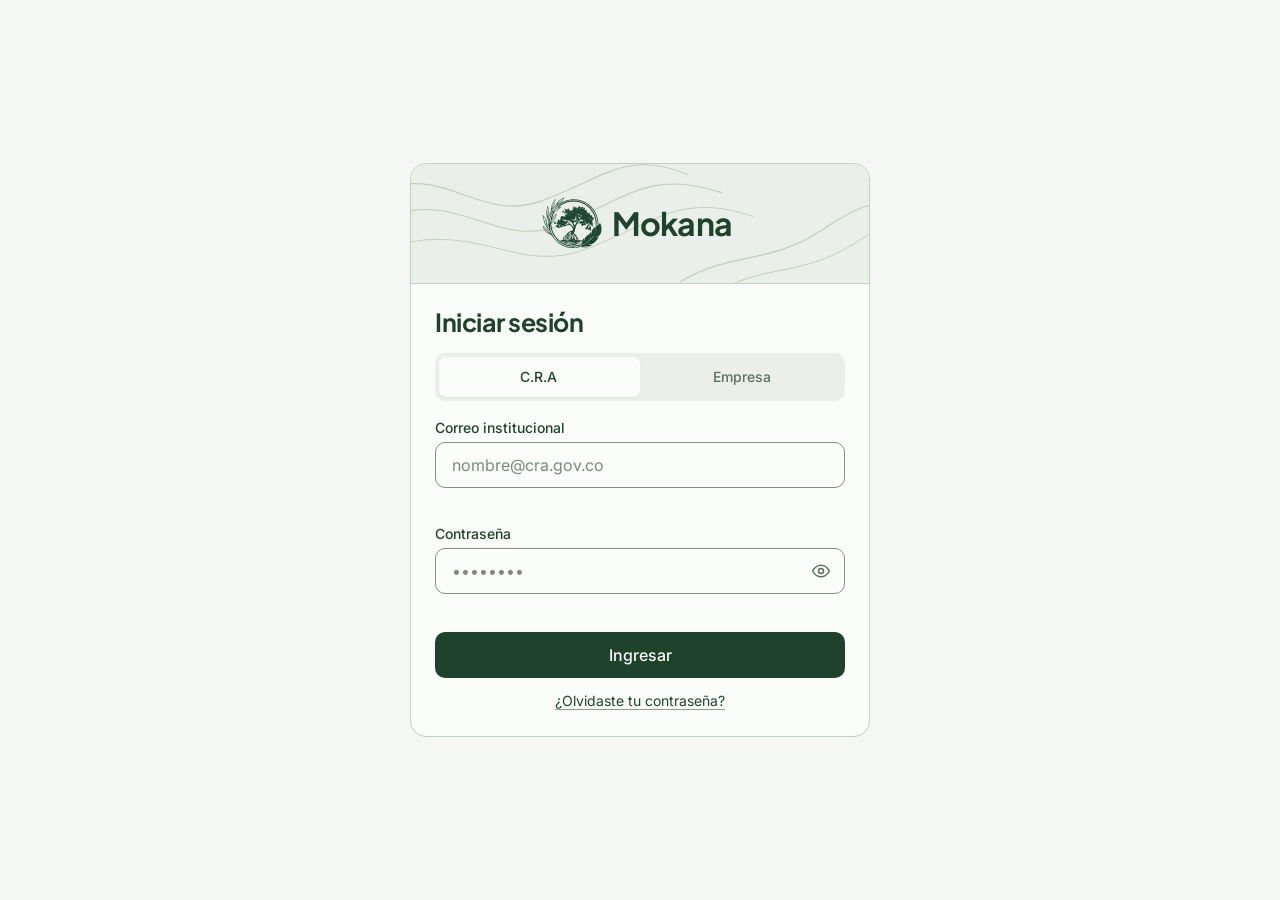
<file: previews/01-login/index.html>
<!DOCTYPE html>
<html lang="es">
<head>
  <meta charset="UTF-8" />
  <meta name="viewport" content="width=device-width, initial-scale=1.0" />
  <title>Iniciar sesión: Mokana</title>
  <meta
    name="description"
    content="Acceso al panel administrativo multitenant de Mokana."
  />
  <link rel="icon" type="image/svg+xml" href="./assets/favicon.svg" />
  <link rel="preconnect" href="https://fonts.googleapis.com" />
  <link rel="preconnect" href="https://fonts.gstatic.com" crossorigin />
  <link
    href="https://fonts.googleapis.com/css2?family=Inter:wght@400;500&family=Plus+Jakarta+Sans:wght@600;700&display=swap"
    rel="stylesheet"
  />
  <link rel="stylesheet" href="./css/tokens.css" />
  <link rel="stylesheet" href="./css/base.css" />
  <link rel="stylesheet" href="./css/login.css" />
</head>
<body>
  <main class="auth-shell">
    <section class="auth-card" aria-labelledby="login-heading">
      <!-- Cabecera cartográfica con isotipo base en verde oscuro + título de lado -->
      <header class="auth-brand reveal-item" style="--i: 0">
        <svg
          class="auth-topo"
          viewBox="0 0 460 130"
          fill="none"
          aria-hidden="true"
          preserveAspectRatio="xMidYMid slice"
        >
          <path
            d="M-20 28 C 40 12, 72 64, 132 42 C 192 20, 218 -10, 278 16"
            stroke="currentColor"
            stroke-width="1.2"
          />
          <path
            d="M-20 56 C 54 34, 88 92, 152 66 C 216 40, 240 10, 312 34"
            stroke="currentColor"
            stroke-width="1.1"
          />
          <path
            d="M-20 88 C 68 62, 108 118, 178 90 C 248 62, 272 34, 344 58"
            stroke="currentColor"
            stroke-width="1"
          />
          <path
            d="M270 124 C 322 92, 356 108, 412 72 C 442 52, 462 42, 480 46"
            stroke="currentColor"
            stroke-width="1.2"
          />
          <path
            d="M310 132 C 358 106, 392 118, 444 86 C 462 74, 474 68, 485 70"
            stroke="currentColor"
            stroke-width="1"
          />
        </svg>

        <a
          class="auth-logo-link"
          href="#login-heading"
          aria-label="Mokana"
        >
          <img
            class="auth-isotipo"
            src="./assets/mokana-isotipo-verde.svg"
            alt=""
            width="64"
            height="64"
          />
          <span class="auth-wordmark">Mokana</span>
        </a>
      </header>

      <!-- Cuerpo minimalista e intuitivo -->
      <div class="auth-body">
        <h1 id="login-heading" class="auth-title reveal-item" style="--i: 1">
          Iniciar sesión
        </h1>

        <!-- Selector de perfil multitenant -->
        <div
          id="tenant-switch"
          class="tenant-switch reveal-item"
          style="--i: 2"
          data-active="cra"
          role="group"
          aria-label="Tipo de acceso"
        >
          <span class="tenant-indicator" aria-hidden="true"></span>
          <button
            type="button"
            class="tenant-btn"
            data-tenant="cra"
            aria-pressed="true"
          >
            C.R.A
          </button>
          <button
            type="button"
            class="tenant-btn"
            data-tenant="subscriber"
            aria-pressed="false"
          >
            Empresa
          </button>
        </div>

        <!-- Formulario PHP-ready: action="/auth/login.php" -->
        <form
          id="login-form"
          class="auth-form reveal-item"
          style="--i: 3"
          method="post"
          action=""
          data-endpoint=""
          novalidate
        >
          <input type="hidden" id="tenant-type" name="tenant_type" value="cra" />
          <!-- PHP: <input type="hidden" name="csrf_token" value="<?= htmlspecialchars($csrfToken, ENT_QUOTES, 'UTF-8') ?>" /> -->

          <div
            id="form-notice"
            class="form-notice"
            role="status"
            aria-live="polite"
            data-visible="false"
          ></div>

          <div class="field-group">
            <label id="email-label" class="field-label" for="email">
              Correo institucional
            </label>
            <div class="field-control">
              <input
                id="email"
                name="email"
                type="email"
                class="field-input"
                autocomplete="email"
                inputmode="email"
                placeholder="nombre@cra.gov.co"
                aria-required="true"
                aria-describedby="email-message"
                required
              />
            </div>
            <p id="email-message" class="field-message"></p>
          </div>

          <div class="field-group">
            <label class="field-label" for="password">Contraseña</label>
            <div class="field-control">
              <input
                id="password"
                name="password"
                type="password"
                class="field-input field-input--with-action"
                autocomplete="current-password"
                placeholder="••••••••"
                aria-required="true"
                aria-describedby="password-message"
                required
              />
              <button
                id="toggle-password"
                type="button"
                class="field-action"
                aria-label="Mostrar contraseña"
                aria-pressed="false"
              >
                <svg
                  id="icon-eye-open"
                  viewBox="0 0 24 24"
                  fill="none"
                  stroke="currentColor"
                  stroke-width="1.8"
                  stroke-linecap="round"
                  stroke-linejoin="round"
                  aria-hidden="true"
                >
                  <path d="M2 12s3.5-7 10-7 10 7 10 7-3.5 7-10 7-10-7-10-7Z" />
                  <circle cx="12" cy="12" r="3" />
                </svg>
                <svg
                  id="icon-eye-closed"
                  viewBox="0 0 24 24"
                  fill="none"
                  stroke="currentColor"
                  stroke-width="1.8"
                  stroke-linecap="round"
                  stroke-linejoin="round"
                  aria-hidden="true"
                  style="display: none"
                >
                  <path d="M9.88 9.88a3 3 0 1 0 4.24 4.24" />
                  <path d="M10.73 5.08A10.43 10.43 0 0 1 12 5c6.5 0 10 7 10 7a13.16 13.16 0 0 1-1.67 2.68" />
                  <path d="M6.61 6.61A13.52 13.52 0 0 0 2 12s3.5 7 10 7a9.74 9.74 0 0 0 5.39-1.61" />
                  <line x1="2" y1="2" x2="22" y2="22" />
                </svg>
              </button>
            </div>
            <p id="password-message" class="field-message"></p>
          </div>

          <button
            id="submit-btn"
            type="submit"
            class="btn-primary"
            data-loading="false"
          >
            <span class="btn-spinner keep-motion" aria-hidden="true"></span>
            <span id="submit-label">Ingresar</span>
          </button>

          <div class="auth-meta-row">
            <a class="auth-link" href="#recuperar-acceso">¿Olvidaste tu contraseña?</a>
          </div>
        </form>
      </div>
    </section>
  </main>

  <script src="./js/login.js" defer></script>
</body>
</html>
</file>
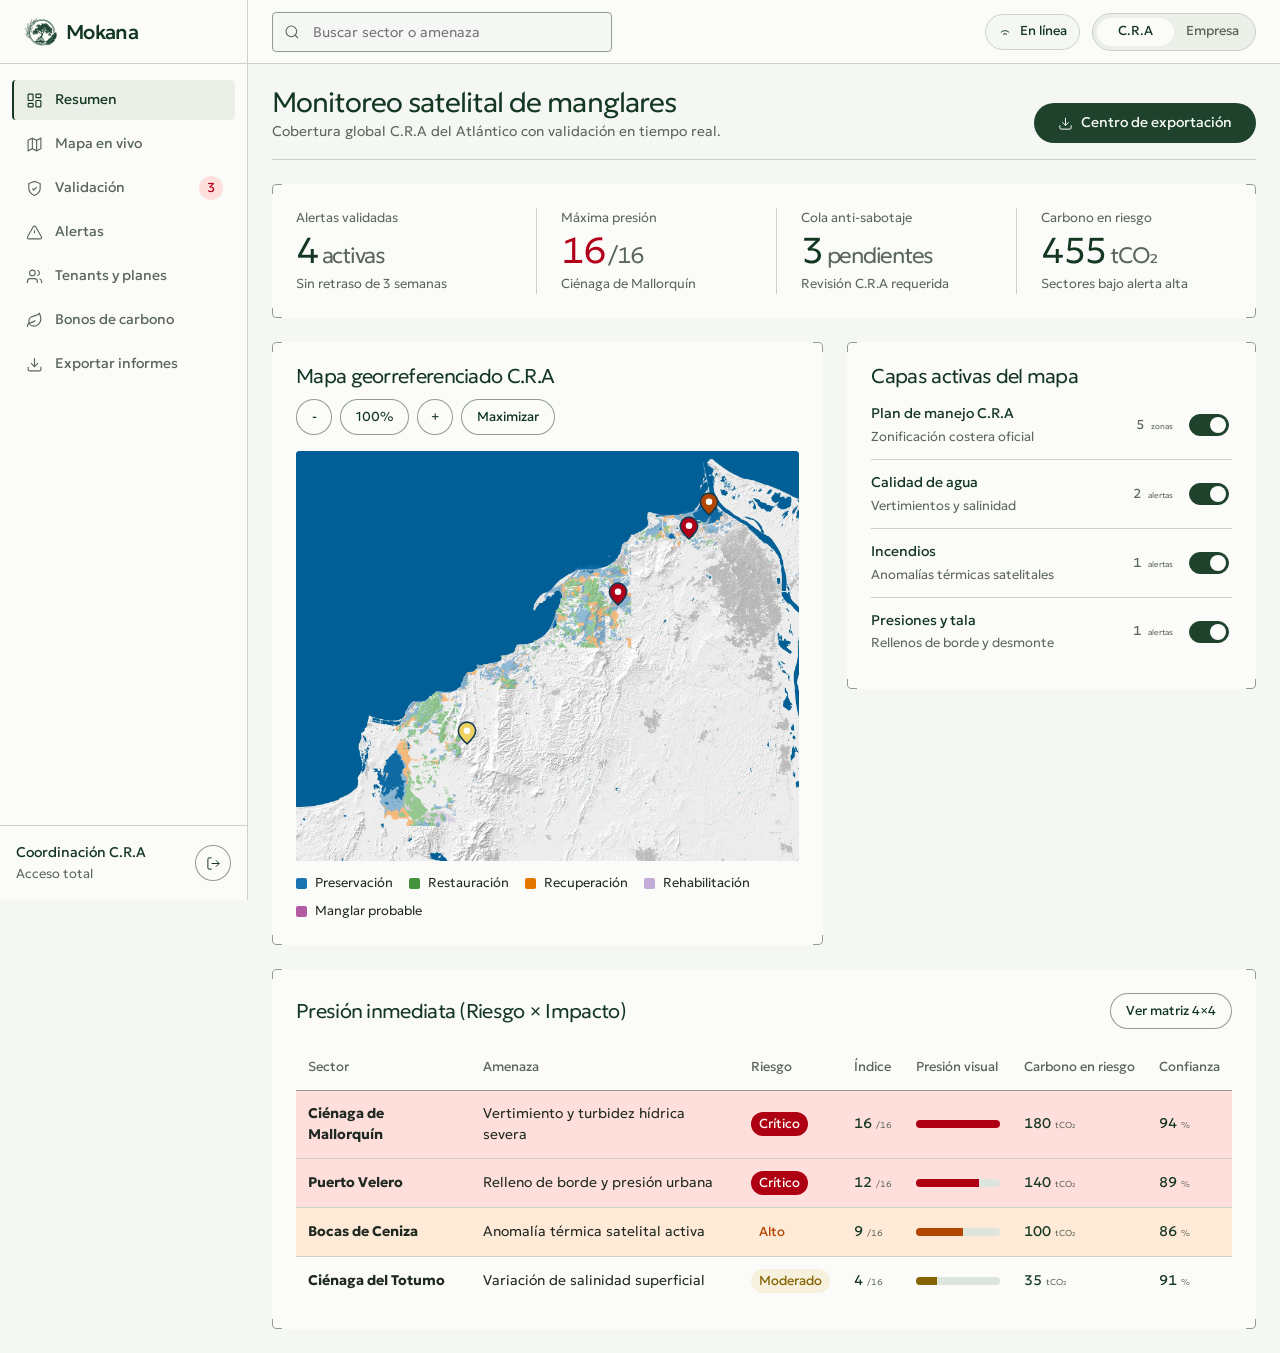
<file: previews/02-dashboard/index.html>
<!DOCTYPE html>
<html lang="es">
<head>
  <meta charset="UTF-8" />
  <meta name="viewport" content="width=device-width, initial-scale=1.0" />
  <title>Panel administrativo: Mokana</title>
  <meta
    name="description"
    content="Panel administrativo multitenant de Mokana para monitoreo satelital de manglares, matriz Riesgo por Impacto, validación anti-sabotaje y exportación de informes."
  />
  <link rel="icon" type="image/svg+xml" href="./assets/favicon.svg" />
  <link rel="preconnect" href="https://fonts.googleapis.com" />
  <link rel="preconnect" href="https://fonts.gstatic.com" crossorigin />
  <link
    href="https://fonts.googleapis.com/css2?family=Geologica:wght,CRSV,SHRP@200..500,0,0..100&display=swap"
    rel="stylesheet"
  />
  <link rel="stylesheet" href="./css/tokens.css" />
  <link rel="stylesheet" href="./css/base.css" />
  <link rel="stylesheet" href="./css/dashboard.css" />
</head>
<body>
  <div class="app-shell">
    <!-- Barra lateral: 7 módulos funcionales -->
    <aside id="sidebar" class="sidebar" aria-label="Navegación principal" data-open="false">
      <div class="sidebar-brand">
        <a class="brand-lockup" href="#resumen" aria-label="Mokana, inicio">
          <img class="brand-isotipo" src="./assets/mokana-isotipo-verde.svg" alt="" width="34" height="34" />
          <span class="brand-wordmark">Mokana</span>
        </a>
      </div>

      <nav class="sidebar-nav">
        <button type="button" class="nav-item" data-view="resumen" aria-current="page">
          <svg viewBox="0 0 24 24" fill="none" stroke="currentColor" stroke-width="1.6" aria-hidden="true">
            <rect x="3" y="3" width="7" height="9" rx="1" />
            <rect x="14" y="3" width="7" height="5" rx="1" />
            <rect x="14" y="12" width="7" height="9" rx="1" />
            <rect x="3" y="16" width="7" height="5" rx="1" />
          </svg>
          <span>Resumen</span>
        </button>

        <button type="button" class="nav-item" data-view="mapa">
          <svg viewBox="0 0 24 24" fill="none" stroke="currentColor" stroke-width="1.6" aria-hidden="true">
            <polygon points="3 6 9 3 15 6 21 3 21 18 15 21 9 18 3 21" />
            <line x1="9" y1="3" x2="9" y2="18" />
            <line x1="15" y1="6" x2="15" y2="21" />
          </svg>
          <span>Mapa en vivo</span>
        </button>

        <button type="button" class="nav-item" data-view="validacion" data-role-only="cra">
          <svg viewBox="0 0 24 24" fill="none" stroke="currentColor" stroke-width="1.6" aria-hidden="true">
            <path d="M12 22s8-4 8-10V5l-8-3-8 3v7c0 6 8 10 8 10Z" />
            <path d="m9 12 2 2 4-4" />
          </svg>
          <span>Validación</span>
          <span id="nav-pending-count" class="nav-count">3</span>
        </button>

        <button type="button" class="nav-item" data-view="alertas">
          <svg viewBox="0 0 24 24" fill="none" stroke="currentColor" stroke-width="1.6" aria-hidden="true">
            <path d="m21.73 18-8-14a2 2 0 0 0-3.48 0l-8 14A2 2 0 0 0 4 21h16a2 2 0 0 0 1.73-3Z" />
            <line x1="12" y1="9" x2="12" y2="13" />
            <line x1="12" y1="17" x2="12.01" y2="17" />
          </svg>
          <span>Alertas</span>
        </button>

        <button type="button" class="nav-item" data-view="tenants" data-role-only="cra">
          <svg viewBox="0 0 24 24" fill="none" stroke="currentColor" stroke-width="1.6" aria-hidden="true">
            <path d="M16 21v-2a4 4 0 0 0-4-4H6a4 4 0 0 0-4 4v2" />
            <circle cx="9" cy="7" r="4" />
            <path d="M22 21v-2a4 4 0 0 0-3-3.87" />
            <path d="M16 3.13a4 4 0 0 1 0 7.75" />
          </svg>
          <span>Tenants y planes</span>
        </button>

        <button type="button" class="nav-item" data-view="suscripcion" data-role-only="subscriber" data-hidden-role="true">
          <svg viewBox="0 0 24 24" fill="none" stroke="currentColor" stroke-width="1.6" aria-hidden="true">
            <rect x="2" y="5" width="20" height="14" rx="2" />
            <line x1="2" y1="10" x2="22" y2="10" />
          </svg>
          <span>Mi suscripción</span>
        </button>

        <button type="button" class="nav-item" data-view="bonos">
          <svg viewBox="0 0 24 24" fill="none" stroke="currentColor" stroke-width="1.6" aria-hidden="true">
            <path d="M11 20A7 7 0 0 1 9.8 6.1C15.5 5 17 4.48 19 2c1 2 2 4.18 2 8 0 5.5-4.78 10-10 10Z" />
            <path d="M2 21c0-3 1.85-5.36 5.08-6C9.5 14.52 12 13 13 12" />
          </svg>
          <span>Bonos de carbono</span>
        </button>

        <button type="button" class="nav-item" data-view="exportar">
          <svg viewBox="0 0 24 24" fill="none" stroke="currentColor" stroke-width="1.6" aria-hidden="true">
            <path d="M21 15v4a2 2 0 0 1-2 2H5a2 2 0 0 1-2-2v-4" />
            <polyline points="7 10 12 15 17 10" />
            <line x1="12" y1="15" x2="12" y2="3" />
          </svg>
          <span>Exportar informes</span>
        </button>
      </nav>

      <div class="sidebar-footer">
        <div class="user-meta">
          <span id="sidebar-user" class="user-name">Coordinación C.R.A</span>
          <span id="sidebar-role" class="user-role">Acceso total</span>
        </div>
        <a class="btn-line btn-icon" href="../01-login/index.html" aria-label="Cerrar sesión" title="Cerrar sesión">
          <svg viewBox="0 0 24 24" fill="none" stroke="currentColor" stroke-width="1.6" aria-hidden="true">
            <path d="M9 21H5a2 2 0 0 1-2-2V5a2 2 0 0 1 2-2h4" />
            <polyline points="16 17 21 12 16 7" />
            <line x1="21" y1="12" x2="9" y2="12" />
          </svg>
        </a>
      </div>
    </aside>

    <!-- Columna principal -->
    <div class="main-area">
      <header class="topbar">
        <div class="topbar-left">
          <button id="menu-toggle" type="button" class="menu-btn" aria-label="Abrir menú" aria-expanded="false">
            <svg width="18" height="18" viewBox="0 0 24 24" fill="none" stroke="currentColor" stroke-width="1.6" aria-hidden="true">
              <line x1="3" y1="6" x2="21" y2="6" />
              <line x1="3" y1="12" x2="21" y2="12" />
              <line x1="3" y1="18" x2="21" y2="18" />
            </svg>
          </button>

          <div class="search-wrap">
            <svg class="search-icon" viewBox="0 0 24 24" fill="none" stroke="currentColor" stroke-width="1.6" aria-hidden="true">
              <circle cx="11" cy="11" r="8" />
              <line x1="21" y1="21" x2="16.65" y2="16.65" />
            </svg>
            <input id="search-global" type="search" class="search-input" placeholder="Buscar sector o amenaza" aria-label="Buscar sector o amenaza" />
          </div>
        </div>

        <div class="topbar-right">
          <div id="net-status" class="status-chip" role="status" aria-live="polite" data-offline="false">
            <svg viewBox="0 0 24 24" fill="none" stroke="currentColor" stroke-width="1.6" aria-hidden="true">
              <path d="M5 12.55a11 11 0 0 1 14.08 0" />
              <path d="M8.53 16.11a6 6 0 0 1 6.95 0" />
              <line x1="12" y1="20" x2="12.01" y2="20" />
            </svg>
            <span id="net-label">En línea</span>
          </div>

          <button id="btn-sync-offline" type="button" class="btn-line" style="display: none">
            Sincronizar cola
          </button>

          <div id="role-switch" class="role-switch" data-role="cra" role="group" aria-label="Vista por perfil">
            <span class="role-indicator" aria-hidden="true"></span>
            <button type="button" class="role-btn" data-role="cra" aria-pressed="true">C.R.A</button>
            <button type="button" class="role-btn" data-role="subscriber" aria-pressed="false">Empresa</button>
          </div>
        </div>
      </header>

      <main class="content">
        <!-- VISTA 1: RESUMEN -->
        <section id="view-resumen" class="view-panel" data-active="true" aria-labelledby="resumen-title">
          <div class="page-head">
            <div>
              <h1 id="resumen-title" class="page-title">Monitoreo satelital de manglares</h1>
              <p id="resumen-subtitle" class="page-subtitle">Cobertura global C.R.A del Atlántico con validación en tiempo real.</p>
            </div>
            <button id="btn-go-export" type="button" class="btn-pill">
              <svg viewBox="0 0 24 24" fill="none" stroke="currentColor" stroke-width="1.6" aria-hidden="true">
                <path d="M21 15v4a2 2 0 0 1-2 2H5a2 2 0 0 1-2-2v-4" />
                <polyline points="7 10 12 15 17 10" />
                <line x1="12" y1="15" x2="12" y2="3" />
              </svg>
              <span>Centro de exportación</span>
            </button>
          </div>

          <!-- Franja KPI estilo Vantage con corner ticks -->
          <div class="ticks">
            <div class="kpi-strip">
              <div class="kpi-cell">
                <span id="kpi-1-label" class="kpi-label">Alertas validadas</span>
                <div id="kpi-1-val" class="kpi-figure num">4<span class="u">activas</span></div>
                <span id="kpi-1-note" class="kpi-note">Sin retraso de 3 semanas</span>
              </div>
              <div class="kpi-cell">
                <span id="kpi-2-label" class="kpi-label">Máxima presión</span>
                <div id="kpi-2-val" class="kpi-figure kpi-figure--alert num">16<span class="u">/16</span></div>
                <span id="kpi-2-note" class="kpi-note">Ciénaga de Mallorquín</span>
              </div>
              <div class="kpi-cell">
                <span id="kpi-3-label" class="kpi-label">Cola anti-sabotaje</span>
                <div id="kpi-3-val" class="kpi-figure num">3<span class="u">pendientes</span></div>
                <span id="kpi-3-note" class="kpi-note">Revisión C.R.A requerida</span>
              </div>
              <div class="kpi-cell">
                <span id="kpi-4-label" class="kpi-label">Carbono en riesgo</span>
                <div id="kpi-4-val" class="kpi-figure num">420<span class="u">tCO₂</span></div>
                <span id="kpi-4-note" class="kpi-note">Sectores bajo alerta alta</span>
              </div>
            </div>
          </div>

          <!-- Mapa compacto + Panel derecho adaptativo -->
          <div class="split-grid">
            <article class="ticks">
              <div class="panel-head">
                <h2 class="panel-title">Mapa georreferenciado C.R.A</h2>
                <div class="toolbar-row">
                  <button id="zoom-out" type="button" class="btn-line btn-icon" aria-label="Alejar mapa">-</button>
                  <button id="zoom-reset" type="button" class="btn-line">100%</button>
                  <button id="zoom-in" type="button" class="btn-line btn-icon" aria-label="Acercar mapa">+</button>
                  <button id="btn-maximize-map" type="button" class="btn-line">Maximizar</button>
                </div>
              </div>

              <div id="map-viewport" class="map-viewport" role="region" aria-label="Mapa de manglares del Atlántico">
                <div id="map-stage" class="map-stage" data-dragging="false">
                  <img class="map-base" src="./assets/map/relieve.jpg" alt="Relieve costero del Atlántico" width="691" height="641" draggable="false" />
                  <img id="map-plan-img" class="map-overlay" src="./assets/map/plan.png" alt="" width="691" height="641" data-hidden="false" draggable="false" />
                  <div id="map-pins" class="map-pins"></div>
                </div>
                <div id="map-popover" class="map-popover" role="status" aria-live="polite" data-open="false">
                  <div class="panel-head" style="margin-bottom: 0">
                    <strong id="popover-zone" class="ruled-title"></strong>
                    <button id="popover-close" type="button" class="btn-line btn-icon" aria-label="Cerrar">×</button>
                  </div>
                  <span id="popover-threat" class="ruled-desc"></span>
                  <span id="popover-score" class="ruled-desc num"></span>
                </div>
              </div>

              <div class="map-legend">
                <span class="legend-item"><span class="legend-swatch swatch--preservacion"></span>Preservación</span>
                <span class="legend-item"><span class="legend-swatch swatch--restauracion"></span>Restauración</span>
                <span class="legend-item"><span class="legend-swatch swatch--recuperacion"></span>Recuperación</span>
                <span class="legend-item"><span class="legend-swatch swatch--rehabilitacion"></span>Rehabilitación</span>
                <span class="legend-item"><span class="legend-swatch swatch--manglar"></span>Manglar probable</span>
              </div>
            </article>

            <!-- Capas con Switches estilo Vantage + Resumen de acción -->
            <article class="ticks">
              <div class="panel-head">
                <h2 class="panel-title">Capas activas del mapa</h2>
              </div>
              <div class="ruled-list">
                <label class="ruled-row">
                  <span class="ruled-copy">
                    <span class="ruled-title">Plan de manejo C.R.A</span>
                    <span class="ruled-desc">Zonificación costera oficial</span>
                  </span>
                  <span class="ruled-right">
                    <span class="num ruled-desc">5 <span class="u">zonas</span></span>
                    <input id="sw-plan" type="checkbox" class="v-switch" checked />
                  </span>
                </label>
                <label class="ruled-row">
                  <span class="ruled-copy">
                    <span class="ruled-title">Calidad de agua</span>
                    <span class="ruled-desc">Vertimientos y salinidad</span>
                  </span>
                  <span class="ruled-right">
                    <span id="cnt-agua" class="num ruled-desc">2 <span class="u">alertas</span></span>
                    <input id="sw-agua" type="checkbox" class="v-switch layer-cat" data-cat="agua" checked />
                  </span>
                </label>
                <label class="ruled-row">
                  <span class="ruled-copy">
                    <span class="ruled-title">Incendios</span>
                    <span class="ruled-desc">Anomalías térmicas satelitales</span>
                  </span>
                  <span class="ruled-right">
                    <span id="cnt-incendio" class="num ruled-desc">1 <span class="u">alerta</span></span>
                    <input id="sw-incendio" type="checkbox" class="v-switch layer-cat" data-cat="incendio" checked />
                  </span>
                </label>
                <label class="ruled-row">
                  <span class="ruled-copy">
                    <span class="ruled-title">Presiones y tala</span>
                    <span class="ruled-desc">Rellenos de borde y desmonte</span>
                  </span>
                  <span class="ruled-right">
                    <span id="cnt-presion" class="num ruled-desc">1 <span class="u">alerta</span></span>
                    <input id="sw-presion" type="checkbox" class="v-switch layer-cat" data-cat="presion" checked />
                  </span>
                </label>
              </div>
            </article>
          </div>

          <!-- Vista previa de impacto psicológico Riesgo x Impacto -->
          <article class="ticks">
            <div class="panel-head">
              <h2 class="panel-title">Presión inmediata (Riesgo × Impacto)</h2>
              <button type="button" class="btn-line" data-jump-view="alertas">Ver matriz 4×4</button>
            </div>
            <div class="table-scroll">
              <table class="data-table">
                <thead>
                  <tr>
                    <th scope="col">Sector</th>
                    <th scope="col">Amenaza</th>
                    <th scope="col">Riesgo</th>
                    <th scope="col">Índice</th>
                    <th scope="col">Presión visual</th>
                    <th scope="col">Carbono en riesgo</th>
                    <th scope="col">Confianza</th>
                  </tr>
                </thead>
                <tbody id="summary-alerts-tbody"></tbody>
              </table>
            </div>
          </article>
        </section>

        <!-- VISTA 2: MAPA EN VIVO + REGISTRO GEORREFERENCIADO OFFLINE -->
        <section id="view-mapa" class="view-panel" data-active="false" aria-labelledby="mapa-live-title">
          <div class="page-head">
            <div>
              <h1 id="mapa-live-title" class="page-title">Mapa en vivo y reporte georreferenciado</h1>
              <p class="page-subtitle">Haz clic sobre el mapa del Atlántico para ubicar una nueva amenaza (funciona sin conexión).</p>
            </div>
          </div>

          <div class="split-grid">
            <article class="ticks">
              <div class="panel-head">
                <h2 class="panel-title">Territorio costero del Atlántico</h2>
                <span id="picked-coords" class="ruled-desc num">Sin punto fijado</span>
              </div>
              <div id="live-map-viewport" class="map-viewport map-viewport--tall" role="region" aria-label="Mapa para ubicar reporte">
                <div class="map-stage">
                  <img class="map-base" src="./assets/map/relieve.jpg" alt="Relieve del Atlántico" width="691" height="641" draggable="false" />
                  <img id="live-map-plan-img" class="map-overlay" src="./assets/map/plan.png" alt="" width="691" height="641" data-hidden="false" draggable="false" />
                  <div id="live-map-pins" class="map-pins"></div>
                </div>
              </div>
            </article>

            <article class="ticks">
              <div class="panel-head">
                <h2 class="panel-title">Nuevo reporte georreferenciado</h2>
              </div>
              <form id="report-form" class="form-stack" novalidate>
                <div class="field-group">
                  <label class="field-label" for="rep-zone">Sector del manglar</label>
                  <select id="rep-zone" class="field-select">
                    <option value="Ciénaga de Mallorquín">Ciénaga de Mallorquín</option>
                    <option value="Puerto Velero">Puerto Velero</option>
                    <option value="Bocas de Ceniza">Bocas de Ceniza</option>
                    <option value="Ciénaga del Totumo">Ciénaga del Totumo</option>
                    <option value="Salgar">Salgar</option>
                  </select>
                </div>
                <div class="field-group">
                  <label class="field-label" for="rep-cat">Tipo de amenaza</label>
                  <select id="rep-cat" class="field-select">
                    <option value="agua">Calidad de agua</option>
                    <option value="incendio">Incendio o anomalía térmica</option>
                    <option value="presion">Presión urbana o tala</option>
                  </select>
                </div>
                <div class="field-group">
                  <label class="field-label" for="rep-desc">Situación observada</label>
                  <input id="rep-desc" type="text" class="field-input" placeholder="Ej. Vertimiento de aguas residuales en borde norte" required />
                </div>
                <div class="split-grid split-grid--equal">
                  <div class="field-group">
                    <label class="field-label" for="rep-risk">Nivel de riesgo (1 a 4)</label>
                    <select id="rep-risk" class="field-select">
                      <option value="4">4 (Crítico)</option>
                      <option value="3">3 (Alto)</option>
                      <option value="2">2 (Moderado)</option>
                      <option value="1">1 (Bajo)</option>
                    </select>
                  </div>
                  <div class="field-group">
                    <label class="field-label" for="rep-impact">Factor de impacto (1 a 4)</label>
                    <select id="rep-impact" class="field-select">
                      <option value="4">4 (Crítico)</option>
                      <option value="3">3 (Alto)</option>
                      <option value="2">2 (Moderado)</option>
                      <option value="1">1 (Bajo)</option>
                    </select>
                  </div>
                </div>
                <p id="report-feedback" class="field-feedback" role="status" aria-live="polite"></p>
                <button type="submit" class="btn-pill">Enviar reporte</button>
              </form>
            </article>
          </div>
        </section>

        <!-- VISTA 3: VALIDACIÓN ANTI-SABOTAJE (SOLO C.R.A) -->
        <section id="view-validacion" class="view-panel" data-active="false" data-role-only="cra" aria-labelledby="val-title">
          <div class="page-head">
            <div>
              <h1 id="val-title" class="page-title">Validación anti-sabotaje</h1>
              <p class="page-subtitle">Verificación de 4 capas antes de publicar alertas a empresas suscriptoras o portal abierto.</p>
            </div>
          </div>

          <div class="split-grid">
            <article class="ticks">
              <div class="panel-head">
                <h2 class="panel-title">Reportes pendientes</h2>
              </div>
              <div id="undo-bar" class="undo-bar" role="status" aria-live="polite" data-visible="false">
                <span id="undo-text"></span>
                <button id="btn-undo" type="button" class="btn-line">Deshacer</button>
              </div>
              <div id="queue-list"></div>
            </article>

            <article class="ticks">
              <div class="panel-head">
                <h2 class="panel-title">Bitácora de auditoría y sabotajes bloqueados</h2>
              </div>
              <div id="audit-log" class="ruled-list"></div>
            </article>
          </div>
        </section>

        <!-- VISTA 4: ALERTAS + MATRIZ TÉRMICA 4x4 (IMPACTO PSICOLÓGICO) -->
        <section id="view-alertas" class="view-panel" data-active="false" aria-labelledby="alertas-title">
          <div class="page-head">
            <div>
              <h1 id="alertas-title" class="page-title">Matriz de Riesgo × Impacto</h1>
              <p class="page-subtitle">Haz clic en una celda térmica para aislar amenazas según severidad y daño ecosistémico.</p>
            </div>
            <button id="btn-clear-matrix" type="button" class="btn-line">Ver todas las celdas</button>
          </div>

          <div class="split-grid">
            <article class="ticks">
              <div class="panel-head">
                <h2 class="panel-title">Mapa térmico 4×4 (1 a 16)</h2>
                <span id="matrix-active-label" class="ruled-desc">Filtro: todas</span>
              </div>
              <div id="matrix-grid" class="matrix-grid" role="grid" aria-label="Matriz de Riesgo por Impacto"></div>
            </article>

            <article class="ticks">
              <div class="panel-head">
                <h2 class="panel-title">Criterio de escalamiento</h2>
              </div>
              <div class="ruled-list">
                <div class="ruled-row">
                  <span class="ruled-copy">
                    <span class="ruled-title">12 a 16 (Zona roja crítica)</span>
                    <span class="ruled-desc">Despacho inmediato C.R.A y alerta a planes Esencial, Pro y Enterprise.</span>
                  </span>
                  <span class="badge badge--critical">Emergencia</span>
                </div>
                <div class="ruled-row">
                  <span class="ruled-copy">
                    <span class="ruled-title">8 a 11 (Zona ámbar alta)</span>
                    <span class="ruled-desc">Intervención prioritaria y alerta en tiempo real a planes Pro y Enterprise.</span>
                  </span>
                  <span class="badge badge--high">Alto</span>
                </div>
                <div class="ruled-row">
                  <span class="ruled-copy">
                    <span class="ruled-title">4 a 7 (Zona moderada)</span>
                    <span class="ruled-desc">Seguimiento satelital continuo y reporte semanal.</span>
                  </span>
                  <span class="badge badge--moderate">Moderado</span>
                </div>
                <div class="ruled-row">
                  <span class="ruled-copy">
                    <span class="ruled-title">1 a 3 (Preventivo)</span>
                    <span class="ruled-desc">Registro base para trazabilidad y bonos de carbono Enterprise.</span>
                  </span>
                  <span class="badge badge--low">Bajo</span>
                </div>
              </div>
            </article>
          </div>

          <article class="ticks">
            <div class="panel-head">
              <h2 class="panel-title">Registro de alertas activas</h2>
              <span id="full-table-count" class="ruled-desc num"></span>
            </div>
            <div class="table-scroll">
              <table class="data-table">
                <thead>
                  <tr>
                    <th scope="col">Sector</th>
                    <th scope="col">Amenaza</th>
                    <th scope="col">Riesgo</th>
                    <th scope="col">Impacto</th>
                    <th scope="col">Índice</th>
                    <th scope="col">Presión visual</th>
                    <th scope="col">Confianza</th>
                  </tr>
                </thead>
                <tbody id="full-alerts-tbody"></tbody>
              </table>
            </div>
          </article>
        </section>

        <!-- VISTA 5A: TENANTS Y PLANES (SOLO C.R.A) -->
        <section id="view-tenants" class="view-panel" data-active="false" data-role-only="cra" aria-labelledby="tenants-title">
          <div class="page-head">
            <div>
              <h1 id="tenants-title" class="page-title">Tenants y suscripciones empresariales</h1>
              <p class="page-subtitle">Control multitenant de planes contratados y sectores visibles por organización.</p>
            </div>
          </div>

          <article class="ticks">
            <div class="table-scroll">
              <table class="data-table">
                <thead>
                  <tr>
                    <th scope="col">Organización</th>
                    <th scope="col">Tipo</th>
                    <th scope="col">Plan</th>
                    <th scope="col">Sectores habilitados</th>
                    <th scope="col">Estado</th>
                    <th scope="col">Acción</th>
                  </tr>
                </thead>
                <tbody id="tenants-tbody"></tbody>
              </table>
            </div>
          </article>
        </section>

        <!-- VISTA 5B: MI SUSCRIPCIÓN (SOLO EMPRESA) -->
        <section id="view-suscripcion" class="view-panel" data-active="false" data-role-only="subscriber" data-hidden-role="true" aria-labelledby="sub-title">
          <div class="page-head">
            <div>
              <h1 id="sub-title" class="page-title">Mi suscripción empresarial</h1>
              <p class="page-subtitle">Detalle del alcance contratado sobre el ecosistema de manglares del Atlántico.</p>
            </div>
          </div>

          <article class="ticks">
            <div class="ruled-list">
              <div class="ruled-row">
                <span class="ruled-copy"><span class="ruled-title">Plan actual</span><span class="ruled-desc">Alertas Alto y Crítico en tiempo real con exportación ejecutiva</span></span>
                <span class="badge badge--low">Plan Pro activo</span>
              </div>
              <div class="ruled-row">
                <span class="ruled-copy"><span class="ruled-title">Sectores cubiertos</span><span class="ruled-desc">Aislamiento multitenant configurado por C.R.A</span></span>
                <span class="num">Ciénaga de Mallorquín, Puerto Velero</span>
              </div>
              <div class="ruled-row">
                <span class="ruled-copy"><span class="ruled-title">Nivel mínimo de alerta</span><span class="ruled-desc">Índice Riesgo × Impacto igual o superior a 8/16</span></span>
                <span class="num">8<span class="u">/16</span></span>
              </div>
            </div>
          </article>
        </section>

        <!-- VISTA 6: BONOS DE CARBONO E INCENTIVOS -->
        <section id="view-bonos" class="view-panel" data-active="false" aria-labelledby="bonos-title">
          <div class="page-head">
            <div>
              <h1 id="bonos-title" class="page-title">Bonos de carbono e incentivos</h1>
              <p class="page-subtitle">Motivantes de participación para empresas privadas y personas naturales.</p>
            </div>
          </div>

          <div class="split-grid split-grid--equal">
            <article class="ticks">
              <div class="panel-head">
                <h2 class="panel-title">Bonos de carbono empresariales</h2>
              </div>
              <div class="ruled-list">
                <div class="ruled-row">
                  <span class="ruled-copy"><span class="ruled-title">Stock trazable en sectores monitoreados</span><span class="ruled-desc">Respaldo para certificación ESG</span></span>
                  <span class="kpi-figure num">1,280<span class="u">tCO₂</span></span>
                </div>
                <div class="ruled-row">
                  <span class="ruled-copy"><span class="ruled-title">Biomasa salvaguardada por alertas tempranas</span><span class="ruled-desc">Respuesta en tiempo real vs 3 semanas</span></span>
                  <span class="num">420<span class="u">tCO₂</span></span>
                </div>
              </div>
            </article>

            <article class="ticks">
              <div class="panel-head">
                <h2 class="panel-title">Bonos para personas naturales</h2>
              </div>
              <div class="ruled-list">
                <div class="ruled-row">
                  <span class="ruled-copy"><span class="ruled-title">Reportes ciudadanos validados</span><span class="ruled-desc">Cada reporte verificado suma incentivos locales</span></span>
                  <span id="citizen-bonds-count" class="kpi-figure num">4<span class="u">bonos</span></span>
                </div>
                <div class="ruled-row">
                  <span class="ruled-copy"><span class="ruled-title">Filtro anti-sabotaje activo</span><span class="ruled-desc">Solo reportes aprobados por C.R.A acreditan bonos</span></span>
                  <span class="badge badge--low">Verificado</span>
                </div>
              </div>
            </article>
          </div>
        </section>

        <!-- VISTA 7: CENTRO ÚNICO DE EXPORTACIÓN E INFORMES -->
        <section id="view-exportar" class="view-panel" data-active="false" aria-labelledby="export-title">
          <div class="page-head">
            <div>
              <h1 id="export-title" class="page-title">Centro de exportación e informes</h1>
              <p class="page-subtitle">Descarga datos técnicos y muestras ejecutivas filtradas según tu perfil actual.</p>
            </div>
          </div>

          <article class="ticks">
            <div class="panel-head">
              <h2 class="panel-title">Formatos disponibles</h2>
              <span id="export-scope-label" class="ruled-desc">Alcance: C.R.A (todos los sectores)</span>
            </div>
            <div class="export-grid">
              <div class="export-option">
                <div class="ruled-copy">
                  <strong class="ruled-title">Tabla analítica CSV</strong>
                  <span class="ruled-desc">Compatible con Excel y hojas de cálculo para auditoría de alertas y puntajes.</span>
                </div>
                <button id="exp-csv" type="button" class="btn-pill">Descargar CSV</button>
              </div>
              <div class="export-option">
                <div class="ruled-copy">
                  <strong class="ruled-title">Capa geográfica GeoJSON</strong>
                  <span class="ruled-desc">Coordenadas y severidades listas para abrir en QGIS o plataformas C.R.A.</span>
                </div>
                <button id="exp-geojson" type="button" class="btn-line">Descargar GeoJSON</button>
              </div>
              <div class="export-option">
                <div class="ruled-copy">
                  <strong class="ruled-title">Informe ejecutivo PDF</strong>
                  <span class="ruled-desc">Genera una vista limpia lista para imprimir o guardar como PDF.</span>
                </div>
                <button id="exp-pdf" type="button" class="btn-line">Imprimir / Guardar PDF</button>
              </div>
            </div>
          </article>
        </section>
      </main>
    </div>
  </div>

  <!-- Diálogo nativo para Maximizar / Minimizar el Mapa C.R.A -->
  <dialog id="map-dialog" class="map-dialog" aria-labelledby="dialog-map-title">
    <header class="dialog-header">
      <h2 id="dialog-map-title" class="panel-title">Mapa georreferenciado C.R.A (vista expandida)</h2>
      <div class="toolbar-row">
        <button id="dialog-zoom-out" type="button" class="btn-line btn-icon" aria-label="Alejar mapa">-</button>
        <button id="dialog-zoom-reset" type="button" class="btn-line">100%</button>
        <button id="dialog-zoom-in" type="button" class="btn-line btn-icon" aria-label="Acercar mapa">+</button>
        <button id="btn-minimize-map" type="button" class="btn-pill">Minimizar</button>
      </div>
    </header>
    <div class="dialog-map-body">
      <div id="dialog-map-viewport" class="map-viewport map-viewport--full" role="region" aria-label="Mapa expandido del Atlántico">
        <div id="dialog-map-stage" class="map-stage" data-dragging="false">
          <img class="map-base" src="./assets/map/relieve.jpg" alt="Relieve del Atlántico" width="691" height="641" draggable="false" />
          <img id="dialog-map-plan-img" class="map-overlay" src="./assets/map/plan.png" alt="" width="691" height="641" data-hidden="false" draggable="false" />
          <div id="dialog-map-pins" class="map-pins"></div>
        </div>
      </div>
    </div>
    <footer class="dialog-footer">
      <div class="map-legend">
        <span class="legend-item"><span class="legend-swatch swatch--preservacion"></span>Preservación</span>
        <span class="legend-item"><span class="legend-swatch swatch--restauracion"></span>Restauración</span>
        <span class="legend-item"><span class="legend-swatch swatch--recuperacion"></span>Recuperación</span>
        <span class="legend-item"><span class="legend-swatch swatch--rehabilitacion"></span>Rehabilitación</span>
        <span class="legend-item"><span class="legend-swatch swatch--manglar"></span>Manglar probable</span>
      </div>
    </footer>
  </dialog>

  <script src="./js/dashboard.js" defer></script>
</body>
</html>
</file>
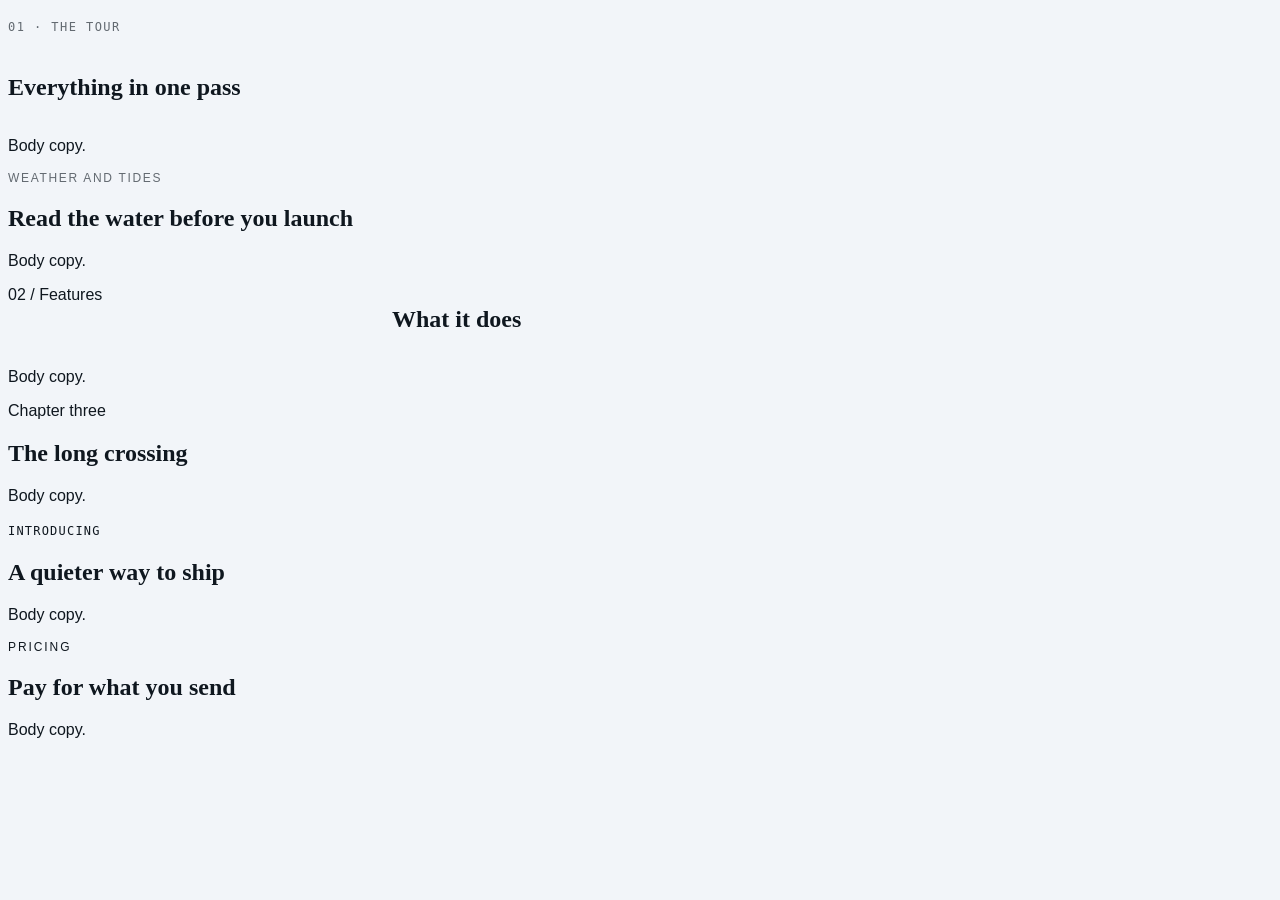
<file: .agents/skills/hallmark/scripts/fixtures/eyebrow-fail/index.html>
<!doctype html>
<!--
  Gate 54 fixture: MUST FAIL, six times.

  Every case here was invisible to the pre-1.3 detector, which keyed on
  `grid-template-columns` in the CSS and so only ever saw one geometry.
  Assertion (run from this directory):

    node ../../sloplint.mjs . --json | node -e "let s='';process.stdin.on('data',d=>s+=d).on('end',()=>console.log(JSON.parse(s).findings.filter(f=>f.gate==='54'&&f.grade==='FAIL').length))"
    # expected: 6

  Scoped to gate 54 on purpose: this file is deliberately slop in other ways too.
-->
<html lang="en">
<head>
<meta charset="utf-8">
<meta name="viewport" content="width=device-width, initial-scale=1">
<title>Gate 54 eyebrow fixture (must fail)</title>
<style>
/* Hallmark · macrostructure: fixture · tone: n/a · anchor hue: 250 · hero: Settled/H1 */
/* Hallmark · pre-emit critique: P3 H3 E3 S3 R3 V3 · weakest: all - this is a fixture */
:root {
  --color-paper: oklch(97% 0.006 250); --color-ink: oklch(20% 0.02 250);
  --color-muted: oklch(52% 0.015 250);
  --font-display: "Fraunces", serif; --font-body: "Public Sans", sans-serif;
  --font-label: "Geist Mono", monospace;
  --text-xs: 0.75rem; --tracking-label: 0.12em;
}
html, body { overflow-x: clip; }
body { background: var(--color-paper); color: var(--color-ink); font-family: var(--font-body); }
h1, h2, h3 { font-family: var(--font-display); }

/* 1: flex column. No grid anywhere; the old check could not see this. */
.a__head { display: flex; flex-direction: column; gap: 0.5rem; }
.a__eyebrow { font-family: var(--font-label); text-transform: uppercase;
  letter-spacing: var(--tracking-label); font-size: var(--text-xs); color: var(--color-muted); }

/* 2: plain block stack, and a class name outside the label vocabulary.
       Caught by resolved CSS alone: uppercase + tracking + small size. */
.b__strand { text-transform: uppercase; letter-spacing: 0.14em; font-size: 0.75rem;
  color: var(--color-muted); }

/* 3: the classic side-by-side grid. Regression guard for the old behaviour. */
.c__head { display: grid; grid-template-columns: minmax(0, 0.4fr) minmax(0, 1fr); gap: 2rem; }

/* 4: multi-column head declared ONLY inside a max-width block. The old check
       skipped every max-width rule, so this shape was a free pass. */
@media (max-width: 48rem) {
  .d__head { display: grid; grid-template-columns: 1fr 2fr; }
}

/* 5: class-less heading. The old check required a semantic match on the head
       wrapper's own classes to even look. */
.e__mark { font-family: var(--font-label); text-transform: uppercase;
  letter-spacing: 0.1em; font-size: 0.75rem; }

/* 6: "overline" was not in the old vocabulary at all. */
.overline { font-size: 0.75rem; letter-spacing: 0.16em; text-transform: uppercase; }
</style>
</head>
<body>

<!-- 1 · flex column stack -->
<section>
  <div class="a__head">
    <p class="a__eyebrow">01 · The tour</p>
    <h2>Everything in one pass</h2>
  </div>
  <p>Body copy.</p>
</section>

<!-- 2 · plain block stack, non-vocabulary class, CSS signals only -->
<section>
  <div>
    <p class="b__strand">Weather and tides</p>
    <h2>Read the water before you launch</h2>
  </div>
  <p>Body copy.</p>
</section>

<!-- 3 · side-by-side grid (the only shape the old gate caught) -->
<section>
  <div class="c__head">
    <span class="eyebrow">02 / Features</span>
    <h2>What it does</h2>
  </div>
  <p>Body copy.</p>
</section>

<!-- 4 · two-column head hidden inside a max-width query -->
<section>
  <div class="d__head">
    <span class="kicker">Chapter three</span>
    <h2>The long crossing</h2>
  </div>
  <p>Body copy.</p>
</section>

<!-- 5 · class-less heading under a labelled span -->
<section>
  <div>
    <span class="e__mark">Introducing</span>
    <h2>A quieter way to ship</h2>
  </div>
  <p>Body copy.</p>
</section>

<!-- 6 · the word the old vocabulary never knew -->
<section>
  <div>
    <p class="overline">Pricing</p>
    <h2>Pay for what you send</h2>
  </div>
  <p>Body copy.</p>
</section>

</body>
</html>
</file>
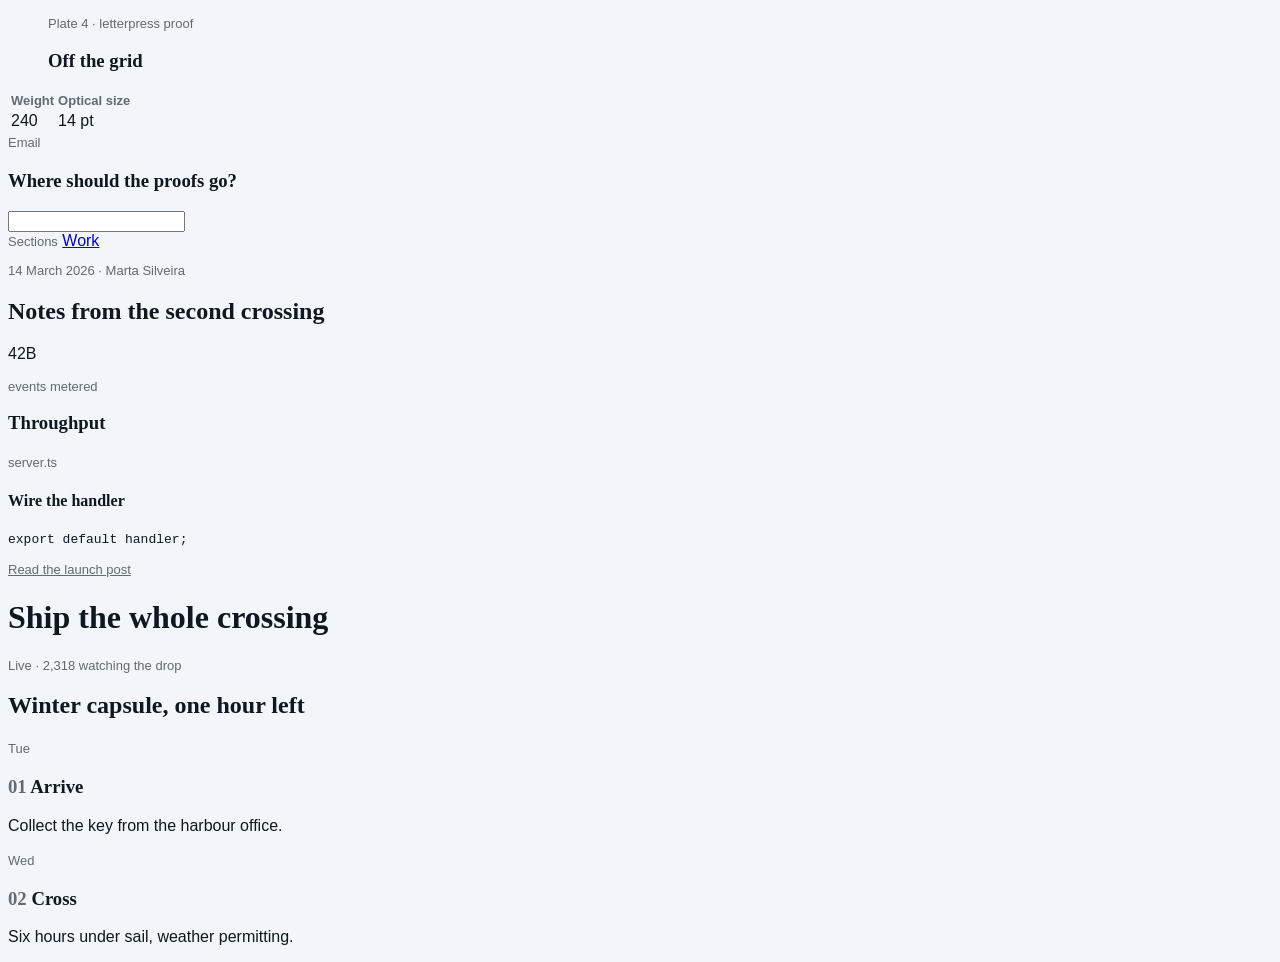
<file: .agents/skills/hallmark/scripts/fixtures/eyebrow-pass/index.html>
<!doctype html>
<!--
  Gate 54 fixture: MUST NOT FAIL.

  Ten shapes that look like an eyebrow to a naive detector and are not one.
  Each carries a fact, a destination, or an identifier the reader would
  otherwise lack: the exceptions gate 54 lists in references/gates.md.

  Assertion (run from this directory):

    node ../../sloplint.mjs . --json | node -e "let s='';process.stdin.on('data',d=>s+=d).on('end',()=>console.log(JSON.parse(s).findings.filter(f=>f.gate==='54').length))"
    # expected: 0

  Scoped to gate 54: this file makes no claim to be clean on the other gates.
-->
<html lang="en">
<head>
<meta charset="utf-8">
<meta name="viewport" content="width=device-width, initial-scale=1">
<title>Gate 54 carve-out fixture (must pass)</title>
<meta name="description" content="Fragments that sit near a heading without announcing it; gate 54 must stay quiet on every one.">
<style>
/* Hallmark · shape: fixture · genre: editorial · theme: fixture (by request)
 * hero: Settled · nav: none · footer: none · enrichment: none · signature: none, this is a gate 54 fixture
 * axes: light/roman-serif/cool · posture: restrained · contrast: pass · fold: n/a · v2.0.0 */
/* Hallmark · pre-emit critique: P3 H3 E3 S3 R3 V3 · weakest: all, this is a fixture */
/* Hallmark · answered F21 · unrelated fragments in one file, not a single document outline */
:root {
  --color-paper: oklch(97% 0.006 250); --color-ink: oklch(20% 0.02 250);
  --color-muted: oklch(52% 0.015 250); --color-accent: oklch(52% 0.14 250); --color-accent-ink: oklch(98% 0.005 250);
  --font-display: "Fraunces", serif; --font-body: "Public Sans", sans-serif;
  --font-label: var(--font-body);
  --text-xs: 0.8125rem;
}
html, body { overflow-x: clip; }
html { scrollbar-color: var(--color-muted) var(--color-paper); }
body { background: var(--color-paper); color: var(--color-ink); font-family: var(--font-body); caret-color: var(--color-accent); }
::selection { background: color-mix(in oklab, var(--color-accent) 22%, transparent); color: var(--color-ink); }
:focus-visible { outline: 2px solid var(--color-accent); outline-offset: 2px; }
a:active, button:active { transform: translateY(1px); }
button:disabled { opacity: 0.55; cursor: not-allowed; }
h1, h2, h3, h4 { font-family: var(--font-display); text-wrap: balance; }
.label { font-family: var(--font-label); font-size: var(--text-xs); color: var(--color-muted); }
.steps { list-style: none; counter-reset: step; padding: 0; }
.steps li { counter-increment: step; }
.steps li h3::before { content: counter(step, decimal-leading-zero) "  "; color: var(--color-muted); }
</style>
</head>
<body>

<!-- 1 · figcaption. Identifier, and it names something that is present. -->
<figure>
  <figcaption class="label">Plate 4 · letterpress proof</figcaption>
  <h3>Off the grid</h3>
</figure>

<!-- 2 · table column header. Identifier. -->
<table>
  <thead><tr><th class="label">Weight</th><th class="label">Optical size</th></tr></thead>
  <tbody><tr><td>240</td><td>14 pt</td></tr></tbody>
</table>

<!-- 3 · form field label. Identifier, bound to its control. -->
<form>
  <div>
    <label class="label" for="email">Email</label>
    <h3>Where should the proofs go?</h3>
    <input id="email" type="email">
  </div>
</form>

<!-- 4 · nav label. Destination. -->
<nav>
  <div>
    <span class="label">Sections</span>
    <h2 hidden>Navigation</h2>
    <a href="/work">Work</a>
  </div>
</nav>

<!-- 5 · dateline. Fact: the date appears nowhere else. -->
<article>
  <p class="label"><time datetime="2026-03-14">14 March 2026</time> · Marta Silveira</p>
  <h2>Notes from the second crossing</h2>
</article>

<!-- 6 · unit label AFTER the figure it labels. Order is the discriminator. -->
<section>
  <div>
    <p class="stat__num">42B</p>
    <p class="label">events metered</p>
  </div>
  <h3>Throughput</h3>
</section>

<!-- 7 · code filename tab. Identifier: a real path. -->
<section>
  <div>
    <span class="label">server.ts</span>
    <h4>Wire the handler</h4>
  </div>
  <pre><code>export default handler;</code></pre>
</section>

<!-- 8 · linked announcement chip. Destination, and it goes somewhere real. -->
<header>
  <div>
    <a class="label" href="/changelog/v2">Read the launch post</a>
    <h1>Ship the whole crossing</h1>
  </div>
</header>

<!-- 9 · live telemetry above a headline. Fact, and the digits prove it. -->
<section>
  <div>
    <p class="label">Live · 2,318 watching the drop</p>
    <h1>Winter capsule, one hour left</h1>
  </div>
</section>

<!-- 10 · a real <ol>. The numbers come from counter(), not from typed labels;
         a genuine per-step identifier rides along without becoming a kicker. -->
<ol class="steps">
  <li>
    <span class="label">Tue</span>
    <h3>Arrive</h3>
    <p>Collect the key from the harbour office.</p>
  </li>
  <li>
    <span class="label">Wed</span>
    <h3>Cross</h3>
    <p>Six hours under sail, weather permitting.</p>
  </li>
</ol>

</body>
</html>
</file>
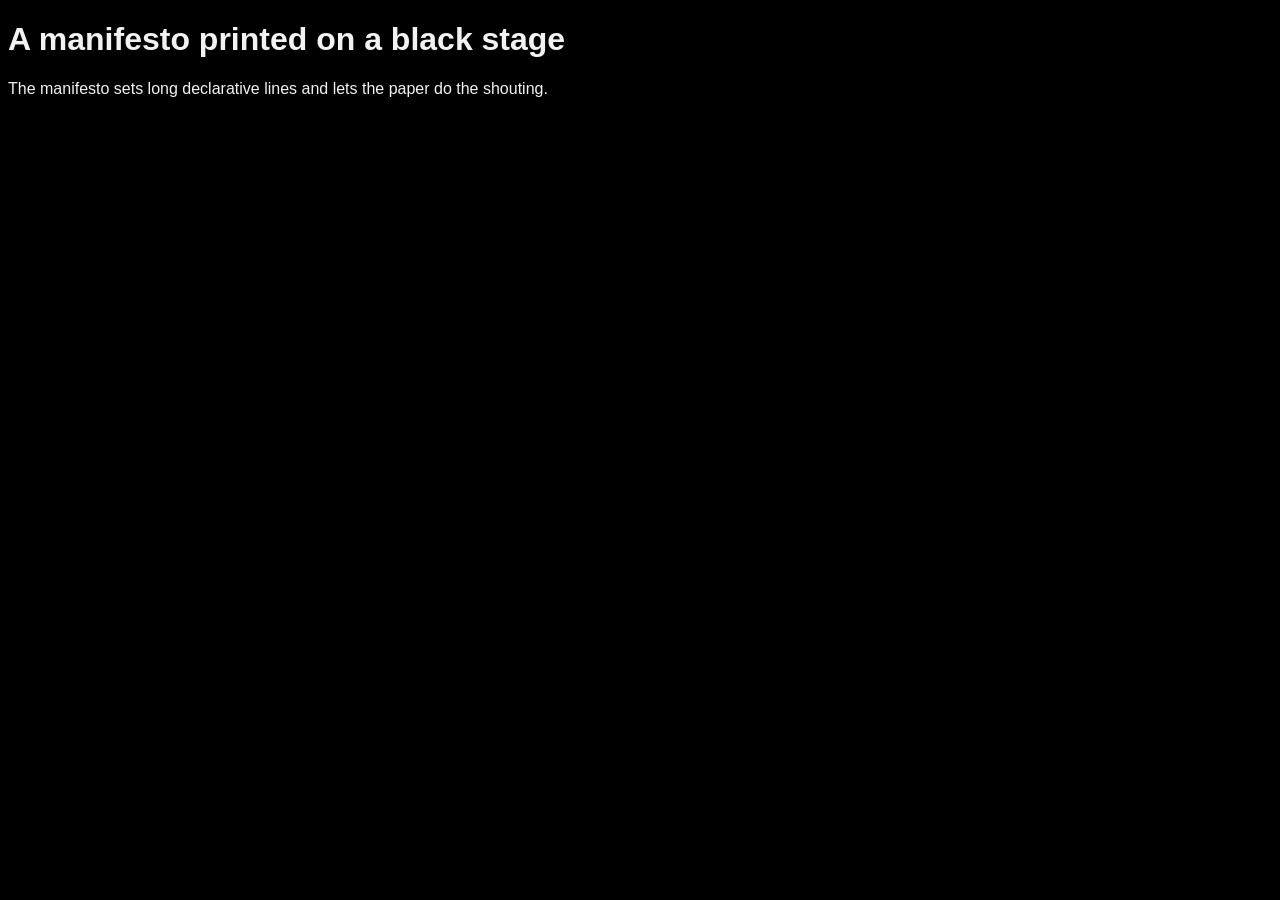
<file: .agents/skills/hallmark/scripts/fixtures/waiver/index.html>
<!doctype html>
<!--
  Waiver fixture. Five waivers are claimed on a deliberately expressive page:
  four are honoured, one is refused because it names a Floor gate, and the build
  ships. There is no cap, so the page is not blocked for being expressive; what
  it gets instead is a NOTE saying four waivers is a house style, not exceptions.

  Assertion (run from this directory):

    node ../../sloplint.mjs . --json | node -e "let s='';process.stdin.on('data',d=>s+=d).on('end',()=>{const j=JSON.parse(s);console.log(JSON.stringify(j.summary))})"
    # expected: fails 0, reflex 0, waived 5, rejected 2, answered 1, notes 1
    # (waived counts findings, not gates: gate 1 fires on both the token and the
    #  h1 rule, and gate 7 on both the token and the body background)

  Case by case:
    waive 40  -> refused, Floor is never waivable, and gate 40 still binds
    waive 7b  -> honoured; the guard (surface: absolute in the stamp) holds
    waive 22  -> honoured
    waive 25  -> honoured (no finding to downgrade on this page)
    waive 1   -> honoured, and trips the >3 house-style NOTE
    answered F3  -> honoured; the Finish finding reports ANSWERED instead of WARN
    answered 40  -> refused; 40 is Floor, and Floor findings are fixed, not answered
-->
<html lang="en">
<head>
<meta charset="utf-8">
<meta name="viewport" content="width=device-width, initial-scale=1">
<title>Waiver fixture</title>
<style>
/* Hallmark · macrostructure: Manifesto · tone: austere · anchor hue: 250 · surface: absolute · nav: N9 · footer: Ft2 · hero: Poster/H1 */
/* Hallmark · pre-emit critique: P5 H4 E5 S4 R5 V4 · weakest: E - fixture, not a real build */
/* Hallmark · waive 40 · contrast measured on the stage · the manifesto is printed white on black */
/* Hallmark · waive 7b · surface: absolute declared, 40-41 pass · the manifesto stage is printed on black paper */
/* Hallmark · waive 22 · neutrals achromatic throughout · the manifesto rules are pure grey by intent */
/* Hallmark · waive 25 · measure runs to 96ch · the manifesto sets long declarative lines */
/* Hallmark · waive 1 · two families declared · the manifesto pairs a display serif with a grotesque */
/* Hallmark · answered F3 · the manifesto head is one word and cannot wrap, so balance has nothing to balance */
/* Hallmark · answered 40 · contrast is fine here honestly */
:root {
  --color-paper: #000;
  --color-ink: oklch(96% 0 250);
  --font-display: Inter, sans-serif;
  --font-body: "Public Sans", sans-serif;
}
html, body { overflow-x: clip; }
body { background: var(--color-paper); color: var(--color-ink); font-family: var(--font-body); }
h1 { font-family: var(--font-display); }
</style>
</head>
<body>
  <h1>A manifesto printed on a black stage</h1>
  <p>The manifesto sets long declarative lines and lets the paper do the shouting.</p>
</body>
</html>
</file>
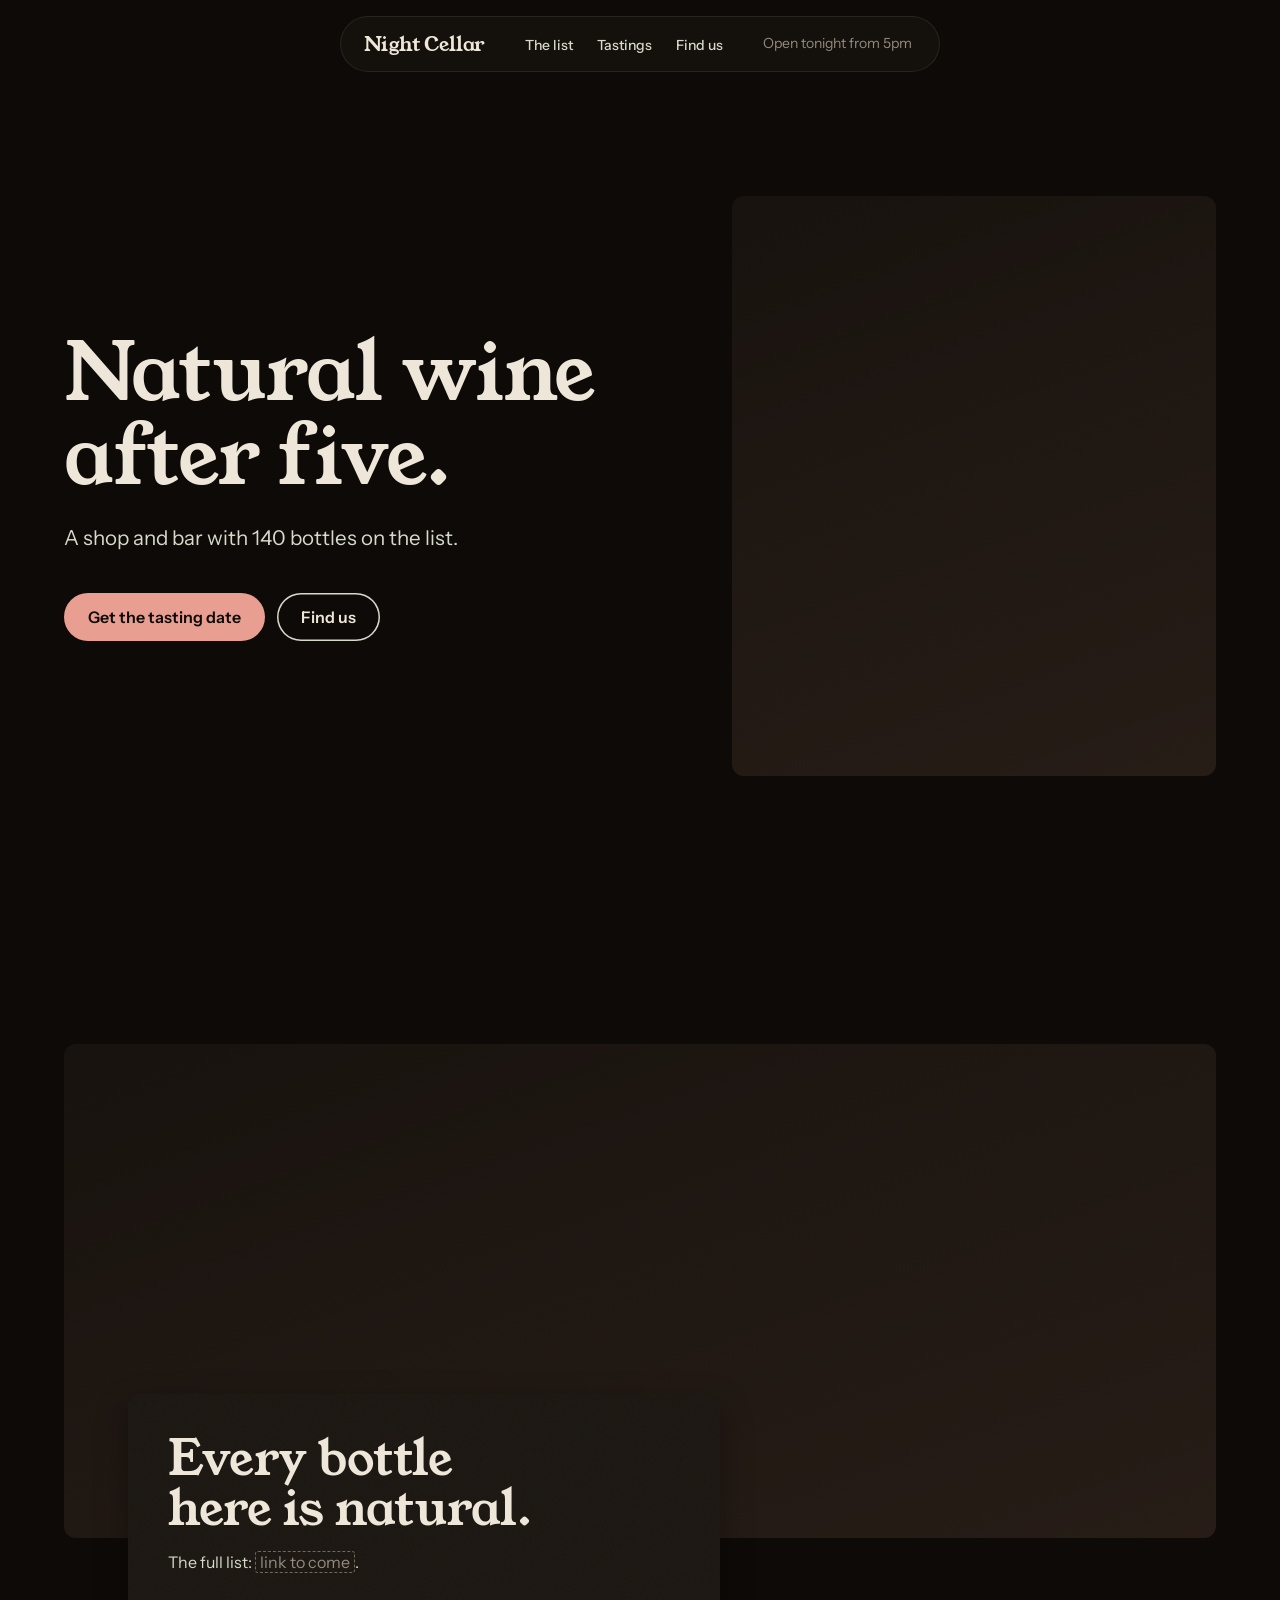
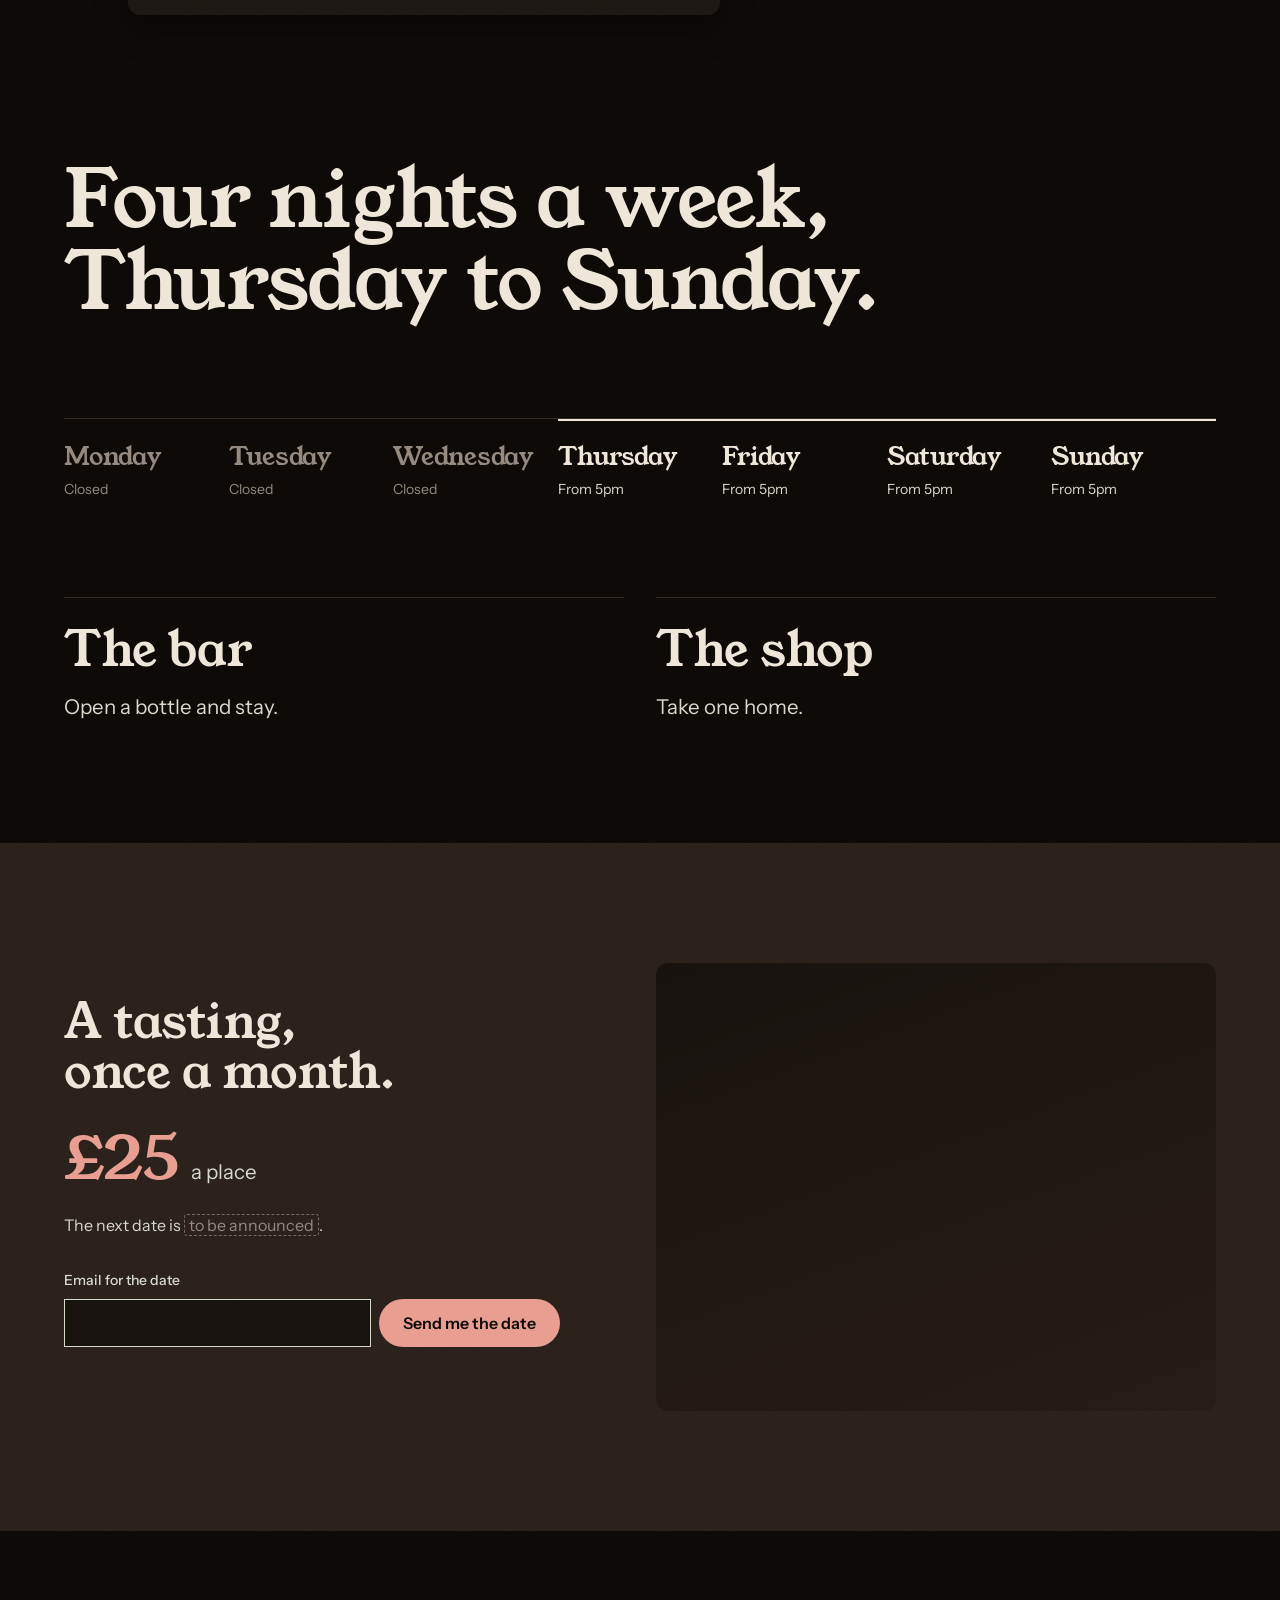
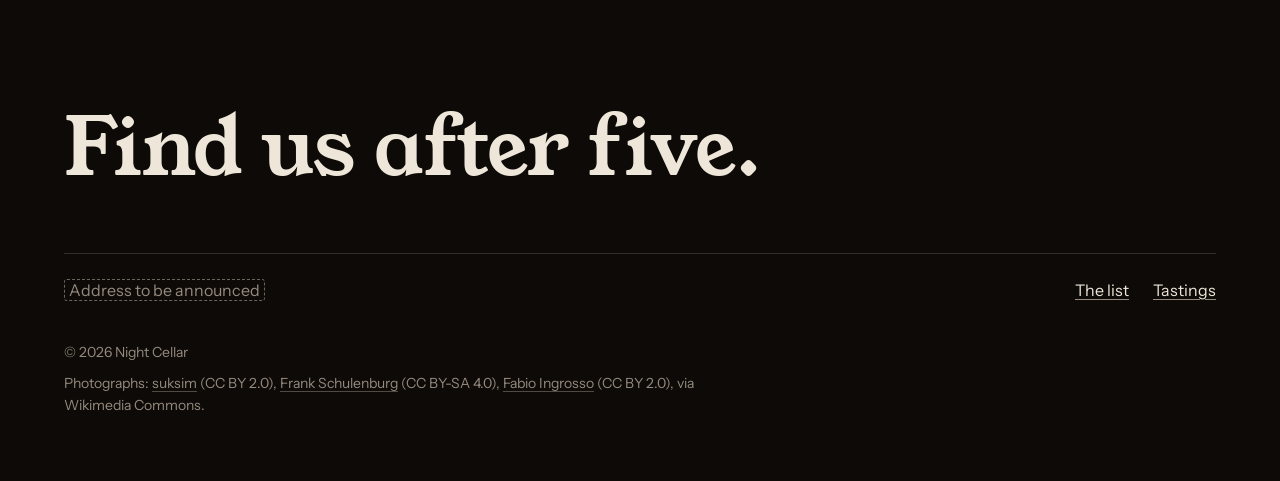
<file: .agents/skills/hallmark/scripts/fixtures/exemplars/atmospheric.html>
<!doctype html>
<html lang="en">
<head>
<meta charset="utf-8">
<meta name="viewport" content="width=device-width, initial-scale=1">
<title>Night Cellar: natural wine after five, Thursday to Sunday</title>
<meta name="description" content="Night Cellar is a natural wine shop and bar with 140 bottles on the list, open Thursday to Sunday from 5pm, with a tasting once a month.">
<link rel="preconnect" href="https://fonts.googleapis.com">
<link rel="preconnect" href="https://fonts.gstatic.com" crossorigin>
<link href="https://fonts.googleapis.com/css2?family=Young+Serif&family=Instrument+Sans:wght@400;500;600&display=swap" rel="stylesheet">
<style>
/* Hallmark · job: visit · shape: Photographic · genre: atmospheric · theme: Spore (by request)
 * hero: Settled · nav: floating pill · footer: statement · imagery: photographs, library 3, warm con=6 exp=-4 · signature: a pour into the decanter after five beside the head, with tonight's door in the nav · spore: cellar
 * axes: dark/roman-serif/warm · posture: committed · contrast: pass · fold: pass · v2.0.0 */
/* Hallmark · pre-emit critique: P4 H4 E4 S4 R5 V4 · weakest: S, the photographs are a stand-in bar; every head carries a fact from the brief, the pour is pink like the one signal, and the nav reads tonight's door from the brief's hours */
/* Hallmark · hero-review: in-thread · ship · 0 findings · finish-review: subagent · fix · 5 findings · 5 resolved · gap: the maker's-log voice can name no bottle until the user gives the list */
:root {
  color-scheme: dark;
  --space-3xs: 2px; --space-2xs: 4px; --space-xs: 8px; --space-sm: 12px; --space-md: 16px; --space-lg: 24px; --space-xl: 40px; --space-2xl: 64px; --space-3xl: 96px; --space-4xl: 144px;
  --text-xs: 0.8125rem; --text-sm: 0.875rem; --text-md: 1rem; --text-lg: 1.25rem; --text-xl: 1.5625rem; --text-2xl: 1.953rem; --text-3xl: 2.441rem;
  --text-display-s: clamp(2.25rem, 4vw + 0.5rem, 3.75rem); --text-display: clamp(2.75rem, 5vw + 1rem, 5.25rem);
  --text-section: clamp(2rem, 2.5vw + 1rem, 3.5rem); --text-title: clamp(1.25rem, 0.75vw + 0.875rem, 1.625rem); --text-lead: clamp(1.125rem, 0.35vw + 1rem, 1.375rem);
  --ease-out: cubic-bezier(0.16, 1, 0.3, 1); --ease-in: cubic-bezier(0.7, 0, 0.84, 0); --ease-in-out: cubic-bezier(0.65, 0, 0.35, 1);
  --dur-micro: 120ms; --dur-short: 220ms; --dur-long: 420ms;
  --color-error: oklch(72% 0.15 27); --color-success: oklch(76% 0.13 150);
  --container: 1440px; --gutter: 64px; --gap-columns: 32px; --section-gap-s: 120px; --section-gap: 144px; --section-gap-l: 176px;
  --z-base: 1; --z-raised: 10; --z-dropdown: 100; --z-sticky: 200; --z-sticky-nav: 300; --z-modal: 400; --z-toast: 500; --z-tooltip: 600;
  --color-paper: oklch(15% 0.01 60); --color-paper-2: oklch(19% 0.012 60); --color-paper-3: oklch(24% 0.02 50);
  --color-ink: oklch(93% 0.02 85); --color-ink-2: oklch(88% 0.02 120); --color-muted: oklch(64% 0.02 70);
  --color-rule: oklch(30% 0.015 60);
  --color-accent: oklch(77% 0.09 30); --color-accent-2: oklch(86% 0.06 30); --color-accent-ink: oklch(15% 0.01 60); --color-focus: oklch(86% 0.06 30);
  --font-display: "Young Serif", Georgia, serif; --font-body: "Instrument Sans", ui-sans-serif, system-ui, sans-serif;
  --font-outlier: "DM Mono", ui-monospace, monospace;
  --radius-card: 12px; --radius-pill: 999px; --rule-hair: 1px;
  --shadow-card: 0 12px 32px oklch(8% 0.01 60 / 0.35);
  --tracking-display: -0.01em;
  --grain: 0.15; --display-weight: 400;
}
*, *::before, *::after { box-sizing: border-box; }
html, body { overflow-x: clip; }
html { scrollbar-color: var(--color-muted) var(--color-paper); scroll-padding-top: var(--space-3xl); }
body { margin: 0; background: var(--color-paper); color: var(--color-ink); font-family: var(--font-body); font-size: var(--text-md); line-height: 1.55; -webkit-font-smoothing: antialiased; caret-color: var(--color-accent); }
::selection { background: color-mix(in oklab, var(--color-accent) 22%, transparent); color: var(--color-ink); }
:focus-visible { outline: 2px solid var(--color-focus); outline-offset: 2px; }
a { color: inherit; text-decoration-thickness: 1px; text-underline-offset: 0.16em; }
h1, h2, h3 { margin: 0; font-family: var(--font-display); font-weight: var(--display-weight, 700); font-synthesis: none; letter-spacing: var(--tracking-display); line-height: 1.05; overflow-wrap: break-word; min-width: 0; text-wrap: balance; }
h1 { max-width: 20ch; font-size: var(--text-display); } h2 { max-width: 30ch; font-size: var(--text-section); } h3 { max-width: 40ch; font-size: var(--text-title); line-height: 1.2; }
.lead { font-size: var(--text-lead); line-height: 1.45; max-width: 52ch; }
p { margin: 0; text-wrap: pretty; }
p:not([class]) { max-width: 65ch; }
img, video { max-width: 100%; height: auto; display: block; }
svg { display: block; }
[hidden] { display: none !important; }
button, input, select, textarea { font: inherit; }
.container { width: 100%; max-width: var(--container); margin-inline: auto; padding-inline: var(--gutter); box-sizing: border-box; }
.num, .figure, td.num { font-variant-numeric: tabular-nums; }
.visually-hidden { position: absolute; width: 1px; height: 1px; overflow: hidden; clip-path: inset(50%); white-space: nowrap; }
[data-slot] { position: relative; overflow: hidden; background: linear-gradient(160deg, var(--color-paper-2, var(--color-paper)), var(--color-paper-3, var(--color-paper))); }
[data-slot] > img { position: absolute; inset: 0; width: 100%; height: 100%; object-fit: cover; z-index: 1; }
[data-slot]:has(> img) > :not(img):not([data-keep]) { display: none !important; }
@media (max-width: 60rem) { :root { --gutter: 24px; --section-gap-s: 80px; --section-gap: 96px; --section-gap-l: 120px; } }
@media (max-width: 40rem) { :root { --gutter: 16px; --section-gap-s: 56px; --section-gap: 72px; --section-gap-l: 96px; --gap-columns: 16px; } }
@media (prefers-reduced-motion: reduce) { *:not(.keep-motion), *:not(.keep-motion)::before, *:not(.keep-motion)::after { animation-duration: 0.01ms !important; animation-iteration-count: 1 !important; transition-duration: 0.01ms !important; scroll-behavior: auto !important; } }
/* photographs: warm con=6 exp=-4 */
[data-slot] > img { filter: sepia(0.28) saturate(0.94) contrast(1.06) brightness(0.96); }
/* Page */
*, *::before, *::after { box-sizing: border-box; }
.skip { position: absolute; left: var(--space-md); top: calc(-1 * var(--space-3xl)); z-index: var(--z-toast); padding: var(--space-xs) var(--space-md); border-radius: var(--radius-pill); background: var(--color-ink); color: var(--color-paper); }
.skip:focus-visible { top: var(--space-md); }

/* Controls: the theme's pair */
.btn { display: inline-flex; align-items: center; justify-content: center; min-height: 48px; padding: 0 var(--space-lg); border: 0; border-radius: var(--radius-pill); font: 600 var(--text-md)/1 var(--font-body); white-space: nowrap; text-decoration: none; cursor: pointer; transition: background-color var(--dur-micro) var(--ease-out), box-shadow var(--dur-micro) var(--ease-out), transform var(--dur-micro) var(--ease-out); }
.btn--primary { background: var(--color-accent); color: var(--color-accent-ink); }
.btn--primary:hover { background: var(--color-accent-2); }
.btn--secondary { background: transparent; color: var(--color-ink); box-shadow: inset 0 0 0 1.5px var(--color-ink-2); }
.btn--secondary:hover { background: var(--color-paper-3); }
.btn:active { transform: translateY(1px); }
.btn:focus-visible { outline: 2px solid var(--color-focus); outline-offset: 3px; }
.btn:disabled, .btn[aria-disabled="true"] { opacity: 0.55; cursor: not-allowed; transform: none; }
.btn[aria-busy="true"] { cursor: progress; }
.actions { display: flex; flex-wrap: wrap; gap: var(--space-sm); }

/* Nav: a floating pill on a blur, the genre's one glass */
.nav { position: fixed; top: var(--space-md); left: 0; right: 0; z-index: var(--z-sticky-nav); display: flex; justify-content: center; padding-inline: var(--gutter); pointer-events: none; }
.nav__pill { pointer-events: auto; display: flex; align-items: center; gap: var(--space-xl); min-height: 56px; padding: var(--space-2xs) var(--space-2xs) var(--space-2xs) var(--space-lg); border-radius: var(--radius-pill); background: color-mix(in oklab, var(--color-paper-2) 74%, transparent); -webkit-backdrop-filter: blur(14px); backdrop-filter: blur(14px); box-shadow: inset 0 0 0 1px color-mix(in oklab, var(--color-ink) 9%, transparent); }
.wordmark { font: 400 var(--text-lg)/1 var(--font-display); letter-spacing: var(--tracking-display); color: var(--color-ink); text-decoration: none; white-space: nowrap; }
.nav__links { display: flex; gap: var(--space-lg); margin: 0; padding: 0; list-style: none; }
.nav__links a { font-size: var(--text-sm); font-weight: 500; color: var(--color-ink-2); text-decoration: none; text-underline-offset: 0.3em; white-space: nowrap; }
.nav__links a:hover { color: var(--color-ink); text-decoration: underline; text-decoration-color: var(--color-accent); }
.nav__links a:active { color: var(--color-accent-2); }
.wordmark:focus-visible, .nav__links a:focus-visible { outline: 2px solid var(--color-focus); outline-offset: 4px; border-radius: var(--radius-pill); }
.nav__door { margin: 0; padding-right: var(--space-lg); font-size: var(--text-sm); color: var(--color-muted); white-space: nowrap; }

/* Photographs */
.photo { position: relative; margin: 0; border-radius: var(--radius-card); }
.photo > img { border-radius: inherit; outline: var(--rule-hair) solid color-mix(in oklab, var(--color-ink) 8%, transparent); outline-offset: -1px; }

/* Hero: Settled, the pour standing beside the head */
.hero { display: grid; align-items: center; min-height: 100dvh; padding-block: calc(56px + var(--space-xl)) var(--space-lg); box-sizing: border-box; }
.hero__grid { display: grid; grid-template-columns: minmax(0, 1fr) minmax(0, min(35rem, 42%)); column-gap: var(--space-3xl); align-items: center; }
.hero__text { display: grid; gap: var(--space-lg); }
.hero__text h1 { max-width: 13ch; }
.hero__text .lead { color: var(--color-ink-2); max-width: 34ch; }
.hero__text .actions { margin-top: var(--space-md); }
.hero__photo { aspect-ratio: 5 / 6; max-height: calc(100dvh - 56px - var(--space-3xl) - var(--space-xl)); }

@media (max-width: 60rem) {
  .nav { padding-inline: var(--space-md); }
  .nav__pill { gap: var(--space-md); padding-left: var(--space-md); }
  .nav__links { display: none; }
  .hero { min-height: 0; padding-block: calc(56px + var(--space-3xl)) var(--space-2xl); }
  .hero__grid { grid-template-columns: minmax(0, 1fr); row-gap: var(--space-xl); }
  .hero__photo { max-height: none; }
}

/* Grain: the theme's speck, on a band or a panel, never on a photograph */
.grained { position: relative; isolation: isolate; }
.grained::after { content: ""; position: absolute; inset: 0; z-index: var(--z-base); border-radius: inherit; pointer-events: none; opacity: var(--grain); mix-blend-mode: screen;
  background-image: url("data:image/svg+xml,%3Csvg xmlns='http://www.w3.org/2000/svg' width='200' height='200'%3E%3Cfilter id='n'%3E%3CfeTurbulence type='fractalNoise' baseFrequency='0.9' numOctaves='2'/%3E%3CfeColorMatrix values='0 0 0 0 0.6 0 0 0 0 0.55 0 0 0 0 0.45 0 0 0 0.35 0'/%3E%3C/filter%3E%3Crect width='200' height='200' filter='url(%23n)'/%3E%3C/svg%3E"); }
.grained > * { position: relative; z-index: var(--z-raised); }

/* The list: the racks edge to edge, the head on a grained plate across its foot */
.list { padding-top: var(--section-gap); }
.list__photo { aspect-ratio: 21 / 9; }
.plate { display: grid; gap: var(--space-md); width: min(100%, 37rem); margin: calc(-1 * var(--space-4xl)) 0 0 var(--space-2xl); padding: var(--space-xl); border-radius: var(--radius-card); background: var(--color-paper-2); box-shadow: var(--shadow-card); z-index: var(--z-raised); }
.plate__more { color: var(--color-ink-2); }

/* Four nights: the week set in type, the open nights lit, the dark ones left dim */
.nights { margin-top: var(--section-gap); }
.statement { max-width: 18ch; font-size: var(--text-display); line-height: 1.02; }
.week { display: grid; grid-template-columns: repeat(7, minmax(0, 1fr)); margin: var(--space-3xl) 0 0; padding: 0; list-style: none; border-top: var(--rule-hair) solid var(--color-rule); }
.week__day { display: grid; gap: var(--space-xs); padding: var(--space-lg) var(--space-md) 0 0; }
.week__name { font: 400 var(--text-xl)/1.1 var(--font-display); letter-spacing: var(--tracking-display); }
.week__hours { font-size: var(--text-sm); color: var(--color-ink-2); }
.week__day.is-open { box-shadow: inset 0 2px 0 var(--color-ink); }
.week__day.is-shut .week__name, .week__day.is-shut .week__hours { color: var(--color-muted); }
.ways { display: grid; grid-template-columns: repeat(2, minmax(0, 1fr)); column-gap: var(--gap-columns); margin-top: var(--space-3xl); }
.way { display: grid; gap: var(--space-sm); padding-top: var(--space-lg); border-top: var(--rule-hair) solid var(--color-rule); }
.way h3 { font-size: var(--text-section); max-width: none; }
.way p { font-size: var(--text-lead); color: var(--color-ink-2); }

/* Tastings: the one band, grained, the price in pink */
.tastings { margin-top: var(--section-gap-s); padding-block: var(--section-gap-s); background: var(--color-paper-3); }
.tastings__grid { display: grid; grid-template-columns: repeat(2, minmax(0, 1fr)); column-gap: var(--gap-columns); align-items: center; }
.tastings__text { display: grid; gap: var(--space-lg); padding-right: var(--space-2xl); }
.tastings__text > p:not([class]) { color: var(--color-ink-2); }
.price { display: flex; align-items: baseline; gap: var(--space-sm); margin-top: var(--space-xs); color: var(--color-ink-2); font-size: var(--text-lead); }
.price__figure { font: 400 var(--text-display-s)/1 var(--font-display); letter-spacing: var(--tracking-display); color: var(--color-accent); font-variant-numeric: lining-nums tabular-nums; }
.tastings__photo { aspect-ratio: 5 / 4; min-height: 440px; }
.fill { padding: 0 0.25em; border: 1px dashed color-mix(in oklch, var(--color-muted) 70%, transparent); border-radius: 3px; color: var(--color-muted); -webkit-box-decoration-break: clone; box-decoration-break: clone; }

.signup { display: grid; gap: var(--space-xs); margin-top: var(--space-xs); }
.signup label { font-size: var(--text-sm); font-weight: 500; color: var(--color-ink-2); }
.signup__row { display: flex; gap: var(--space-xs); }
.signup input { flex: 1; min-width: 0; min-height: 48px; padding: 0 var(--space-md); border: 1.5px solid var(--color-ink-2); border-radius: 0; background: var(--color-paper-2); color: var(--color-ink); outline: 2px solid transparent; outline-offset: -4px; }
.signup input:hover { background: var(--color-paper); }
.signup input:focus-visible { outline-color: var(--color-focus); }
.signup input[aria-invalid] { border-color: var(--color-error); }
.signup input:disabled { opacity: 0.55; cursor: not-allowed; }
.signup__help { min-height: 1lh; font-size: var(--text-sm); color: var(--color-muted); }

/* Footer: a statement, then the facts and links */
.footer { padding-block: var(--section-gap-l) var(--space-2xl); }
.footer__line { max-width: 16ch; font-size: var(--text-display); line-height: 1.02; }
.footer__row { display: flex; flex-wrap: wrap; justify-content: space-between; align-items: baseline; gap: var(--space-lg); margin-top: var(--space-2xl); padding-top: var(--space-lg); border-top: var(--rule-hair) solid var(--color-rule); }
.footer__where { color: var(--color-ink-2); }
.footer__links { display: flex; flex-wrap: wrap; gap: var(--space-lg); margin: 0; padding: 0; list-style: none; }
.footer__links a { color: var(--color-ink); text-decoration-color: var(--color-muted); white-space: nowrap; }
.footer__links a:hover { text-decoration-color: var(--color-accent); }
.footer__links a:focus-visible { outline: 2px solid var(--color-focus); outline-offset: 3px; }
.legal { margin-top: var(--space-xl); font-size: var(--text-sm); color: var(--color-muted); }
.credits { max-width: 80ch; margin-top: var(--space-xs); font-size: var(--text-sm); line-height: 1.6; color: var(--color-muted); }
.credits span { white-space: nowrap; }
.credits a { color: inherit; text-decoration-color: color-mix(in oklab, var(--color-muted) 50%, transparent); text-underline-offset: 0.2em; }
.credits a:hover { text-decoration-color: var(--color-accent); }

@media (max-width: 60rem) {
  .plate { margin: calc(-1 * var(--space-2xl)) 0 0; padding: var(--space-lg); }
  .list__photo { aspect-ratio: 4 / 3; }
  .week { grid-template-columns: minmax(0, 1fr); margin-top: var(--space-2xl); border-top: 0; }
  .week__day { grid-template-columns: minmax(0, 1fr) auto; align-items: baseline; padding: var(--space-sm) 0; border-top: var(--rule-hair) solid var(--color-rule); }
  .week__day.is-open { box-shadow: none; }
  .week__name { font-size: var(--text-lg); }
  .ways { grid-template-columns: minmax(0, 1fr); row-gap: var(--space-xl); margin-top: var(--space-3xl); }
  .statement, .footer__line { font-size: var(--text-section); }
  .tastings__grid { grid-template-columns: minmax(0, 1fr); row-gap: var(--space-xl); }
  .tastings__text { padding-right: 0; }
  .tastings__photo { min-height: 0; }
}
@media (max-width: 40rem) {
  .signup__row { flex-direction: column; }
}
</style>
<script>document.documentElement.classList.add('js');</script>
</head>
<body>
<a class="skip" href="#main">Skip to content</a>

<header class="nav">
  <nav class="nav__pill" aria-label="Main">
    <a class="wordmark" href="#top" aria-label="Night Cellar, home">Night Cellar</a>
    <ul class="nav__links" role="list">
      <li><a href="#list">The list</a></li>
      <li><a href="#tastings">Tastings</a></li>
      <li><a href="#find">Find us</a></li>
    </ul>
    <p class="nav__door" role="status" id="door">Open Thursday to Sunday</p>
  </nav>
</header>

<main id="main">
  <section class="hero" id="top" aria-labelledby="hero-title">
    <div class="container hero__grid">
      <div class="hero__text">
        <h1 id="hero-title">Natural wine after five.</h1>
        <p class="lead">A shop and bar with 140 bottles on the list.</p>
        <div class="actions">
          <a class="btn btn--primary" href="#tastings">Get the tasting date</a>
          <a class="btn btn--secondary" href="#find">Find us</a>
        </div>
      </div>
      <figure class="photo hero__photo" data-slot="hero" data-alt="A glass being poured at the bar after five">
        <img src="https://upload.wikimedia.org/wikipedia/commons/thumb/b/b1/Pouring_wine_into_a_decanter.jpg/1280px-Pouring_wine_into_a_decanter.jpg" width="3872" height="2592" fetchpriority="high" alt="Wine poured from a bottle into a glass decanter in low light" style="object-position: 42% 50%">
      </figure>
    </div>
  </section>

  <section class="list" id="list" aria-labelledby="list-title">
    <div class="container">
      <figure class="photo list__photo" data-slot="photo-1" data-alt="The bottles on the list, racked in the shop">
        <img src="https://upload.wikimedia.org/wikipedia/commons/thumb/9/9e/Schramsberg_Vineyards%2C_July_2019-7579%2B7580.jpg/1280px-Schramsberg_Vineyards%2C_July_2019-7579%2B7580.jpg" width="6244" height="3903" loading="lazy" alt="A long cellar aisle between racks of bottles laid neck down" style="object-position: 50% 60%">
      </figure>
      <div class="plate grained">
        <h2 id="list-title">Every bottle here is natural.</h2>
        <p class="plate__more">The full list: <span class="fill" data-fill="list">link to come</span>.</p>
      </div>
    </div>
  </section>

  <section class="nights" aria-labelledby="nights-title">
    <div class="container">
      <h2 id="nights-title" class="statement">Four nights a week, Thursday to Sunday.</h2>
      <ol class="week" role="list" aria-label="Opening hours">
        <li class="week__day is-shut"><span class="week__name">Monday</span><span class="week__hours">Closed</span></li>
        <li class="week__day is-shut"><span class="week__name">Tuesday</span><span class="week__hours">Closed</span></li>
        <li class="week__day is-shut"><span class="week__name">Wednesday</span><span class="week__hours">Closed</span></li>
        <li class="week__day is-open"><span class="week__name">Thursday</span><span class="week__hours">From 5pm</span></li>
        <li class="week__day is-open"><span class="week__name">Friday</span><span class="week__hours">From 5pm</span></li>
        <li class="week__day is-open"><span class="week__name">Saturday</span><span class="week__hours">From 5pm</span></li>
        <li class="week__day is-open"><span class="week__name">Sunday</span><span class="week__hours">From 5pm</span></li>
      </ol>
      <div class="ways">
        <div class="way">
          <h3>The bar</h3>
          <p>Open a bottle and stay.</p>
        </div>
        <div class="way">
          <h3>The shop</h3>
          <p>Take one home.</p>
        </div>
      </div>
    </div>
  </section>

  <section class="tastings grained" id="tastings" aria-labelledby="tastings-title">
    <div class="container tastings__grid">
      <div class="tastings__text">
        <h2 id="tastings-title">A tasting, once a month.</h2>
        <p class="price"><span class="price__figure">£25</span> a place</p>
        <p>The next date is <span class="fill" data-fill="date">to be announced</span>.</p>
        <form class="signup" data-endpoint="" novalidate>
          <label for="email">Email for the date</label>
          <div class="signup__row">
            <input id="email" name="email" type="email" autocomplete="email" inputmode="email" required>
            <button class="btn btn--primary" type="submit">Send me the date</button>
          </div>
          <p class="signup__help" id="email-help" aria-live="polite"></p>
        </form>
      </div>
      <figure class="photo tastings__photo" data-slot="photo-2" data-alt="Glasses poured for a tasting">
        <img src="https://upload.wikimedia.org/wikipedia/commons/thumb/e/e3/Wine_being_poured_into_a_glass.jpg/1280px-Wine_being_poured_into_a_glass.jpg" width="1955" height="1300" loading="lazy" alt="A taste of red wine poured into a glass held by its stem" style="object-position: 62% 50%">
      </figure>
    </div>
  </section>
</main>

<footer class="footer" id="find" aria-labelledby="find-title">
  <div class="container">
    <h2 id="find-title" class="footer__line">Find us after five.</h2>
    <div class="footer__row">
      <p class="footer__where"><span class="fill" data-fill="address">Address to be announced</span></p>
      <ul class="footer__links" role="list">
        <li><a href="#list">The list</a></li>
        <li><a href="#tastings">Tastings</a></li>
      </ul>
    </div>
    <p class="legal">&copy; 2026 Night Cellar</p>
    <p class="credits" data-credits>Photographs: <a href="https://commons.wikimedia.org/wiki/File:Pouring_wine_into_a_decanter.jpg">suksim</a> <span>(CC BY 2.0)</span>, <a href="https://commons.wikimedia.org/wiki/File:Schramsberg_Vineyards,_July_2019-7579%2B7580.jpg">Frank Schulenburg</a> <span>(CC BY-SA 4.0)</span>, <a href="https://commons.wikimedia.org/wiki/File:Wine_being_poured_into_a_glass.jpg">Fabio Ingrosso</a> <span>(CC BY 2.0)</span>, via Wikimedia Commons.</p>
  </div>
</footer>

<script>window.hallmarkSlots = (m) => { for (const [k, v] of Object.entries(m)) { const s = document.querySelector(`[data-slot="${k}"]`); if (!s) continue; const im = new Image(); im.src = typeof v === 'string' ? v : v.src; im.alt = (typeof v === 'object' && v.alt) || s.dataset.alt || ''; s.querySelectorAll(':scope > img').forEach((o) => o.remove()); s.prepend(im); } };
document.querySelectorAll('[data-slot] > img').forEach((i) => { if (i.complete && !i.naturalWidth) i.remove(); else i.addEventListener('error', () => i.remove(), { once: true }); });</script>
<script>
  (() => {
    const door = document.getElementById('door');
    if (door) door.textContent = [4, 5, 6, 0].includes(new Date().getDay()) ? 'Open tonight from 5pm' : 'Opens Thursday at 5pm';
    document.querySelectorAll('form[data-endpoint]').forEach((form) => {
      const input = form.querySelector('input'), help = form.querySelector('[aria-live]');
      form.addEventListener('submit', (e) => {
        e.preventDefault();
        const ok = input.checkValidity();
        input.toggleAttribute('aria-invalid', !ok);
        if (!ok) { input.setAttribute('aria-describedby', help.id); help.textContent = 'That address looks incomplete. Write it as name@example.com.'; input.focus(); return; }
        if (!form.dataset.endpoint) { help.textContent = 'Nothing was sent: this form is not connected yet.'; return; }
        fetch(form.dataset.endpoint, { method: 'POST', body: new FormData(form) })
          .then((r) => { help.textContent = r.ok ? 'The date goes to ' + input.value.trim() + '.' : 'That did not go through. Try again in a minute.'; })
          .catch(() => { help.textContent = 'That did not go through. Try again in a minute.'; });
      });
    });
  })();
</script>
</body>
</html>
</file>
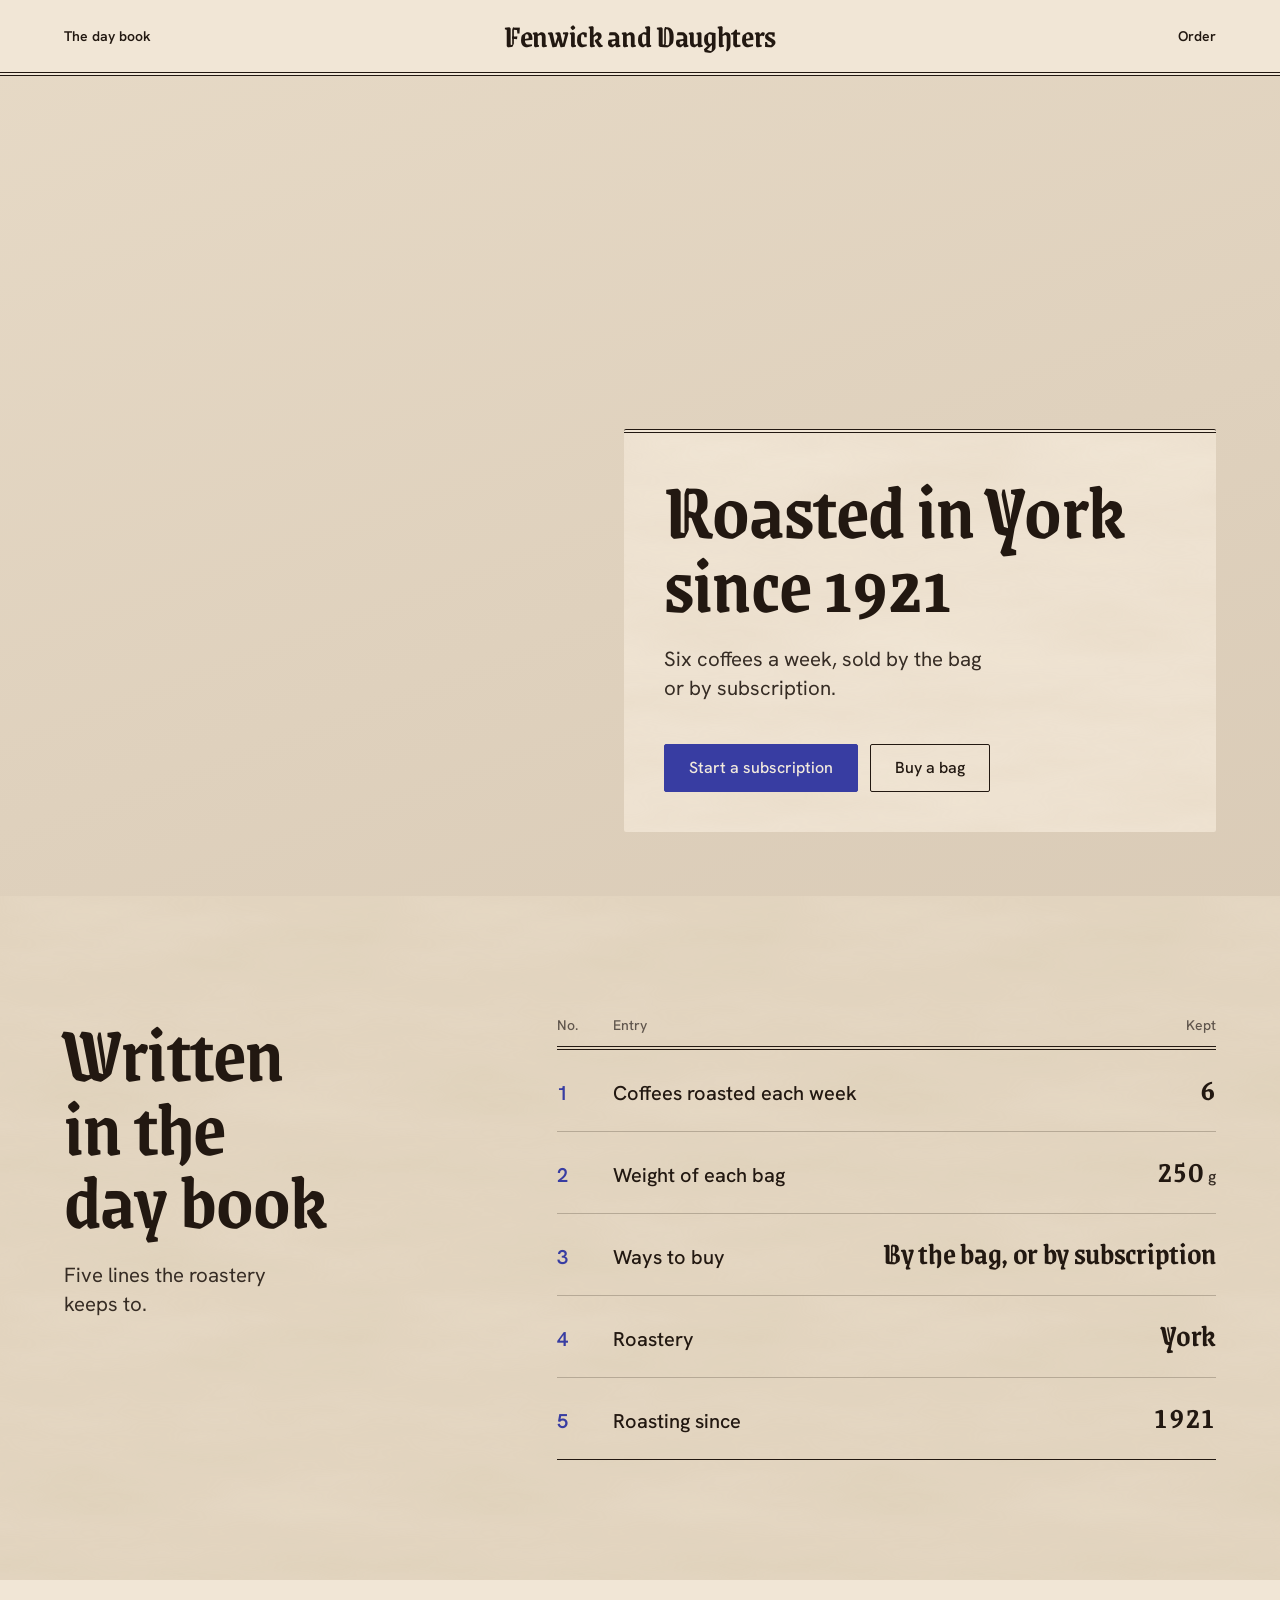
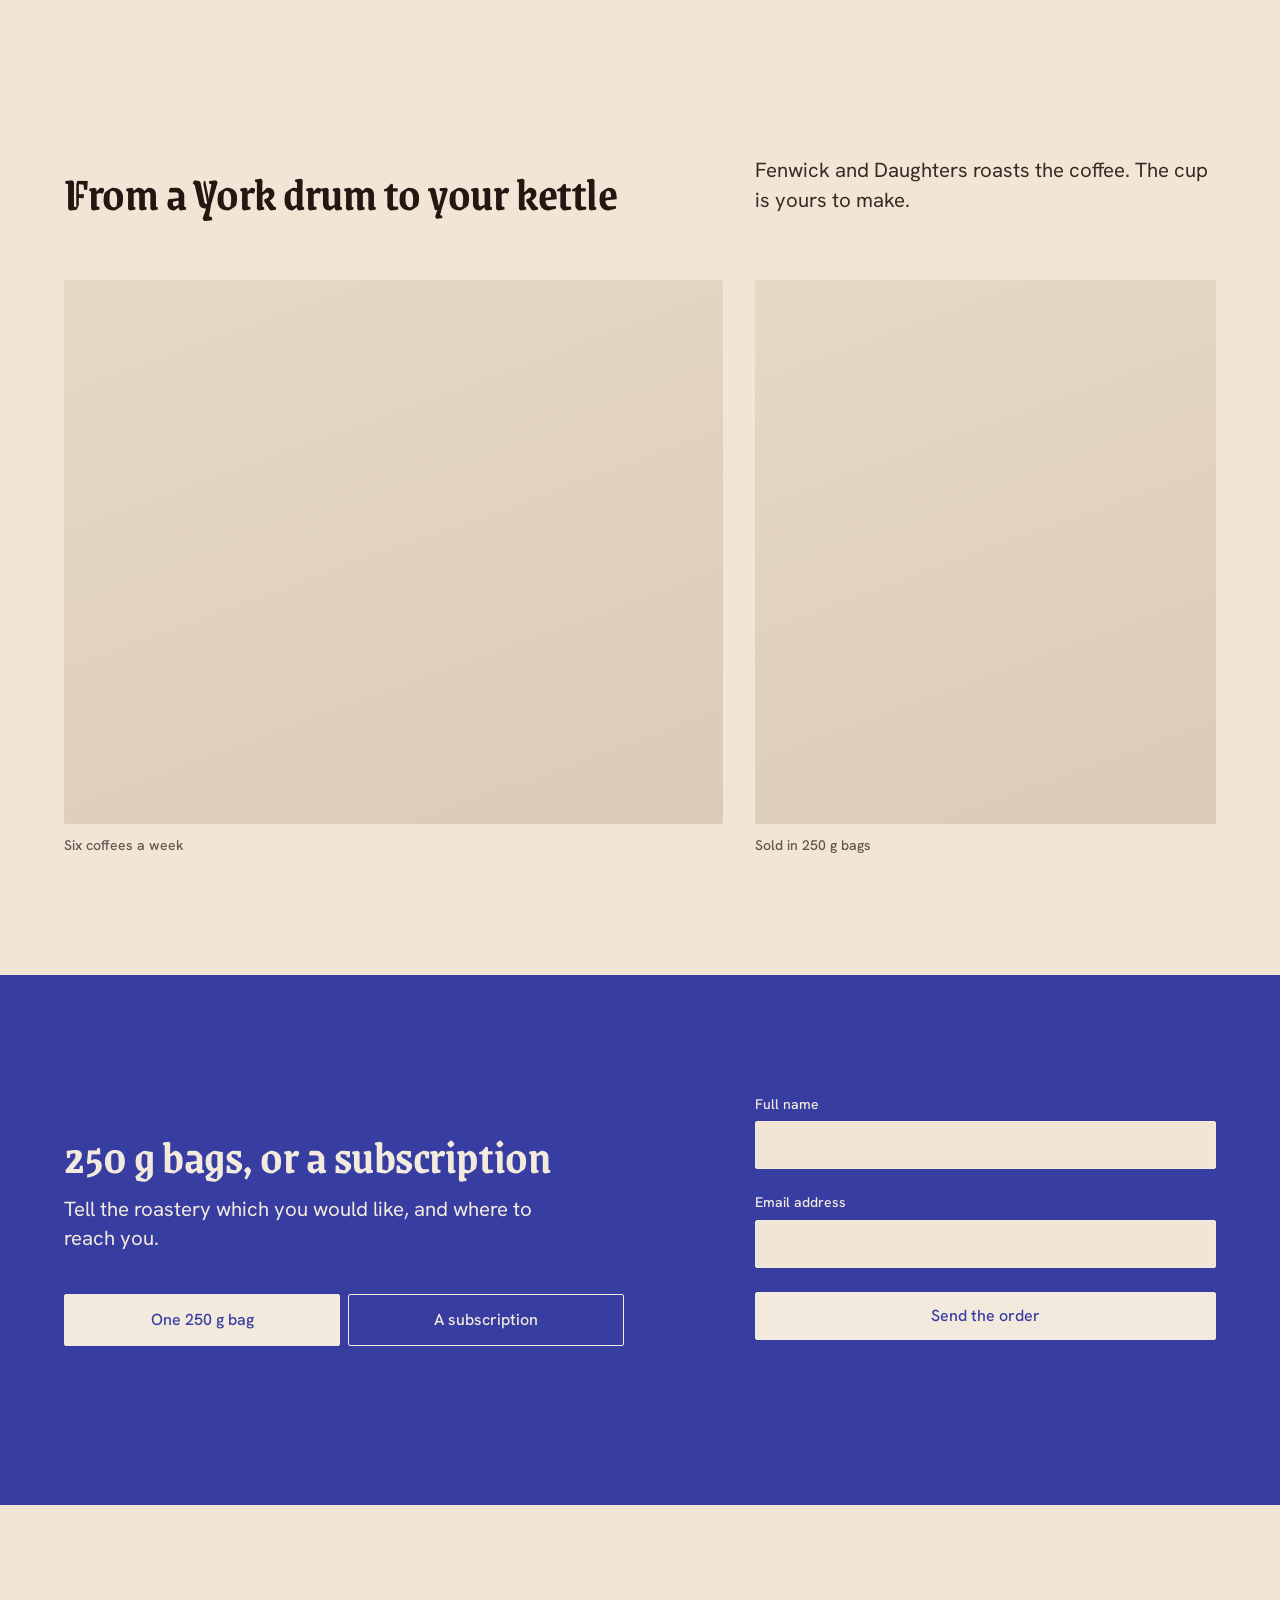
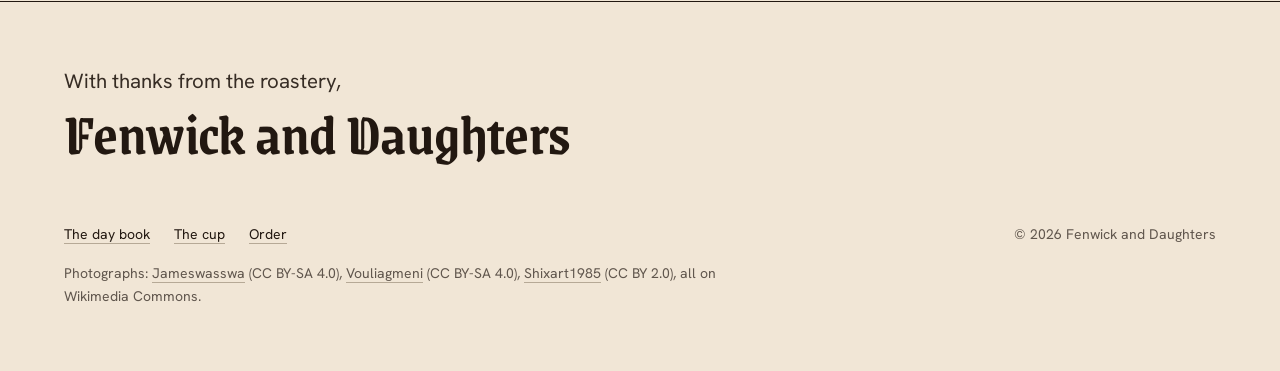
<file: .agents/skills/hallmark/scripts/fixtures/exemplars/editorial.html>
<!doctype html>
<html lang="en-GB">
<head>
<meta charset="utf-8">
<meta name="viewport" content="width=device-width, initial-scale=1">
<title>Fenwick and Daughters, coffee roasted in York since 1921</title>
<meta name="description" content="Fenwick and Daughters roasts six coffees a week in York, sold in 250 g bags or by subscription.">
<link rel="preconnect" href="https://fonts.googleapis.com">
<link rel="preconnect" href="https://fonts.gstatic.com" crossorigin>
<link href="https://fonts.googleapis.com/css2?family=Grenze+Gotisch:wght@600&family=Hanken+Grotesk:wght@400;500;600&family=IBM+Plex+Mono:wght@400&display=swap" rel="stylesheet">
<style>
/* Hallmark · job: buy · shape: Trade Ledger (custom: the roast as a Poster, the house's day book set as its own ledger, the cup as a pair, the order on the pigment) · genre: editorial · theme: Vellum (by request)
 * hero: Poster · nav: masthead, the blackletter wordmark centred over a double rule, one link at each end · footer: letter close · imagery: photographs, library 3, warm con=6 · signature: the roast itself, beans swept round the cooling tray full-bleed under a parchment plate · vellum: parchment
 * axes: light/blackletter/cool · posture: committed · contrast: pass · fold: pass · v2.0.0 */
/* Hallmark · pre-emit critique: P4 H5 E4 S5 R4 V4 · weakest: E, the plate must not bury the hand and the falling beans; it rests on the tray's far side and the plain wall, so the stream and the lever stay clear */
/* Hallmark · hero-review: in-thread · fix · 1 finding · 1 resolved (the head breaks after York) */
/* Hallmark · finish-review: in-thread (the subagent limit was reached) · fix · 3 findings · 1 resolved (the order head failed the swap test, then its blackletter I read as J: now 250 g bags, or a subscription) · 2 answered (the pair's captions are card facts, imagery.md 5; the pair are the closest honest frames the library holds) · gap: none */
/* Hallmark · answered F4 · the order field inverts the primary to parchment on pigment, as the theme's own hint sets it for its one field */
:root {
  color-scheme: light;
  --space-3xs: 2px; --space-2xs: 4px; --space-xs: 8px; --space-sm: 12px; --space-md: 16px; --space-lg: 24px; --space-xl: 40px; --space-2xl: 64px; --space-3xl: 96px; --space-4xl: 144px;
  --text-xs: 0.8125rem; --text-sm: 0.875rem; --text-md: 1rem; --text-lg: 1.25rem; --text-xl: 1.5625rem; --text-2xl: 1.953rem; --text-3xl: 2.441rem;
  --text-display-s: clamp(2.25rem, 4vw + 0.5rem, 3.75rem); --text-display: clamp(2.75rem, 5vw + 1rem, 5.25rem);
  --text-section: clamp(2rem, 2.5vw + 1rem, 3.5rem); --text-title: clamp(1.25rem, 0.75vw + 0.875rem, 1.625rem); --text-lead: clamp(1.125rem, 0.35vw + 1rem, 1.375rem);
  --ease-out: cubic-bezier(0.16, 1, 0.3, 1); --ease-in: cubic-bezier(0.7, 0, 0.84, 0); --ease-in-out: cubic-bezier(0.65, 0, 0.35, 1);
  --dur-micro: 120ms; --dur-short: 220ms; --dur-long: 420ms;
  --color-error: oklch(52% 0.19 27); --color-success: oklch(50% 0.12 150);
  --container: 1440px; --gutter: 64px; --gap-columns: 32px; --section-gap-s: 120px; --section-gap: 144px; --section-gap-l: 176px;
  --z-base: 1; --z-raised: 10; --z-dropdown: 100; --z-sticky: 200; --z-sticky-nav: 300; --z-modal: 400; --z-toast: 500; --z-tooltip: 600;
  --color-paper: oklch(93% 0.025 80); --color-paper-2: oklch(89% 0.03 78); --color-paper-3: oklch(85% 0.032 76);
  --color-ink: oklch(22% 0.02 60); --color-ink-2: oklch(30% 0.02 60); --color-muted: oklch(46% 0.02 65);
  --color-rule: oklch(74% 0.03 75);
  --color-accent: oklch(42% 0.16 275); --color-accent-deep: oklch(34% 0.15 275); --color-accent-ink: oklch(94% 0.02 80);
  --color-focus: oklch(50% 0.17 275); --color-field: var(--color-accent);
  --font-display: "Grenze Gotisch", ui-serif, Georgia, serif; --font-body: "Hanken Grotesk", ui-sans-serif, sans-serif;
  --font-outlier: "IBM Plex Mono", ui-monospace, monospace;
  --radius-card: 2px; --radius-pill: 2px; --rule-hair: 1px; --shadow-card: none;
  --tracking-display: -0.01em; --fibre: 0.5;
}
*, *::before, *::after { box-sizing: border-box; }
html, body { overflow-x: clip; }
html { scrollbar-color: var(--color-muted) var(--color-paper); scroll-padding-top: var(--space-3xl); }
body { margin: 0; background: var(--color-paper); color: var(--color-ink); font-family: var(--font-body); font-size: var(--text-md); line-height: 1.55; -webkit-font-smoothing: antialiased; caret-color: var(--color-accent); }
::selection { background: color-mix(in oklab, var(--color-accent) 22%, transparent); color: var(--color-ink); }
:focus-visible { outline: 2px solid var(--color-focus); outline-offset: 2px; }
a { color: inherit; text-decoration-thickness: 1px; text-underline-offset: 0.16em; }
h1, h2, h3 { margin: 0; font-family: var(--font-display); font-weight: var(--display-weight, 700); font-synthesis: none; letter-spacing: var(--tracking-display); line-height: 1.05; overflow-wrap: break-word; min-width: 0; text-wrap: balance; }
h1 { max-width: 20ch; font-size: var(--text-display); } h2 { max-width: 30ch; font-size: var(--text-section); } h3 { max-width: 40ch; font-size: var(--text-title); line-height: 1.2; }
.lead { font-size: var(--text-lead); line-height: 1.45; max-width: 52ch; }
p { margin: 0; text-wrap: pretty; }
p:not([class]) { max-width: 65ch; }
img, video { max-width: 100%; height: auto; display: block; }
svg { display: block; }
[hidden] { display: none !important; }
button, input, select, textarea { font: inherit; }
.container { width: 100%; max-width: var(--container); margin-inline: auto; padding-inline: var(--gutter); box-sizing: border-box; }
.num, .figure, td.num { font-variant-numeric: tabular-nums; }
.visually-hidden { position: absolute; width: 1px; height: 1px; overflow: hidden; clip-path: inset(50%); white-space: nowrap; }
[data-slot] { position: relative; overflow: hidden; background: linear-gradient(160deg, var(--color-paper-2, var(--color-paper)), var(--color-paper-3, var(--color-paper))); }
[data-slot] > img { position: absolute; inset: 0; width: 100%; height: 100%; object-fit: cover; z-index: 1; }
[data-slot]:has(> img) > :not(img):not([data-keep]) { display: none !important; }
@media (max-width: 60rem) { :root { --gutter: 24px; --section-gap-s: 80px; --section-gap: 96px; --section-gap-l: 120px; } }
@media (max-width: 40rem) { :root { --gutter: 16px; --section-gap-s: 56px; --section-gap: 72px; --section-gap-l: 96px; --gap-columns: 16px; } }
@media (prefers-reduced-motion: reduce) { *:not(.keep-motion), *:not(.keep-motion)::before, *:not(.keep-motion)::after { animation-duration: 0.01ms !important; animation-iteration-count: 1 !important; transition-duration: 0.01ms !important; scroll-behavior: auto !important; } }
/* photographs: warm con=6 */
[data-slot] > img { filter: sepia(0.28) saturate(0.94) contrast(1.06); }
:root {
  --mast-h: 80px;
  --plate-w: 37rem;
  --color-field: var(--color-accent);
}

/* The fibre wash: long tan fibres, stitched so they never tile (texture.md, the low-frequency wash) */
.fibre { position: relative; isolation: isolate; }
.fibre::before { content: ""; position: absolute; inset: 0; z-index: -1; opacity: var(--fibre); mix-blend-mode: multiply; pointer-events: none;
  background-image: url("data:image/svg+xml,%3Csvg xmlns='http://www.w3.org/2000/svg' width='400' height='400'%3E%3Cfilter id='p' x='0' y='0' width='100%25' height='100%25'%3E%3CfeTurbulence type='fractalNoise' baseFrequency='0.004 0.02' numOctaves='4' seed='4' stitchTiles='stitch'/%3E%3CfeColorMatrix values='0 0 0 0 0.62 0 0 0 0 0.52 0 0 0 0 0.36 0 0 0 0.3 0'/%3E%3C/filter%3E%3Crect width='100%25' height='100%25' filter='url(%23p)'/%3E%3C/svg%3E"); }

/* Type */
h1, h2 { font-weight: 600; line-height: 0.92; color: var(--color-ink); }
h3 { font-family: var(--font-body); font-weight: 600; }
.lead { color: var(--color-ink-2); }

/* Controls */
.btn { display: inline-flex; align-items: center; justify-content: center; min-height: 48px; padding: 0 var(--space-lg); border: var(--rule-hair) solid var(--color-ink); border-radius: var(--radius-card); background: transparent; color: var(--color-ink); font: 500 var(--text-md)/1 var(--font-body); text-decoration: none; white-space: nowrap; cursor: pointer;
  transition: background-color var(--dur-micro) var(--ease-out), border-color var(--dur-micro) var(--ease-out), color var(--dur-micro) var(--ease-out); }
.btn:hover { background: var(--color-paper-2); }
.btn:active { transform: translateY(1px); }
.btn:focus-visible { outline: 2px solid var(--color-focus); outline-offset: 2px; }
.btn:disabled, .btn[aria-disabled="true"] { opacity: 0.55; cursor: not-allowed; transform: none; }
.btn--primary { background: var(--color-accent); border-color: var(--color-accent); color: var(--color-accent-ink); }
.btn--primary:hover { background: var(--color-accent-deep); border-color: var(--color-accent-deep); }

.skip { position: absolute; left: var(--space-md); top: calc(-1 * var(--space-3xl)); z-index: var(--z-toast); padding: var(--space-xs) var(--space-md); background: var(--color-ink); color: var(--color-paper); }
.skip:focus-visible { top: var(--space-md); }

/* Masthead */
.mast__bar { display: grid; grid-template-columns: minmax(0, 1fr) auto minmax(0, 1fr); align-items: center; min-height: calc(var(--mast-h) - 4px); border-bottom: 4px double var(--color-ink); }
.wordmark { font: 600 2rem/1 var(--font-display); letter-spacing: var(--tracking-display); color: var(--color-ink); text-decoration: none; white-space: nowrap; padding-block: var(--space-sm); }
.mast__link { justify-self: start; font: 600 var(--text-sm)/1 var(--font-body); color: var(--color-ink); padding-block: var(--space-sm); text-decoration: underline 1px; text-decoration-color: transparent; text-underline-offset: 0.3em;
  transition: text-decoration-color var(--dur-short) var(--ease-out), color var(--dur-micro) var(--ease-out); }
.mast__link--end { justify-self: end; }
.mast__link:hover { text-decoration-color: var(--color-accent); color: var(--color-accent); }
.wordmark:focus-visible, .mast__link:focus-visible { outline: 2px solid var(--color-focus); outline-offset: 4px; }

/* Hero: the roast, full-bleed, under a parchment plate */
.hero { position: relative; height: calc(100dvh - var(--mast-h)); min-height: 36rem; overflow: hidden; background: var(--color-ink); color: var(--color-paper); }
.hero__photo { position: absolute; inset: 0; margin: 0; }
.hero__photo > img { object-position: 50% 62%; }
.hero__inner { position: relative; z-index: var(--z-raised); height: 100%; display: flex; align-items: flex-end; justify-content: flex-end; padding-bottom: var(--space-2xl); box-sizing: border-box; }
.plate { width: min(100%, var(--plate-w)); box-sizing: border-box; padding: var(--space-xl); background: var(--color-paper); color: var(--color-ink); border-top: 4px double var(--color-ink); border-radius: var(--radius-card); }
.plate h1 { font-size: var(--text-display); max-width: 16ch; }
.plate .lead { margin-top: var(--space-lg); max-width: 30ch; }
.actions { display: flex; flex-wrap: wrap; gap: var(--space-sm); margin-top: var(--space-xl); }

@media (max-width: 60rem) {
  .hero { height: auto; min-height: 0; background: none; color: var(--color-ink); overflow: visible; }
  .hero__photo { position: relative; aspect-ratio: 4 / 3; }
  .hero__inner { height: auto; padding-bottom: 0; }
  .plate { width: 100%; padding: var(--space-xl) 0 0; background: none; border-top: 0; }
  .plate.fibre::before { display: none; }
  .wordmark { font-size: 1.875rem; }
}
@media (max-width: 40rem) {
  .mast__bar { grid-template-columns: auto; justify-items: center; row-gap: var(--space-2xs); padding-block: var(--space-xs); }
  .mast__link { display: none; }
}

/* Shared section grid: one container, twelve columns, one column gap */
.split { display: grid; grid-template-columns: repeat(12, minmax(0, 1fr)); column-gap: var(--gap-columns); }
.band { background: var(--color-paper-2); padding-block: var(--section-gap-s); }
.photo { margin: 0; border-radius: var(--radius-card); }
.photo > img { outline: var(--rule-hair) solid var(--color-rule); outline-offset: -1px; }
figcaption { margin-top: var(--space-sm); font: 500 var(--text-sm)/1.4 var(--font-body); color: var(--color-muted); }

/* The day book: the house's ledger on the fibre band, the entries kept in the hand of the wordmark */
.ledger__grid { align-items: start; }
.ledger__text { grid-column: 1 / span 4; position: sticky; top: var(--space-2xl); }
.ledger__text h2 { font-size: var(--text-display); max-width: 9ch; }
.ledger .lead { margin-top: var(--space-lg); max-width: 22ch; }
.ledger__book { grid-column: 6 / span 7; }
.book { width: 100%; border-collapse: collapse; font-size: var(--text-lg); line-height: 1.35; }
.book thead th { padding: 0 0 var(--space-sm); border-bottom: 4px double var(--color-ink); font: 500 var(--text-sm)/1.3 var(--font-body); color: var(--color-muted); text-align: left; }
.book td, .book tbody th { padding: var(--space-lg) 0; border-top: var(--rule-hair) solid var(--color-rule); vertical-align: baseline; }
.book tbody tr:first-child > * { border-top: 0; }
.book tbody tr:last-child > * { border-bottom: var(--rule-hair) solid var(--color-ink); }
.book tbody th { font-weight: 500; text-align: left; color: var(--color-ink); }
.book .idx { width: 3.5rem; font-weight: 600; color: var(--color-accent); }
.book .r, .book thead th.r { text-align: right; }
.book td.r { font: 600 var(--text-2xl)/1 var(--font-display); letter-spacing: var(--tracking-display); color: var(--color-ink); }
.book td.r .unit { font: 500 var(--text-md)/1 var(--font-body); color: var(--color-ink-2); }
.book .num { font-variant-numeric: lining-nums tabular-nums; }

/* The cup: one wide frame, then a pair, each with its fact */
.cup { padding-top: var(--section-gap-l); }
.cup__head { align-items: end; }
.cup__head h2 { grid-column: 1 / span 6; }
.cup__head .lead { grid-column: 8 / span 5; }
.cup__pair { margin-top: var(--space-2xl); }
.cup__pair > figure { margin: 0; }
.cup__note { grid-column: 1 / span 7; }
.cup__cup { grid-column: 8 / span 5; }
.cup__pair .photo { height: 34rem; }

/* The order, on the one pigment field */
.order-band { margin-top: var(--section-gap-s); padding-block: var(--section-gap-s); background: var(--color-field); color: var(--color-accent-ink); }
.order-band h2 { color: var(--color-accent-ink); }
.order-band .lead { margin-top: var(--space-md); color: var(--color-accent-ink); }
.order-band :focus-visible { outline-color: var(--color-accent-ink); }
.order { align-items: center; }
.order__text { grid-column: 1 / span 6; }
.order__fields { grid-column: 8 / span 5; display: grid; gap: var(--space-lg); }
.seg { display: grid; grid-template-columns: repeat(2, minmax(0, 1fr)); gap: var(--space-xs); margin: var(--space-xl) 0 0; padding: 0; border: 0; }
.field label { font: 500 var(--text-sm)/1.3 var(--font-body); color: var(--color-accent-ink); }
.seg input { position: absolute; width: 1px; height: 1px; opacity: 0; }
.seg label { display: flex; align-items: center; justify-content: center; min-height: 52px; padding: 0 var(--space-md); border: var(--rule-hair) solid var(--color-accent-ink); border-radius: var(--radius-card); font-weight: 500; cursor: pointer;
  transition: background-color var(--dur-micro) var(--ease-out), color var(--dur-micro) var(--ease-out); }
.seg label:hover { background: var(--color-accent-deep); }
.seg input:checked + label { background: var(--color-accent-ink); color: var(--color-accent); }
.seg input:focus-visible + label { outline: 2px solid var(--color-accent-ink); outline-offset: 2px; }
.field { display: grid; gap: var(--space-xs); }
.field input { min-height: 48px; padding: 0 var(--space-md); border: var(--rule-hair) solid var(--color-accent-ink); border-radius: var(--radius-card); background: var(--color-paper); color: var(--color-ink); outline: 2px solid transparent; outline-offset: 2px; }
.field input:focus-visible { outline-color: var(--color-accent-ink); }
.field input[aria-invalid] { border-color: var(--color-error); box-shadow: inset 0 0 0 1px var(--color-error); }
.field input:disabled { opacity: 0.55; cursor: not-allowed; }
.btn--on-field { width: 100%; background: var(--color-accent-ink); border-color: var(--color-accent-ink); color: var(--color-accent); }
.btn--on-field:hover { background: var(--color-paper-2); border-color: var(--color-paper-2); }
.help { min-height: 1lh; font-size: var(--text-sm); color: var(--color-accent-ink); }

/* The letter close */
.letter { padding-block: var(--space-3xl) var(--space-2xl); }
.letter__inner { padding-top: var(--space-2xl); border-top: var(--rule-hair) solid var(--color-ink); }
.letter__sign { font-size: var(--text-lead); color: var(--color-ink-2); }
.letter__name { margin-top: var(--space-xs); font: 600 var(--text-display-s)/0.92 var(--font-display); letter-spacing: var(--tracking-display); color: var(--color-ink); }
.letter__foot { display: flex; flex-wrap: wrap; justify-content: space-between; align-items: baseline; gap: var(--space-md) var(--space-xl); margin-top: var(--space-2xl); }
.letter__nav { display: flex; flex-wrap: wrap; gap: var(--space-lg); }
.letter__nav a { font-size: var(--text-sm); color: var(--color-ink); text-decoration-color: var(--color-rule); text-underline-offset: 0.25em; transition: text-decoration-color var(--dur-short) var(--ease-out); }
.letter__nav a:hover { text-decoration-color: var(--color-accent); }
.letter__nav a:focus-visible { outline: 2px solid var(--color-focus); outline-offset: 2px; }
.legal { font-size: var(--text-sm); color: var(--color-muted); }
.letter__credit { flex: 1 0 100%; max-width: 88ch; font-size: var(--text-sm); line-height: 1.6; color: var(--color-muted); }
.letter__credit a { color: inherit; text-decoration-color: var(--color-rule); text-underline-offset: 0.25em; }
.letter__credit a:hover { color: var(--color-ink); text-decoration-color: var(--color-accent); }

@media (max-width: 60rem) {
  .ledger__text, .ledger__book, .cup__head h2, .cup__head .lead, .cup__note, .cup__cup, .order__text, .order__fields { grid-column: 1 / -1; }
  .ledger__text { position: static; }
  .ledger__book { margin-top: var(--space-2xl); }
  .book td.r { font-size: var(--text-xl); }
  .cup__head .lead { margin-top: var(--space-md); }
  .cup__pair { row-gap: var(--space-xl); }
  .cup__pair .photo { height: auto; aspect-ratio: 4 / 3; }
  .order__fields { margin-top: var(--space-xl); }
}
@media (max-width: 40rem) {
  .book { font-size: var(--text-md); }
  .book .idx { width: 2rem; }
}
</style>
<script>document.documentElement.classList.add('js');</script>
</head>
<body id="top">
<a class="skip" href="#main">Skip to content</a>

<header class="mast">
  <div class="container mast__bar">
    <a class="mast__link" href="#daybook">The day book</a>
    <a class="wordmark" href="#top" aria-label="Fenwick and Daughters, back to the top">Fenwick and Daughters</a>
    <a class="mast__link mast__link--end" href="#order">Order</a>
  </div>
</header>

<main id="main">
  <section class="hero" aria-labelledby="hero-h">
    <figure class="hero__photo" data-slot="roaster" data-alt="The York roaster at work, a fresh roast tipping into the cooling tray">
      <img src="https://upload.wikimedia.org/wikipedia/commons/thumb/3/3b/Cooling_time_for_coffee.jpg/1280px-Cooling_time_for_coffee.jpg" width="1920" height="1348" fetchpriority="high"
           alt="A fresh roast swept round the cooling tray by its paddle arm" style="object-position: 50% 55%">
    </figure>
    <div class="container hero__inner">
      <div class="plate fibre">
        <h1 id="hero-h">Roasted in York<br> since 1921</h1>
        <p class="lead">Six coffees a week, sold by the bag or by subscription.</p>
        <div class="actions">
          <a class="btn btn--primary" href="#order" data-kind="subscription">Start a subscription</a>
          <a class="btn" href="#order" data-kind="bag">Buy a bag</a>
        </div>
      </div>
    </div>
  </section>

  <section class="ledger band fibre" id="daybook" aria-labelledby="ledger-h">
    <div class="container split ledger__grid">
      <div class="ledger__text">
        <h2 id="ledger-h">Written in the day book</h2>
        <p class="lead">Five lines the roastery keeps to.</p>
      </div>
      <div class="ledger__book">
        <table class="book">
          <thead>
            <tr><th scope="col">No.</th><th scope="col">Entry</th><th scope="col" class="r">Kept</th></tr>
          </thead>
          <tbody>
            <tr><td class="idx">1</td><th scope="row">Coffees roasted each week</th><td class="r"><span class="num">6</span></td></tr>
            <tr><td class="idx">2</td><th scope="row">Weight of each bag</th><td class="r"><span class="num">250</span>&nbsp;<span class="unit">g</span></td></tr>
            <tr><td class="idx">3</td><th scope="row">Ways to buy</th><td class="r">By the bag, or by subscription</td></tr>
            <tr><td class="idx">4</td><th scope="row">Roastery</th><td class="r">York</td></tr>
            <tr><td class="idx">5</td><th scope="row">Roasting since</th><td class="r"><span class="num">1921</span></td></tr>
          </tbody>
        </table>
      </div>
    </div>
  </section>

  <section class="cup" id="cup" aria-labelledby="cup-h">
    <div class="container">
      <div class="split cup__head">
        <h2 id="cup-h">From a York drum to your kettle</h2>
        <p class="lead">Fenwick and Daughters roasts the coffee. The cup is yours to make.</p>
      </div>
      <div class="split cup__pair">
        <figure class="cup__note">
          <div class="photo" data-slot="desk" data-alt="The York roaster between roasts, the drum over its cooling tray">
            <img src="https://upload.wikimedia.org/wikipedia/commons/thumb/2/2d/Coffee_roasting_machine%2C_The_Roastery%2C_Coaltown_Coffee%2C_Ammanford%2C_Wales.jpg/1280px-Coffee_roasting_machine%2C_The_Roastery%2C_Coaltown_Coffee%2C_Ammanford%2C_Wales.jpg" width="1920" height="2560" loading="lazy"
                 alt="A drum coffee roaster above its copper cooling tray in a roastery" style="object-position: 50% 69%">
          </div>
          <figcaption>Six coffees a week</figcaption>
        </figure>
        <figure class="cup__cup">
          <div class="photo" data-slot="cup" data-alt="A cup of Fenwick and Daughters coffee on the shop counter">
            <img src="https://upload.wikimedia.org/wikipedia/commons/thumb/5/52/Espresso_coffee_pouring_from_retro_espresso_machine.jpg/1280px-Espresso_coffee_pouring_from_retro_espresso_machine.jpg" width="1920" height="2876" loading="lazy"
                 alt="Espresso streaming from a chrome machine into two glass cups" style="object-position: 50% 62%">
          </div>
          <figcaption>Sold in 250&nbsp;g bags</figcaption>
        </figure>
      </div>
    </div>
  </section>

  <section class="order-band" id="order" aria-labelledby="order-h">
    <div class="container">
      <form class="split order" data-endpoint="" novalidate>
        <div class="order__text">
          <h2 id="order-h">250&nbsp;g bags, or a subscription</h2>
          <p class="lead">Tell the roastery which you would like, and where to reach you.</p>
          <fieldset class="seg">
            <legend class="visually-hidden">How would you like it?</legend>
            <input type="radio" name="kind" id="kind-bag" value="bag" checked><label for="kind-bag">One 250&nbsp;g bag</label>
            <input type="radio" name="kind" id="kind-sub" value="subscription"><label for="kind-sub">A subscription</label>
          </fieldset>
        </div>
        <div class="order__fields">
          <div class="field">
            <label for="order-name">Full name</label>
            <input id="order-name" name="name" type="text" autocomplete="name" required>
          </div>
          <div class="field">
            <label for="order-email">Email address</label>
            <input id="order-email" name="email" type="email" autocomplete="email" inputmode="email" required>
          </div>
          <button class="btn btn--on-field" type="submit">Send the order</button>
          <p class="help" id="order-help" aria-live="polite"></p>
        </div>
      </form>
    </div>
  </section>
</main>

<footer class="letter">
  <div class="container letter__inner">
    <p class="letter__sign">With thanks from the roastery,</p>
    <p class="letter__name">Fenwick and Daughters</p>
    <div class="letter__foot">
      <nav class="letter__nav" aria-label="Footer">
        <a href="#daybook">The day book</a>
        <a href="#cup">The cup</a>
        <a href="#order">Order</a>
      </nav>
      <p class="legal">&copy; 2026 Fenwick and Daughters</p>
      <p class="letter__credit" data-credits>Photographs: <a href="https://commons.wikimedia.org/wiki/File:Cooling_time_for_coffee.jpg">Jameswasswa</a> (CC&nbsp;BY-SA&nbsp;4.0), <a href="https://commons.wikimedia.org/wiki/File:Coffee_roasting_machine,_The_Roastery,_Coaltown_Coffee,_Ammanford,_Wales.jpg">Vouliagmeni</a> (CC&nbsp;BY-SA&nbsp;4.0), <a href="https://commons.wikimedia.org/wiki/File:Espresso_coffee_pouring_from_retro_espresso_machine.jpg">Shixart1985</a> (CC&nbsp;BY&nbsp;2.0), all on Wikimedia Commons.</p>
    </div>
  </div>
</footer>

<script>
window.hallmarkSlots = (m) => { for (const [k, v] of Object.entries(m)) { const s = document.querySelector(`[data-slot="${k}"]`); if (!s) continue; const im = new Image(); im.src = typeof v === 'string' ? v : v.src; im.alt = (typeof v === 'object' && v.alt) || s.dataset.alt || ''; s.querySelectorAll(':scope > img').forEach((o) => o.remove()); s.prepend(im); } };
document.querySelectorAll('[data-slot] > img').forEach((i) => { if (i.complete && !i.naturalWidth) i.remove(); else i.addEventListener('error', () => i.remove(), { once: true }); });
document.querySelectorAll('[data-kind]').forEach((a) => a.addEventListener('click', () => { const r = document.getElementById(a.dataset.kind === 'subscription' ? 'kind-sub' : 'kind-bag'); if (r) r.checked = true; }));
document.querySelectorAll('form[data-endpoint]').forEach((form) => {
  const help = form.querySelector('[aria-live]');
  const fields = [...form.querySelectorAll('input[required]')];
  form.addEventListener('submit', (e) => {
    e.preventDefault();
    const bad = fields.filter((i) => !i.checkValidity());
    fields.forEach((i) => { i.toggleAttribute('aria-invalid', bad.includes(i)); if (bad.includes(i)) i.setAttribute('aria-describedby', help.id); else i.removeAttribute('aria-describedby'); });
    if (bad.length) { help.textContent = bad[0].type === 'email' ? 'That email address looks incomplete. Write it as name@example.com.' : 'Add your name, so the roastery knows who the coffee is for.'; bad[0].focus(); return; }
    if (!form.dataset.endpoint) { help.textContent = 'Nothing was sent: this form is not connected yet.'; return; }
    fetch(form.dataset.endpoint, { method: 'POST', body: new FormData(form) })
      .then((r) => { help.textContent = r.ok ? 'The roastery has your order and will write to ' + form.elements.email.value.trim() + '.' : 'That did not go through. Try again in a minute.'; })
      .catch(() => { help.textContent = 'That did not go through. Try again in a minute.'; });
  });
});
</script>
</body>
</html>
</file>
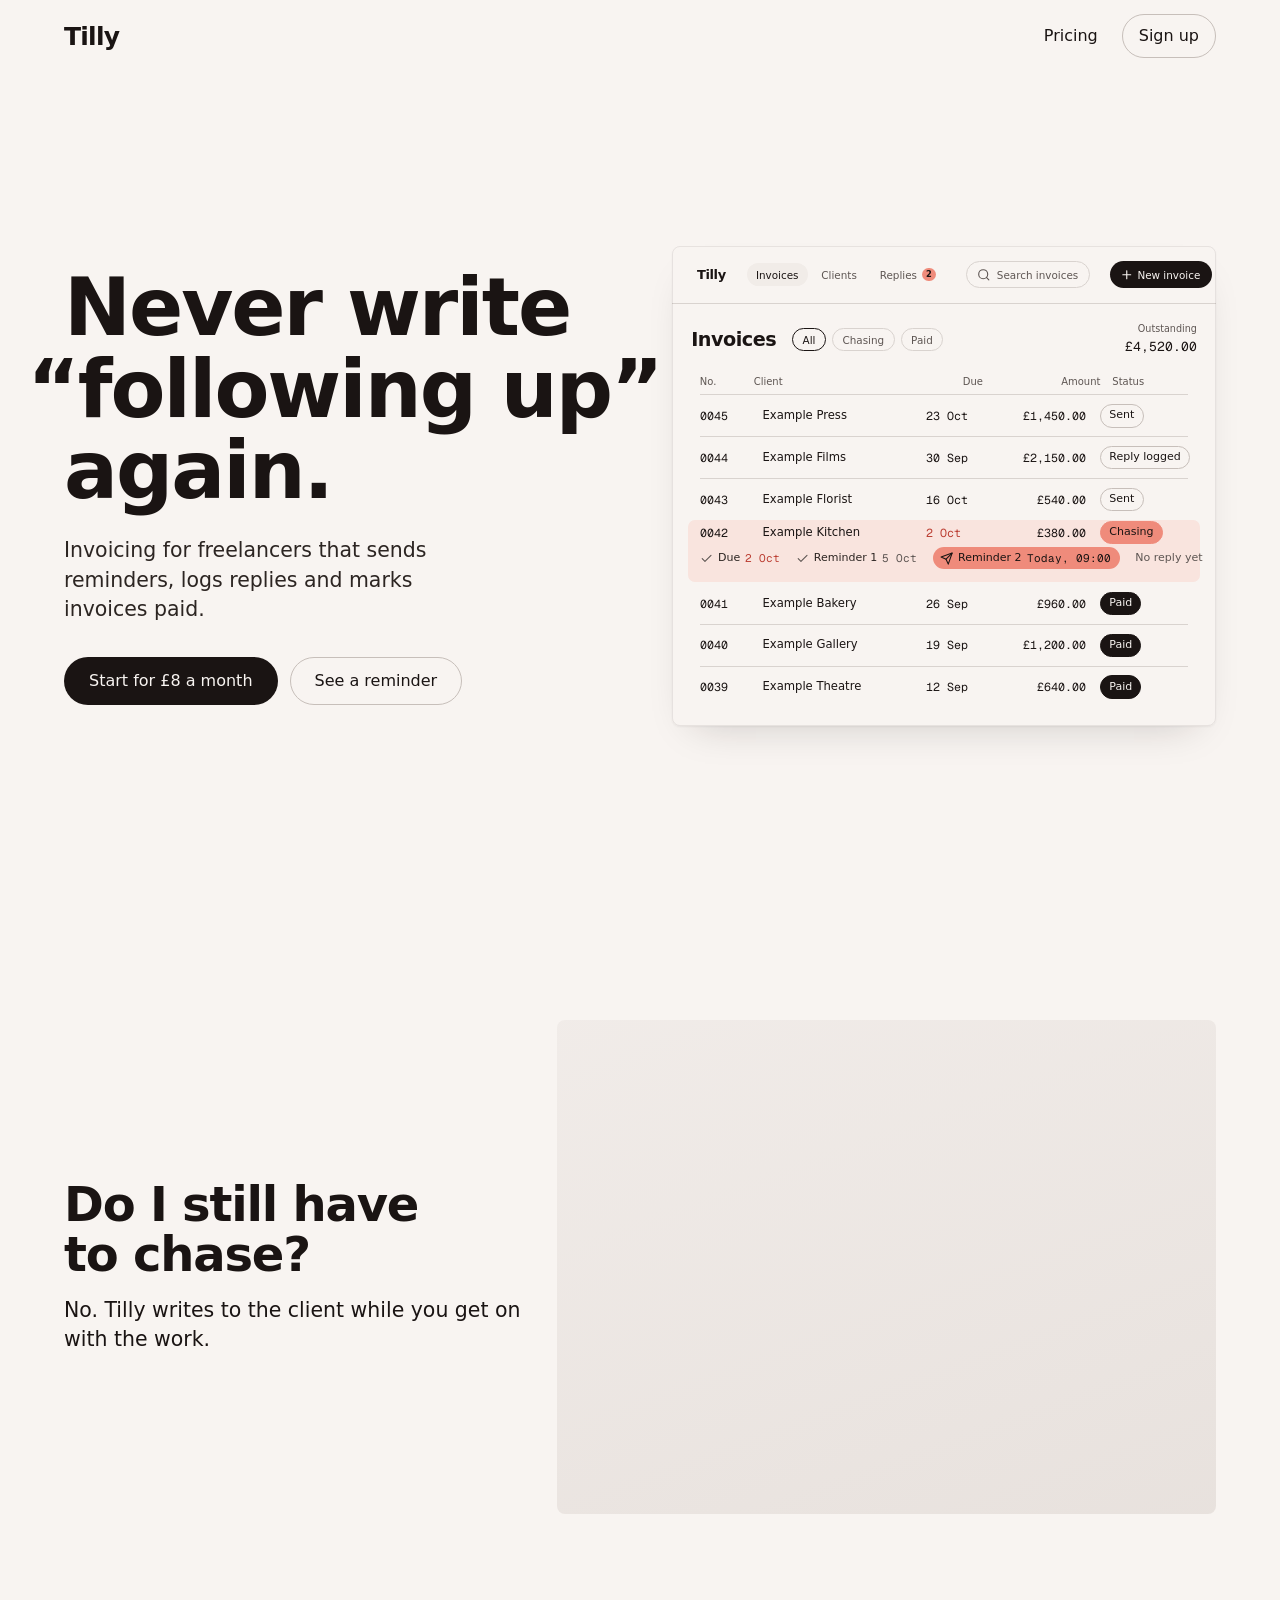
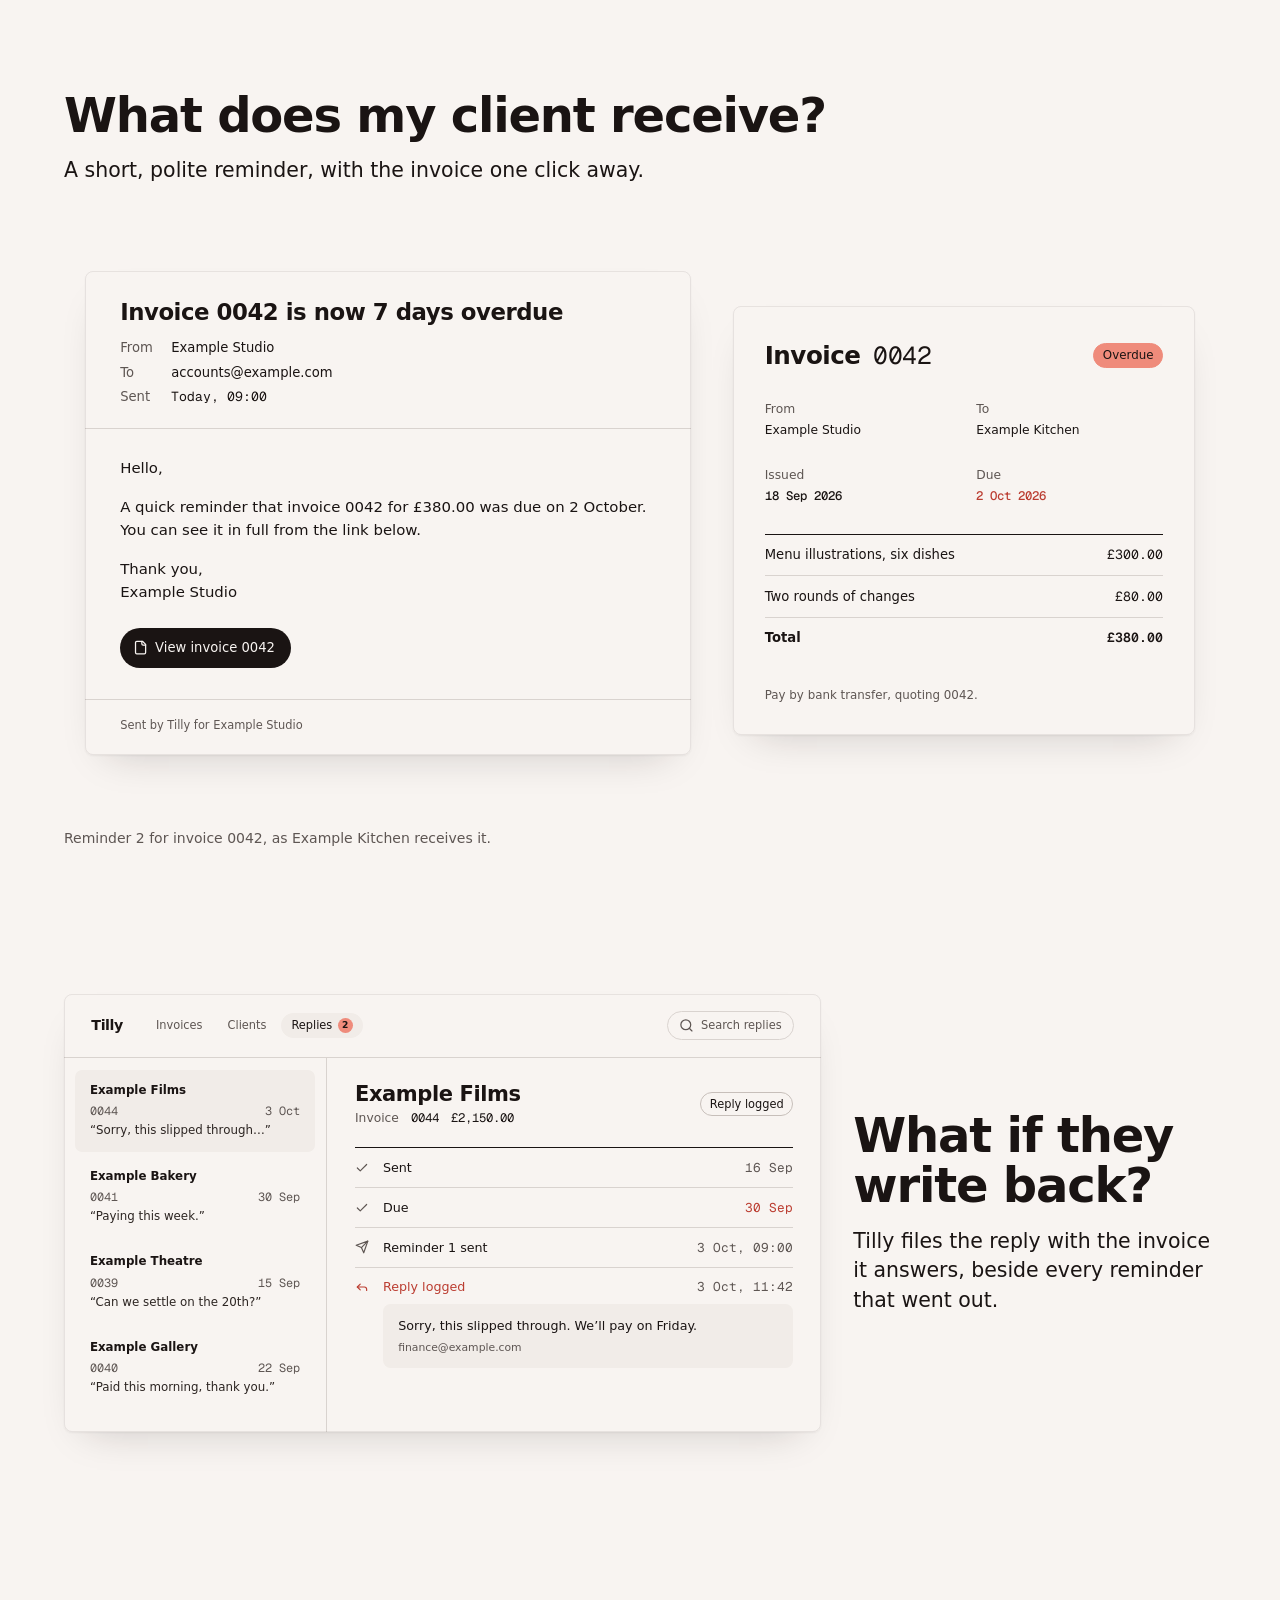
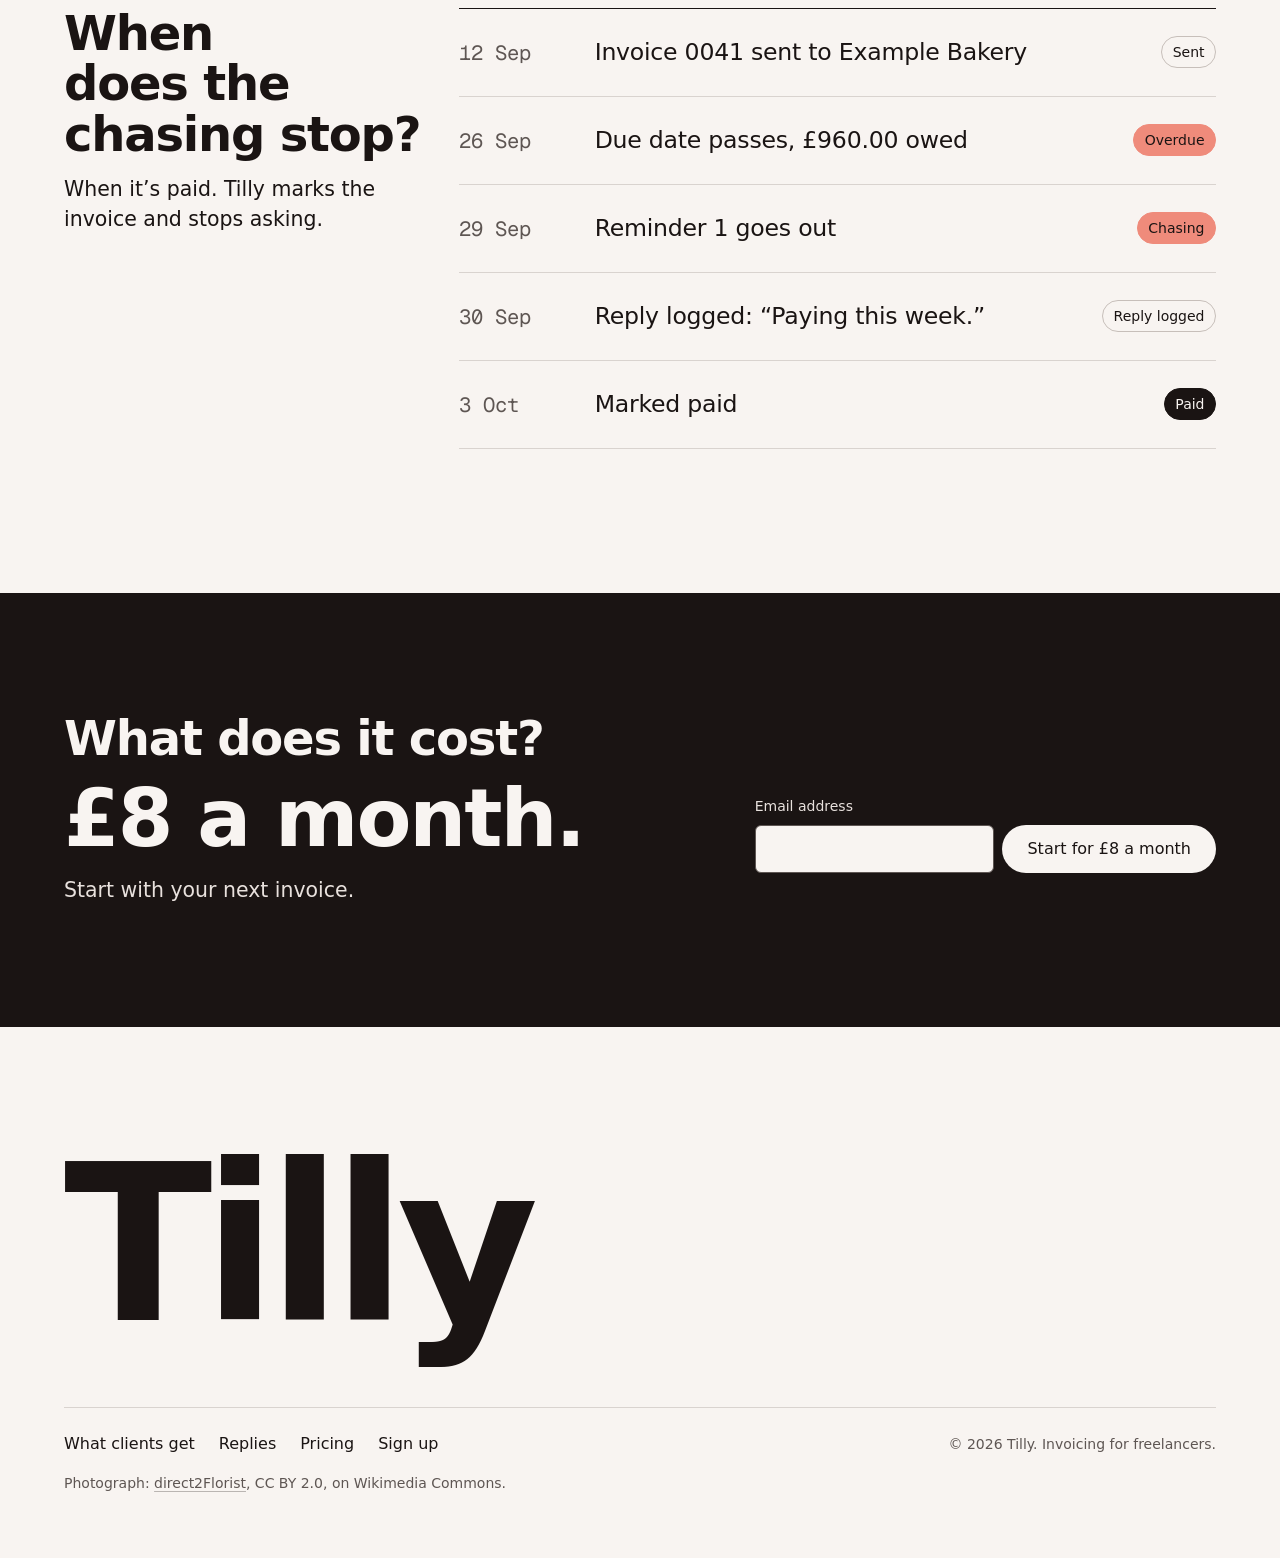
<file: .agents/skills/hallmark/scripts/fixtures/exemplars/modern-minimal.html>
<!doctype html>
<html lang="en-GB">
<head>
<meta charset="utf-8">
<meta name="viewport" content="width=device-width, initial-scale=1">
<title>Tilly, invoicing that chases late payments for you</title>
<meta name="description" content="Tilly is invoicing for freelancers that sends the reminders, logs the replies and marks invoices paid, for 8 pounds a month.">
<link rel="preconnect" href="https://api.fontshare.com" crossorigin>
<link rel="preconnect" href="https://fonts.googleapis.com">
<link rel="preconnect" href="https://fonts.gstatic.com" crossorigin>
<link href="https://api.fontshare.com/v2/css?f[]=general-sans@400,500,600&amp;display=swap" rel="stylesheet">
<link href="https://fonts.googleapis.com/css2?family=Geist+Mono:wght@400&amp;display=swap" rel="stylesheet">
<style>
/* Hallmark · job: sign up · shape: Conversational FAQ, opened by the product · genre: modern-minimal · theme: Coral (by request)
 * hero: Settled · nav: edge-aligned, the wordmark at the left, one link and one outlined pill at the right · footer: mast, the wordmark large over the links · imagery: product sample in hero, demo-2 and demo-3, photographs library 1 muted sepia=8 · signature: invoice 0042 being chased, live in the hero
 * axes: light/grotesk-sans/warm · posture: restrained · contrast: pass · fold: pass · v2.0.0 */
/* Hallmark · pre-emit critique: P4 H4 E4 S5 R4 V5 · weakest: E, the built screens must read as one product at every width, so every inner length is in em on a container-unit base, the screens scale as a whole and re-lay themselves on a phone */
/* Hallmark · hero-review: subagent · fix · 5 findings · 5 resolved · finish-review: in-thread, the subagent limit was reached · ship · 1 finding · 1 resolved · gap: none */
:root {
  color-scheme: light;
  --space-3xs: 2px; --space-2xs: 4px; --space-xs: 8px; --space-sm: 12px; --space-md: 16px; --space-lg: 24px; --space-xl: 40px; --space-2xl: 64px; --space-3xl: 96px; --space-4xl: 144px;
  --text-xs: 0.8125rem; --text-sm: 0.875rem; --text-md: 1rem; --text-lg: 1.25rem; --text-xl: 1.5625rem; --text-2xl: 1.953rem; --text-3xl: 2.441rem;
  --text-display-s: clamp(2.25rem, 4vw + 0.5rem, 3.75rem); --text-display: clamp(2.75rem, 5vw + 1rem, 5.25rem);
  --text-section: clamp(2rem, 2.5vw + 1rem, 3.5rem); --text-title: clamp(1.25rem, 0.75vw + 0.875rem, 1.625rem); --text-lead: clamp(1.125rem, 0.35vw + 1rem, 1.375rem);
  --ease-out: cubic-bezier(0.16, 1, 0.3, 1); --ease-in: cubic-bezier(0.7, 0, 0.84, 0); --ease-in-out: cubic-bezier(0.65, 0, 0.35, 1);
  --dur-micro: 120ms; --dur-short: 220ms; --dur-long: 420ms;
  --color-error: oklch(52% 0.19 27); --color-success: oklch(50% 0.12 150);
  --container: 1440px; --gutter: 64px; --gap-columns: 32px; --section-gap-s: 120px; --section-gap: 144px; --section-gap-l: 176px;
  --z-base: 1; --z-raised: 10; --z-dropdown: 100; --z-sticky: 200; --z-sticky-nav: 300; --z-modal: 400; --z-toast: 500; --z-tooltip: 600;
  --color-paper: oklch(97% 0.006 55); --color-paper-2: oklch(94.5% 0.007 55); --color-paper-3: oklch(91.5% 0.009 55);
  --color-ink: oklch(20% 0.010 35); --color-ink-2: oklch(27% 0.012 40); --color-muted: oklch(46% 0.012 45);
  --color-rule: oklch(87% 0.009 55); --color-rule-2: oklch(81% 0.011 55);
  --color-accent: oklch(74% 0.125 30); --color-accent-ink: oklch(20% 0.010 35); --color-accent-2: oklch(54% 0.165 29); --color-focus: oklch(54% 0.17 30);
  --font-display: "General Sans", ui-sans-serif, system-ui, sans-serif; --font-body: var(--font-display);
  --font-outlier: "Geist Mono", ui-monospace, monospace;
  --radius-card: 8px; --radius-input: 6px; --radius-pill: 999px; --rule-hair: 1px;
  --shadow-card: 0 1px 2px oklch(20% 0.01 35 / 0.05);
  --shadow-lift: 0 1px 2px oklch(20% 0.01 35 / 0.05), 0 18px 40px -22px oklch(20% 0.01 35 / 0.22);
  --tracking-display: -0.025em; --display-weight: 600;
}
*, *::before, *::after { box-sizing: border-box; }
html, body { overflow-x: clip; }
html { scrollbar-color: var(--color-muted) var(--color-paper); scroll-padding-top: var(--space-3xl); }
body { margin: 0; background: var(--color-paper); color: var(--color-ink); font-family: var(--font-body); font-size: var(--text-md); line-height: 1.55; -webkit-font-smoothing: antialiased; caret-color: var(--color-accent); }
::selection { background: color-mix(in oklab, var(--color-accent) 35%, transparent); }
:focus-visible { outline: 2px solid var(--color-focus); outline-offset: 2px; }
a { color: inherit; text-decoration-thickness: 1px; text-underline-offset: 0.16em; }
h1, h2, h3 { margin: 0; font-family: var(--font-display); font-weight: var(--display-weight, 700); font-synthesis: none; letter-spacing: var(--tracking-display); line-height: 1.05; overflow-wrap: break-word; min-width: 0; text-wrap: balance; }
h1 { max-width: 20ch; font-size: var(--text-display); } h2 { max-width: 30ch; font-size: var(--text-section); } h3 { max-width: 40ch; font-size: var(--text-title); line-height: 1.2; }
.lead { font-size: var(--text-lead); line-height: 1.45; max-width: 52ch; }
p { margin: 0; text-wrap: pretty; }
p:not([class]) { max-width: 65ch; }
img, video { max-width: 100%; height: auto; display: block; }
svg { display: block; }
[hidden] { display: none !important; }
button, input, select, textarea { font: inherit; }
.container { width: 100%; max-width: var(--container); margin-inline: auto; padding-inline: var(--gutter); box-sizing: border-box; }
.num, .figure, td.num { font-variant-numeric: tabular-nums; }
.visually-hidden { position: absolute; width: 1px; height: 1px; overflow: hidden; clip-path: inset(50%); white-space: nowrap; }
[data-slot] { position: relative; overflow: hidden; background: linear-gradient(160deg, var(--color-paper-2, var(--color-paper)), var(--color-paper-3, var(--color-paper))); }
[data-slot] > img { position: absolute; inset: 0; width: 100%; height: 100%; object-fit: cover; z-index: 1; }
[data-slot]:has(> img) > :not(img):not([data-keep]) { display: none !important; }
@media (max-width: 60rem) { :root { --gutter: 24px; --section-gap-s: 80px; --section-gap: 96px; --section-gap-l: 120px; } }
@media (max-width: 40rem) { :root { --gutter: 16px; --section-gap-s: 56px; --section-gap: 72px; --section-gap-l: 96px; --gap-columns: 16px; } }
@media (prefers-reduced-motion: reduce) { *:not(.keep-motion), *:not(.keep-motion)::before, *:not(.keep-motion)::after { animation-duration: 0.01ms !important; animation-iteration-count: 1 !important; transition-duration: 0.01ms !important; scroll-behavior: auto !important; } }
/* photographs: muted sepia=8 */
[data-slot] > img { filter: saturate(0.65) contrast(0.97) sepia(0.08); }
:root { --nav-h: 72px; --app-line: color-mix(in oklab, var(--color-ink) 8%, transparent); }

/* Chrome */
.skip { position: absolute; left: var(--space-md); top: calc(-1 * var(--space-3xl)); z-index: var(--z-toast); padding: var(--space-xs) var(--space-md); border-radius: var(--radius-input); background: var(--color-ink); color: var(--color-paper); }
.skip:focus-visible { top: var(--space-md); }

.site__in { display: flex; align-items: center; justify-content: space-between; gap: var(--space-lg); min-height: var(--nav-h); }
.wordmark { font: var(--display-weight) var(--text-xl)/1 var(--font-display); letter-spacing: -0.03em; text-decoration: none; color: var(--color-ink); }
.site__nav { display: flex; align-items: center; gap: var(--space-lg); }
.site__link { font-weight: 500; text-decoration: none; text-decoration-color: transparent; transition: text-decoration-color var(--dur-short) var(--ease-out); }
.site__link:hover { text-decoration: underline; text-decoration-color: var(--color-accent-2); text-underline-offset: 0.3em; }
.wordmark:focus-visible, .site__link:focus-visible { outline: 2px solid var(--color-focus); outline-offset: var(--space-2xs); border-radius: var(--space-3xs); }

/* Controls: the ink pill and the outlined pill */
.btn { display: inline-flex; align-items: center; justify-content: center; gap: var(--space-xs); min-height: 48px; padding: 0 var(--space-lg); border: 1px solid transparent; border-radius: var(--radius-pill); font: 500 var(--text-md)/1 var(--font-body); white-space: nowrap; text-decoration: none; cursor: pointer; transition: background-color var(--dur-short) var(--ease-out), border-color var(--dur-short) var(--ease-out), transform var(--dur-micro) var(--ease-out); }
.btn--primary { background: var(--color-ink); color: var(--color-paper); }
.btn--primary:hover { background: var(--color-ink-2); }
.btn--secondary { border-color: var(--color-rule-2); background: transparent; color: var(--color-ink); }
.btn--secondary:hover { border-color: var(--color-ink); }
.btn--sm { min-height: 44px; padding: 0 var(--space-md); }
.btn:active { transform: translateY(1px); }
.btn:focus-visible { outline: 2px solid var(--color-focus); outline-offset: 2px; }
.btn:disabled, .btn[aria-disabled="true"] { opacity: 0.55; cursor: not-allowed; transform: none; }
.btn[aria-busy="true"] { cursor: progress; }

/* Hero: Settled, the text on one half and the product on the other */
.hero { display: grid; align-items: center; min-height: calc(100dvh - var(--nav-h)); padding-block: var(--space-xl); box-sizing: border-box; }
.hero__grid { display: grid; grid-template-columns: minmax(0, 1fr) minmax(0, 1fr); column-gap: var(--space-2xl); align-items: center; }
.hero__text { display: grid; gap: var(--space-lg); justify-items: start; }
.hero h1 { max-width: none; line-height: 1.02; }
.hang { margin-left: -0.46em; }
.hero .lead { max-width: 34ch; color: var(--color-ink-2); }
.actions { display: flex; flex-wrap: wrap; gap: var(--space-sm); margin-top: var(--space-xs); }

/* The built product: one picture that scales as a whole; every inner length is in em of a design pixel times ten */
.slot { margin: 0; container-type: inline-size; }
.lifted { border-radius: var(--radius-card); box-shadow: var(--shadow-lift); outline: 1px solid var(--app-line); outline-offset: -1px; }
.app[data-slot] { background: var(--color-paper); }
.app--hero { aspect-ratio: 68 / 60; }
.ui { height: 100%; display: flex; flex-direction: column; font-size: calc(100cqi / 68); color: var(--color-ink); line-height: 1.35; }
.ui svg { width: 1.6em; height: 1.6em; flex-shrink: 0; fill: none; stroke: currentColor; stroke-width: 2; stroke-linecap: round; stroke-linejoin: round; }
.fig { font-family: var(--font-outlier); font-weight: 400; font-variant-numeric: tabular-nums; }

.ui__bar { display: flex; align-items: center; gap: 2em; height: 5.6em; padding: 0 2.4em; border-bottom: 1px solid var(--color-rule); font-size: 1.3em; font-weight: 500; }
.ui__bar svg { width: 1.3em; height: 1.3em; }
.ui__mark { font-weight: 600; font-size: 1.25em; letter-spacing: -0.03em; }
.ui__chips { display: flex; gap: 0.4em; }
.ui__chip { display: inline-flex; align-items: center; gap: 0.5em; padding: 0.45em 0.9em; border-radius: var(--radius-pill); color: var(--color-muted); }
.ui__chip.is-on { background: var(--color-paper-2); color: var(--color-ink); }
.ui__badge { display: inline-grid; place-items: center; min-width: 1.6em; height: 1.6em; padding: 0 0.4em; border-radius: var(--radius-pill); background: var(--color-accent); color: var(--color-accent-ink); font-size: 0.8em; font-weight: 600; box-sizing: border-box; }
.ui__input { display: inline-flex; align-items: center; gap: 0.6em; white-space: nowrap; margin-left: auto; height: 2.6em; padding: 0 1em; border: 1px solid var(--color-rule); border-radius: var(--radius-pill); color: var(--color-muted); font-weight: 400; }
.ui__control { display: inline-flex; align-items: center; gap: 0.4em; white-space: nowrap; height: 2.6em; padding: 0 1.1em 0 0.9em; border-radius: var(--radius-pill); background: var(--color-ink); color: var(--color-paper); }

.ui__head { display: flex; align-items: center; gap: 2em; padding: 2.4em 2.4em 1.6em; }
.ui__title { font-size: 2.4em; font-weight: 600; letter-spacing: -0.025em; line-height: 1; }
.ui__tags { display: flex; gap: 0.6em; font-size: 1.3em; font-weight: 500; }
.ui__tag { padding: 0.35em 0.9em; border: 1px solid var(--color-rule); border-radius: var(--radius-pill); color: var(--color-muted); }
.ui__tag.is-on { border-color: var(--color-ink); color: var(--color-ink); }
.ui__owed { display: grid; gap: 0.2em; margin-left: auto; text-align: right; font-size: 1.2em; font-weight: 500; color: var(--color-muted); }
.ui__owed b { font-size: 1.35em; color: var(--color-ink); }

.ledger { padding: 0 2.4em; font-size: 1.45em; }
.ledger__row { display: grid; grid-template-columns: 4.2em minmax(0, 1fr) 5.2em 7.4em 7.6em; align-items: center; column-gap: 1.2em; min-height: 3.6em; border-top: 1px solid var(--color-rule); }
.ledger__row--head { min-height: 2.6em; border-top: 0; font-size: 0.86em; font-weight: 500; color: var(--color-muted); }
.ledger__row .r { text-align: right; }
.ledger__row .late { color: var(--color-accent-2); }
.ledger__row.is-open { margin: 0 -1em; padding: 0 1em; border-radius: 0.6em; border-top-color: transparent; background: color-mix(in oklab, var(--color-accent) 16%, var(--color-paper)); }
.ledger__row.is-open + .ledger__row { border-top-color: transparent; }
.status { display: inline-block; padding: 0.3em 0.75em; border: 1px solid var(--color-rule-2); border-radius: var(--radius-pill); font-size: 0.95em; font-style: normal; font-weight: 500; white-space: nowrap; }
.status--late { border-color: var(--color-accent); background: var(--color-accent); color: var(--color-accent-ink); }
.status--done { border-color: var(--color-ink); background: var(--color-ink); color: var(--color-paper); }

.chase { grid-column: 1 / -1; display: flex; align-items: center; gap: 1.4em; padding: 0.3em 0 1.2em; font-size: 0.95em; font-weight: 500; white-space: nowrap; }
.chase__status { display: inline-flex; align-items: center; gap: 0.45em; flex-shrink: 0; color: var(--color-ink-2); }
.chase__status svg { width: 1.2em; height: 1.2em; color: var(--color-muted); }
.chase__status b { font-weight: 400; color: var(--color-muted); }
.chase__status.is-late b { color: var(--color-accent-2); }
.chase__status.is-now { padding: 0.3em 0.85em 0.3em 0.65em; border-radius: var(--radius-pill); background: var(--color-accent); color: var(--color-accent-ink); }
.chase__status.is-now svg { color: var(--color-accent-ink); }
.chase__status.is-now b { color: var(--color-accent-ink); }
.chase__note { margin-left: auto; color: var(--color-muted); font-weight: 400; }

/* The questions, in the order a freelancer asks them */
.q--work { padding-top: var(--section-gap-s); }
.q--receive { padding-top: var(--section-gap-l); }
.q--replies { padding-top: var(--section-gap); }
.q--paid { padding-block: var(--section-gap-l) var(--section-gap); }
.q__head { display: grid; gap: var(--space-md); margin-bottom: var(--space-2xl); }
.split, .rows, .band__grid { display: grid; grid-template-columns: repeat(12, minmax(0, 1fr)); column-gap: var(--gap-columns); }
.split { align-items: center; }
.split__text { display: grid; gap: var(--space-md); align-content: center; }
.split--work .split__text { grid-column: 1 / span 5; }
.split--work .photo { grid-column: 6 / span 7; }
.split--replies .app--replies { grid-column: 1 / span 8; }
.split--replies .split__text { grid-column: 9 / span 4; }

.photo { margin: 0; aspect-ratio: 4 / 3; border-radius: var(--radius-card); }
.photo > img { border-radius: inherit; outline: 1px solid color-mix(in oklab, var(--color-ink) 6%, transparent); outline-offset: -1px; }

/* The client's side: the reminder and the invoice it links to, straight on the paper */
.showcase { margin: 0; }
.showcase figcaption { margin-top: var(--space-md); font-size: var(--text-sm); font-weight: 500; color: var(--color-muted); }
.client { aspect-ratio: 1312 / 640; }
.client[data-slot] { background: var(--color-paper); }
.client__in { height: 100%; box-sizing: border-box; display: flex; align-items: flex-start; gap: 4.8em; padding: 2.4em; font-size: calc(100cqi / 131.2); color: var(--color-ink); line-height: 1.4; }
.doc { background: var(--color-paper); border-radius: var(--radius-card); box-shadow: var(--shadow-lift); outline: 1px solid var(--app-line); outline-offset: -1px; }
.doc p { margin: 0; max-width: none; }
.mail { display: grid; flex: 76 1 0; min-width: 0; }
.mail__head { display: grid; gap: 1.6em; padding: 3.2em 4em 2.4em; border-bottom: 1px solid var(--color-rule); }
.mail__subject { font-size: 2.6em; font-weight: 600; letter-spacing: -0.02em; line-height: 1.15; }
.mail__meta { display: grid; grid-template-columns: auto minmax(0, 1fr); gap: 0.45em 1.4em; font-size: 1.5em; }
.mail__meta span:nth-child(odd) { color: var(--color-muted); }
.mail__body { display: grid; gap: 1.8em; padding: 3.2em 4em 3.6em; line-height: 1.55; }
.mail__body p { font-size: 1.7em; }
.mail__link { justify-self: start; display: inline-flex; align-items: center; gap: 0.5em; margin-top: 0.6em; padding: 0.75em 1.25em 0.75em 1em; border-radius: var(--radius-pill); background: var(--color-ink); color: var(--color-paper); font-size: 1.5em; font-weight: 500; }
.doc svg { width: 1.15em; height: 1.15em; fill: none; stroke: currentColor; stroke-width: 2; stroke-linecap: round; stroke-linejoin: round; }
.mail__foot { padding: 2em 4em 2.4em; border-top: 1px solid var(--color-rule); color: var(--color-muted); }
.mail__foot span { font-size: 1.3em; }
.inv { display: grid; flex: 50 1 0; min-width: 0; gap: 3.2em; padding: 3.6em; margin-top: 4em; }
.inv__top { display: flex; align-items: center; justify-content: space-between; }
.inv__title { font-size: 2.8em; font-weight: 600; letter-spacing: -0.02em; }
.inv__title b { margin-left: 0.2em; }
.inv .status { font-size: 1.35em; }
.inv__parties, .inv__dates { display: flex; gap: 2em; font-size: 1.4em; color: var(--color-muted); }
.inv__parties span, .inv__dates span { flex: 1 1 0; display: grid; gap: 0.3em; }
.inv__parties b, .inv__dates b { color: var(--color-ink); font-weight: 500; }
.inv__dates b.late, .thread__steps b.late { color: var(--color-accent-2); }
.inv__lines { display: grid; grid-template-columns: minmax(0, 1fr) auto; font-size: 1.5em; border-top: 1px solid var(--color-ink); }
.inv__lines span { padding: 0.85em 0; border-bottom: 1px solid var(--color-rule); }
.inv__lines .fig { text-align: right; }
.inv__lines .inv__total { border-bottom: 0; font-weight: 600; }
.inv__pay { font-size: 1.35em; color: var(--color-muted); }

/* The replies screen */
.app--replies { aspect-ratio: 864 / 500; }
.app--replies .ui { font-size: calc(100cqi / 86.4); }
.inbox { flex: 1; display: grid; grid-template-columns: 30em minmax(0, 1fr); min-height: 0; }
.inbox__list { display: grid; align-content: start; gap: 0.4em; padding: 1.4em 1.2em; border-right: 1px solid var(--color-rule); }
.inbox__item { display: grid; grid-template-columns: minmax(0, 1fr) auto; gap: 0.35em 1em; padding: 1.1em 1.3em; border-radius: 0.6em; font-size: 1.35em; }
.inbox__item b { font-weight: 600; }
.inbox__item .fig { grid-row: 2; color: var(--color-muted); }
.inbox__date { grid-column: 2; grid-row: 1; color: var(--color-muted); }
.inbox__line { grid-column: 1 / -1; color: var(--color-ink-2); white-space: nowrap; overflow: hidden; text-overflow: ellipsis; }
.inbox__item.is-on { background: var(--color-paper-2); }
.thread { display: grid; align-content: start; gap: 2.4em; padding: 2.8em 3.2em; }
.thread__head { display: grid; grid-template-columns: minmax(0, 1fr) auto; align-items: center; gap: 0.5em 1em; }
.thread__who { font-size: 2.4em; font-weight: 600; letter-spacing: -0.02em; line-height: 1.1; }
.thread__what { grid-row: 2; display: flex; gap: 1em; font-size: 1.4em; color: var(--color-muted); }
.thread__what b { color: var(--color-ink); font-weight: 400; }
.thread__head .status { grid-row: 1 / span 2; grid-column: 2; font-size: 1.3em; }
.thread__steps { list-style: none; margin: 0; padding: 0; font-size: 1.45em; border-top: 1px solid var(--color-ink); }
.thread__steps li { display: grid; grid-template-columns: 1.4em minmax(0, 1fr) auto; align-items: center; column-gap: 0.8em; padding: 0.85em 0; border-bottom: 1px solid var(--color-rule); }
.thread__steps svg { width: 1.1em; height: 1.1em; color: var(--color-muted); }
.thread__steps b { font-weight: 400; color: var(--color-muted); }
.thread__steps .is-reply { border-bottom: 0; }
.thread__steps .is-reply svg, .thread__steps .is-reply span { color: var(--color-accent-2); }
.thread__quote { grid-column: 2 / -1; margin: 0.7em 0 0; padding: 1em 1.2em; border-radius: 0.6em; background: var(--color-paper-2); }
.thread__quote p { margin: 0; color: var(--color-ink); line-height: 1.45; }
.thread__quote cite { display: block; margin-top: 0.5em; font-size: 0.85em; font-style: normal; color: var(--color-muted); }

/* One invoice from sent to paid, as rows */
.rows { align-items: start; }
.rows__head { grid-column: 1 / span 4; display: grid; gap: var(--space-md); }
.life { grid-column: 5 / span 8; margin: 0; padding: 0; list-style: none; border-top: 1px solid var(--color-ink); }
.life li { display: grid; grid-template-columns: 6.5rem minmax(0, 1fr) auto; align-items: center; column-gap: var(--gap-columns); min-height: 88px; border-bottom: 1px solid var(--color-rule); }
.life__date { font-size: var(--text-lead); color: var(--color-muted); }
.life__what { font-size: var(--text-title); font-weight: 500; letter-spacing: -0.01em; line-height: 1.25; }
.life .status { font-size: var(--text-sm); }

/* The price, on the one ink band */
.band { padding-block: var(--section-gap-s); background: var(--color-ink); color: var(--color-paper); }
.band__grid { align-items: end; }
.band__text { grid-column: 1 / span 7; display: grid; gap: var(--space-md); }
.band h2 { color: var(--color-paper); }
.price { font: var(--display-weight) var(--text-display)/1 var(--font-display); letter-spacing: var(--tracking-display); font-variant-numeric: tabular-nums; color: var(--color-paper); }
.band__line { font-size: var(--text-lead); color: var(--color-paper-3); }
.signup { grid-column: 8 / span 5; display: grid; gap: var(--space-xs); min-width: 0; }
.signup label { font-size: var(--text-sm); font-weight: 500; color: var(--color-paper-3); }
.signup__row { display: flex; flex-wrap: wrap; gap: var(--space-xs); }
.signup input { flex: 1 1 12rem; min-width: 0; width: 100%; height: 48px; padding: 0 var(--space-md); border: 1px solid var(--color-muted); border-radius: var(--radius-input); background: var(--color-paper); color: var(--color-ink); font-size: var(--text-md); outline: 2px solid transparent; outline-offset: -3px; transition: background-color var(--dur-short) var(--ease-out); }
.signup input:hover { background: var(--color-paper-2); }
.signup input:focus-visible { outline-color: var(--color-focus); }
.signup input[aria-invalid] { border-color: var(--color-error); }
.signup input:disabled { opacity: 0.55; cursor: not-allowed; }
.signup__help { min-height: 1lh; margin-top: var(--space-2xs); font-size: var(--text-sm); color: var(--color-paper-3); }
.btn--invert { background: var(--color-paper); color: var(--color-ink); }
.btn--invert:hover { background: var(--color-paper-2); }

/* The mast */
.mast { padding-block: var(--section-gap-s) var(--space-2xl); }
.mast__mark { margin-bottom: var(--space-2xl); font: var(--display-weight) clamp(7rem, 17vw, 15rem)/0.9 var(--font-display); letter-spacing: -0.045em; color: var(--color-ink); }
.mast__row { display: flex; flex-wrap: wrap; align-items: baseline; justify-content: space-between; gap: var(--space-lg); padding-top: var(--space-lg); border-top: 1px solid var(--color-rule); }
.mast__links { display: flex; flex-wrap: wrap; gap: var(--space-lg); }
.mast__links a { font-weight: 500; text-decoration-color: transparent; text-underline-offset: 0.3em; transition: text-decoration-color var(--dur-short) var(--ease-out); }
.mast__links a:hover { text-decoration-color: var(--color-accent-2); }
.mast__links a:focus-visible { outline: 2px solid var(--color-focus); outline-offset: var(--space-2xs); border-radius: var(--space-3xs); }
.mast__legal { font-size: var(--text-sm); color: var(--color-muted); }
.mast__credit { margin-top: var(--space-md); font-size: var(--text-sm); line-height: 1.55; color: var(--color-muted); }
.mast__credit a { color: inherit; text-decoration: underline; text-decoration-thickness: 1px; text-underline-offset: 0.2em; text-decoration-color: color-mix(in oklab, currentColor 40%, transparent); }
.mast__credit a:hover { text-decoration-color: currentColor; }


@container (max-width: 40rem) {
  .client__in { font-size: calc(100cqi / 48); padding: 1.2em; }
  .inv, .inbox__list { display: none; }
  .app--replies .ui { font-size: calc(100cqi / 48); }
  .inbox { grid-template-columns: minmax(0, 1fr); }
  .thread { padding: 2em; }
}

@container (max-width: 30rem) {
  .ui { font-size: calc(100cqi / 40); }
  .ui__input, .ui__chip:nth-child(2), .ui__owed, .chase__note, .chase__status:nth-child(1) { display: none; }
  .ledger__row { grid-template-columns: minmax(0, 1fr) auto auto; }
  .ledger__row > :nth-child(1), .ledger__row > :nth-child(3), .ledger__row:nth-child(n+8) { display: none; }
  .chase { flex-wrap: wrap; row-gap: 0.6em; }
}
@media (max-width: 40rem) { .app--hero { aspect-ratio: 4 / 5; } .app--replies { aspect-ratio: 1 / 1; } .client { aspect-ratio: 5 / 7; } .hang { margin-left: -0.3em; } .life li { grid-template-columns: minmax(0, 1fr) auto; row-gap: var(--space-2xs); padding-block: var(--space-md); } .life__date { grid-column: 1 / -1; } }

@media (max-width: 60rem) {
  .hero { min-height: 0; padding-block: var(--space-xl) var(--space-3xl); }
  .hero__grid { grid-template-columns: minmax(0, 1fr); row-gap: var(--space-xl); }
  .split, .rows, .band__grid { grid-template-columns: minmax(0, 1fr); row-gap: var(--space-xl); }
  .split > *, .rows > *, .band__grid > *, .split--work .split__text, .split--work .photo, .split--replies .app--replies, .split--replies .split__text, .rows__head, .life, .band__text, .signup { grid-column: 1 / -1; }
  .split--replies .split__text { order: -1; }
  .life li { min-height: 72px; }
}
</style>
</head>
<body id="top">
<a class="skip" href="#main">Skip to content</a>

<header class="site">
  <div class="container site__in">
    <a class="wordmark" href="#top" aria-label="Tilly, back to the top">Tilly</a>
    <nav class="site__nav" aria-label="Page">
      <a class="site__link" href="#cost">Pricing</a>
      <a class="btn btn--secondary btn--sm" href="#start">Sign up</a>
    </nav>
  </div>
</header>

<main id="main">
  <section class="hero" aria-labelledby="hero-head">
    <div class="container hero__grid">
      <div class="hero__text">
        <h1 id="hero-head">Never write<br><span class="hang">“</span>following&nbsp;up”<br>again.</h1>
        <p class="lead">Invoicing for freelancers that sends reminders, logs replies and marks invoices paid.</p>
        <div class="actions">
          <a class="btn btn--primary" href="#start">Start for £8 a month</a>
          <a class="btn btn--secondary" href="#receive">See a reminder</a>
        </div>
      </div>

      <figure class="slot app app--hero lifted" data-slot="hero" data-alt="Your invoices screen, with one late invoice being chased" role="img" aria-label="The Tilly invoices screen: invoice 0042 for Example Kitchen, 380 pounds, due on 2 October, is being chased; its first reminder went on 5 October and the second this morning.">
        <div class="ui" aria-hidden="true">
          <div class="ui__bar">
            <span class="ui__mark">Tilly</span>
            <span class="ui__chips"><span class="ui__chip is-on">Invoices</span><span class="ui__chip">Clients</span><span class="ui__chip">Replies<b class="ui__badge">2</b></span></span>
            <span class="ui__input"><svg aria-hidden="true" viewBox="0 0 24 24"><circle cx="11" cy="11" r="8"/><path d="m21 21-4.3-4.3"/></svg>Search invoices</span>
            <span class="ui__control"><svg aria-hidden="true" viewBox="0 0 24 24"><path d="M5 12h14"/><path d="M12 5v14"/></svg>New invoice</span>
          </div>
          <div class="ui__head">
            <span class="ui__title">Invoices</span>
            <span class="ui__tags"><span class="ui__tag is-on">All</span><span class="ui__tag">Chasing</span><span class="ui__tag">Paid</span></span>
            <span class="ui__owed">Outstanding<b class="fig">£4,520.00</b></span>
          </div>
          <div class="ledger">
            <div class="ledger__row ledger__row--head"><span>No.</span><span>Client</span><span>Due</span><span class="r">Amount</span><span>Status</span></div>
            <div class="ledger__row"><span class="fig">0045</span><span>Example Press</span><span class="fig">23 Oct</span><span class="fig r">£1,450.00</span><span><i class="status">Sent</i></span></div>
            <div class="ledger__row"><span class="fig">0044</span><span>Example Films</span><span class="fig">30 Sep</span><span class="fig r">£2,150.00</span><span><i class="status">Reply logged</i></span></div>
            <div class="ledger__row"><span class="fig">0043</span><span>Example Florist</span><span class="fig">16 Oct</span><span class="fig r">£540.00</span><span><i class="status">Sent</i></span></div>
            <div class="ledger__row is-open">
              <span class="fig">0042</span><span>Example Kitchen</span><span class="fig late">2 Oct</span><span class="fig r">£380.00</span><span><i class="status status--late">Chasing</i></span>
              <div class="chase">
                <span class="chase__status is-done is-late"><svg aria-hidden="true" viewBox="0 0 24 24"><path d="M20 6 9 17l-5-5"/></svg>Due<b class="fig">2 Oct</b></span>
                <span class="chase__status is-done"><svg aria-hidden="true" viewBox="0 0 24 24"><path d="M20 6 9 17l-5-5"/></svg>Reminder 1<b class="fig">5 Oct</b></span>
                <span class="chase__status is-now"><svg aria-hidden="true" viewBox="0 0 24 24"><path d="m22 2-7 20-4-9-9-4Z"/><path d="M22 2 11 13"/></svg>Reminder 2<b class="fig">Today, 09:00</b></span>
                <span class="chase__note">No reply yet</span>
              </div>
            </div>
            <div class="ledger__row"><span class="fig">0041</span><span>Example Bakery</span><span class="fig">26 Sep</span><span class="fig r">£960.00</span><span><i class="status status--done">Paid</i></span></div>
            <div class="ledger__row"><span class="fig">0040</span><span>Example Gallery</span><span class="fig">19 Sep</span><span class="fig r">£1,200.00</span><span><i class="status status--done">Paid</i></span></div>
            <div class="ledger__row"><span class="fig">0039</span><span>Example Theatre</span><span class="fig">12 Sep</span><span class="fig r">£640.00</span><span><i class="status status--done">Paid</i></span></div>
          </div>
        </div>
      </figure>
    </div>
  </section>

  <section class="q q--work" id="chase" aria-labelledby="q1">
    <div class="container split split--work">
      <div class="split__text">
        <h2 id="q1">Do I still have to chase?</h2>
        <p class="lead">No. Tilly writes to the client while you get on with the work.</p>
      </div>
      <figure class="photo" data-slot="photo-1" data-alt="Your own work in progress: the desk, bench or studio you invoice from">
        <img src="https://upload.wikimedia.org/wikipedia/commons/thumb/5/5c/Florist_working.jpg/1280px-Florist_working.jpg" width="1920" height="1280" loading="lazy" decoding="async"
             style="object-position: 55% 45%" alt="Hands gathering green stems into a bouquet at a flower shop counter">
      </figure>
    </div>
  </section>

  <section class="q q--receive" id="receive" aria-labelledby="q2">
    <div class="container">
      <div class="q__head">
        <h2 id="q2">What does my client receive?</h2>
        <p class="lead">A short, polite reminder, with the invoice one click away.</p>
      </div>
      <figure class="showcase">
        <div class="slot client" data-slot="demo-2" data-alt="A reminder as your client receives it, beside the invoice it links to" role="img" aria-label="The second reminder for invoice 0042 as Example Kitchen receives it: a short email saying the 380 pounds was due on 2 October, with a link to the invoice, beside the invoice itself marked overdue.">
          <div class="client__in" aria-hidden="true">
            <div class="doc mail">
              <div class="mail__head">
                <p class="mail__subject">Invoice 0042 is now 7 days overdue</p>
                <div class="mail__meta">
                  <span>From</span><span>Example Studio</span>
                  <span>To</span><span>accounts@example.com</span>
                  <span>Sent</span><span class="fig">Today, 09:00</span>
                </div>
              </div>
              <div class="mail__body">
                <p>Hello,</p>
                <p>A quick reminder that invoice 0042 for £380.00 was due on 2 October. You can see it in full from the link below.</p>
                <p>Thank you,<br>Example Studio</p>
                <span class="mail__link"><svg aria-hidden="true" viewBox="0 0 24 24"><path d="M15 2H6a2 2 0 0 0-2 2v16a2 2 0 0 0 2 2h12a2 2 0 0 0 2-2V7Z"/><path d="M14 2v4a2 2 0 0 0 2 2h4"/></svg>View invoice 0042</span>
              </div>
              <p class="mail__foot"><span>Sent by Tilly for Example Studio</span></p>
            </div>
            <div class="doc inv">
              <div class="inv__top"><span class="inv__title">Invoice <b class="fig">0042</b></span><i class="status status--late">Overdue</i></div>
              <div class="inv__parties"><span>From<b>Example Studio</b></span><span>To<b>Example Kitchen</b></span></div>
              <div class="inv__dates"><span>Issued<b class="fig">18 Sep 2026</b></span><span>Due<b class="fig late">2 Oct 2026</b></span></div>
              <div class="inv__lines">
                <span>Menu illustrations, six dishes</span><span class="fig">£300.00</span>
                <span>Two rounds of changes</span><span class="fig">£80.00</span>
                <span class="inv__total">Total</span><span class="fig inv__total">£380.00</span>
              </div>
              <p class="inv__pay">Pay by bank transfer, quoting 0042.</p>
            </div>
          </div>
        </div>
        <figcaption>Reminder 2 for invoice 0042, as Example Kitchen receives it.</figcaption>
      </figure>
    </div>
  </section>

  <section class="q q--replies" id="replies" aria-labelledby="q3">
    <div class="container split split--replies">
      <figure class="slot app app--replies lifted" data-slot="demo-3" data-alt="Your replies screen, with a client's answer filed under its invoice" role="img" aria-label="The Tilly replies screen: Example Films answered the first reminder for invoice 0044 on 3 October, sorry, this slipped through, we will pay on Friday, and the reply sits in the invoice's history under that reminder.">
        <div class="ui" aria-hidden="true">
          <div class="ui__bar">
            <span class="ui__mark">Tilly</span>
            <span class="ui__chips"><span class="ui__chip">Invoices</span><span class="ui__chip">Clients</span><span class="ui__chip is-on">Replies<b class="ui__badge">2</b></span></span>
            <span class="ui__input"><svg aria-hidden="true" viewBox="0 0 24 24"><circle cx="11" cy="11" r="8"/><path d="m21 21-4.3-4.3"/></svg>Search replies</span>
          </div>
          <div class="inbox">
            <div class="inbox__list">
              <div class="inbox__item is-on"><b>Example Films</b><span class="fig">0044</span><span class="fig inbox__date">3 Oct</span><span class="inbox__line">“Sorry, this slipped through…”</span></div>
              <div class="inbox__item"><b>Example Bakery</b><span class="fig">0041</span><span class="fig inbox__date">30 Sep</span><span class="inbox__line">“Paying this week.”</span></div>
              <div class="inbox__item"><b>Example Theatre</b><span class="fig">0039</span><span class="fig inbox__date">15 Sep</span><span class="inbox__line">“Can we settle on the 20th?”</span></div>
              <div class="inbox__item"><b>Example Gallery</b><span class="fig">0040</span><span class="fig inbox__date">22 Sep</span><span class="inbox__line">“Paid this morning, thank you.”</span></div>
            </div>
            <div class="thread">
              <div class="thread__head">
                <span class="thread__who">Example Films</span>
                <span class="thread__what">Invoice <b class="fig">0044</b><b class="fig">£2,150.00</b></span>
                <i class="status">Reply logged</i>
              </div>
              <ol class="thread__steps">
                <li><svg aria-hidden="true" viewBox="0 0 24 24"><path d="M20 6 9 17l-5-5"/></svg><span>Sent</span><b class="fig">16 Sep</b></li>
                <li><svg aria-hidden="true" viewBox="0 0 24 24"><path d="M20 6 9 17l-5-5"/></svg><span>Due</span><b class="fig late">30 Sep</b></li>
                <li><svg aria-hidden="true" viewBox="0 0 24 24"><path d="m22 2-7 20-4-9-9-4Z"/><path d="M22 2 11 13"/></svg><span>Reminder 1 sent</span><b class="fig">3 Oct, 09:00</b></li>
                <li class="is-reply"><svg aria-hidden="true" viewBox="0 0 24 24"><polyline points="9 17 4 12 9 7"/><path d="M20 18v-2a4 4 0 0 0-4-4H4"/></svg><span>Reply logged</span><b class="fig">3 Oct, 11:42</b>
                  <blockquote class="thread__quote"><p>Sorry, this slipped through. We’ll pay on Friday.</p><cite>finance@example.com</cite></blockquote>
                </li>
              </ol>
            </div>
          </div>
        </div>
      </figure>
      <div class="split__text">
        <h2 id="q3">What if they write back?</h2>
        <p class="lead">Tilly files the reply with the invoice it answers, beside every reminder that went out.</p>
      </div>
    </div>
  </section>

  <section class="q q--paid" id="paid" aria-labelledby="q4">
    <div class="container rows">
      <div class="rows__head">
        <h2 id="q4">When does the chasing stop?</h2>
        <p class="lead">When it’s paid. Tilly marks the invoice and stops asking.</p>
      </div>
      <ol class="life" aria-label="Invoice 0041, from sent to paid">
        <li><span class="fig life__date">12 Sep</span><span class="life__what">Invoice 0041 sent to Example Bakery</span><i class="status">Sent</i></li>
        <li><span class="fig life__date">26 Sep</span><span class="life__what">Due date passes, £960.00 owed</span><i class="status status--late">Overdue</i></li>
        <li><span class="fig life__date">29 Sep</span><span class="life__what">Reminder 1 goes out</span><i class="status status--late">Chasing</i></li>
        <li><span class="fig life__date">30 Sep</span><span class="life__what">Reply logged: “Paying this week.”</span><i class="status">Reply logged</i></li>
        <li><span class="fig life__date">3 Oct</span><span class="life__what">Marked paid</span><i class="status status--done">Paid</i></li>
      </ol>
    </div>
  </section>

  <section class="band" id="cost" aria-labelledby="q5">
    <div class="container band__grid">
      <div class="band__text">
        <h2 id="q5">What does it cost?</h2>
        <p class="price">£8 a month.</p>
        <p class="band__line">Start with your next invoice.</p>
      </div>
      <form class="signup" id="start" data-endpoint="" novalidate>
        <label for="email">Email address</label>
        <div class="signup__row">
          <input id="email" name="email" type="email" autocomplete="email" inputmode="email" required aria-describedby="email-help">
          <button class="btn btn--invert" type="submit">Start for £8 a month</button>
        </div>
        <p class="signup__help" id="email-help" aria-live="polite"></p>
      </form>
    </div>
  </section>
</main>

<footer class="mast">
  <div class="container">
    <p class="mast__mark">Tilly</p>
    <div class="mast__row">
      <nav class="mast__links" aria-label="Footer">
        <a href="#receive">What clients get</a>
        <a href="#replies">Replies</a>
        <a href="#cost">Pricing</a>
        <a href="#start">Sign up</a>
      </nav>
      <p class="mast__legal">© 2026 Tilly. Invoicing for freelancers.</p>
    </div>
    <p class="mast__credit" data-credits>Photograph: <a href="https://commons.wikimedia.org/wiki/File:Florist_working.jpg">direct2Florist</a>, CC&nbsp;BY&nbsp;2.0, on Wikimedia Commons.</p>
  </div>
</footer>

<script>
window.hallmarkSlots = (m) => { for (const [k, v] of Object.entries(m)) { const s = document.querySelector(`[data-slot="${k}"]`); if (!s) continue; const im = new Image(); im.src = typeof v === 'string' ? v : v.src; im.alt = (typeof v === 'object' && v.alt) || s.dataset.alt || ''; s.querySelectorAll(':scope > img').forEach((o) => o.remove()); s.prepend(im); } };
document.querySelectorAll('[data-slot] > img').forEach((i) => { if (i.complete && !i.naturalWidth) i.remove(); else i.addEventListener('error', () => i.remove(), { once: true }); });
document.querySelectorAll('form[data-endpoint]').forEach((form) => {
  const input = form.querySelector('input'), help = form.querySelector('[aria-live]'), button = form.querySelector('button');
  form.addEventListener('submit', (e) => {
    e.preventDefault();
    const ok = input.checkValidity();
    input.toggleAttribute('aria-invalid', !ok);
    if (!ok) { help.textContent = 'That address looks incomplete. Write it as name@example.com.'; input.focus(); return; }
    if (!form.dataset.endpoint) { help.textContent = 'Nothing was sent: this form is not connected yet.'; return; }
    button.setAttribute('aria-busy', 'true');
    fetch(form.dataset.endpoint, { method: 'POST', body: new FormData(form) })
      .then((r) => { help.textContent = r.ok ? 'Thanks. Tilly will write to ' + input.value.trim() + '.' : 'That did not go through. Try again in a minute.'; })
      .catch(() => { help.textContent = 'That did not go through. Try again in a minute.'; })
      .finally(() => button.removeAttribute('aria-busy'));
  });
});
</script>
</body>
</html>
</file>
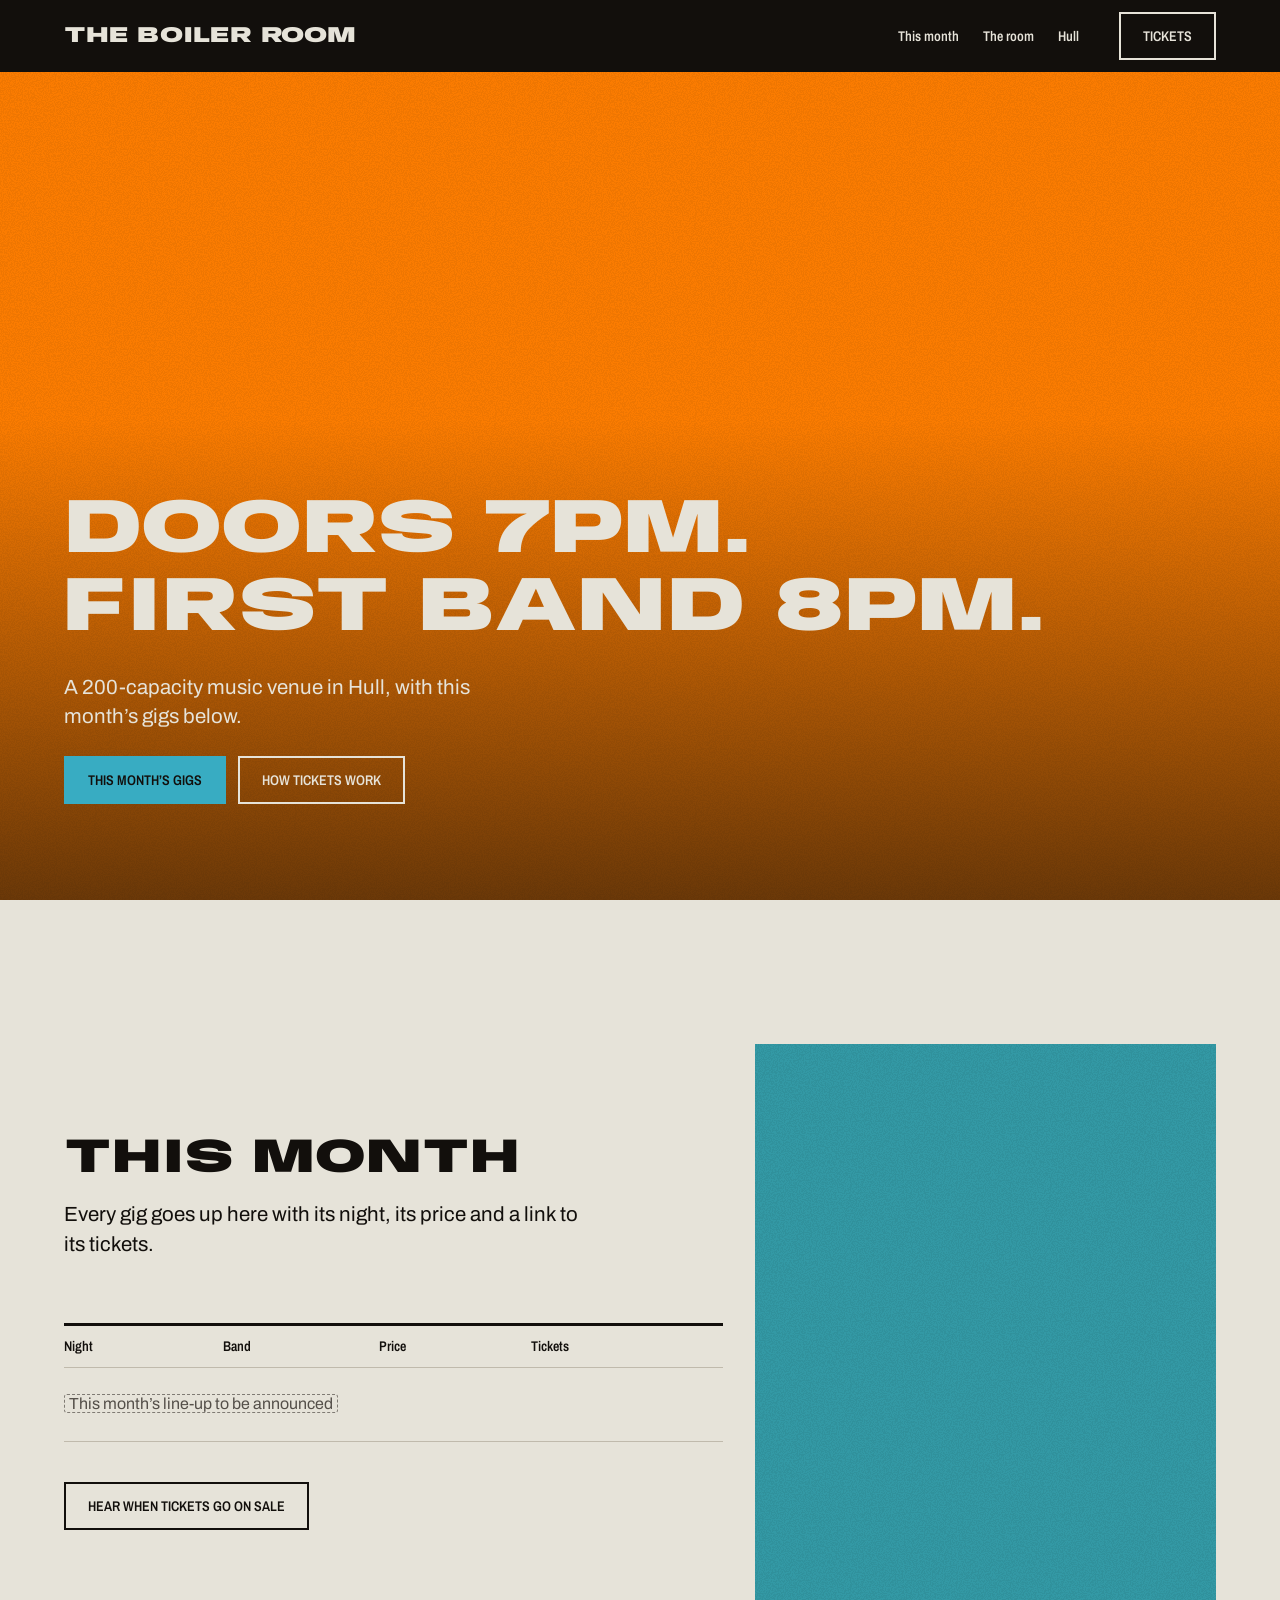
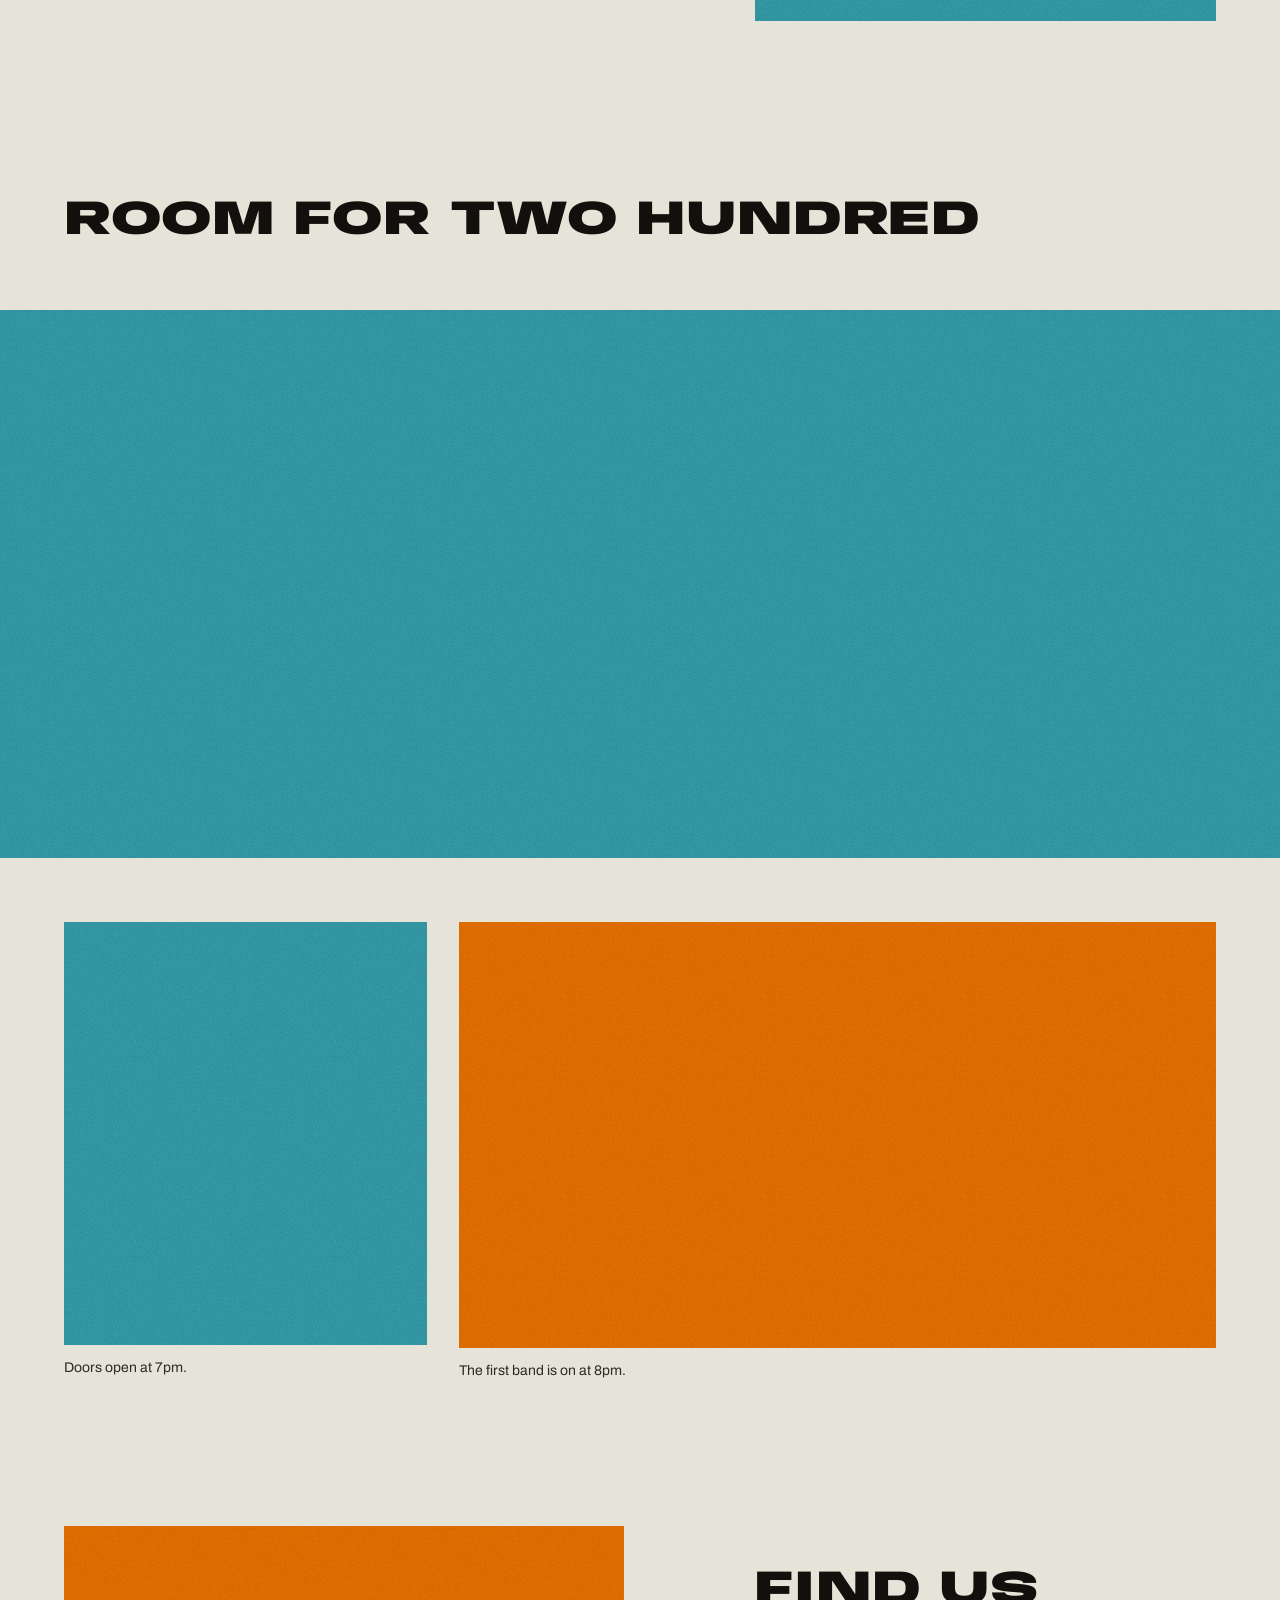
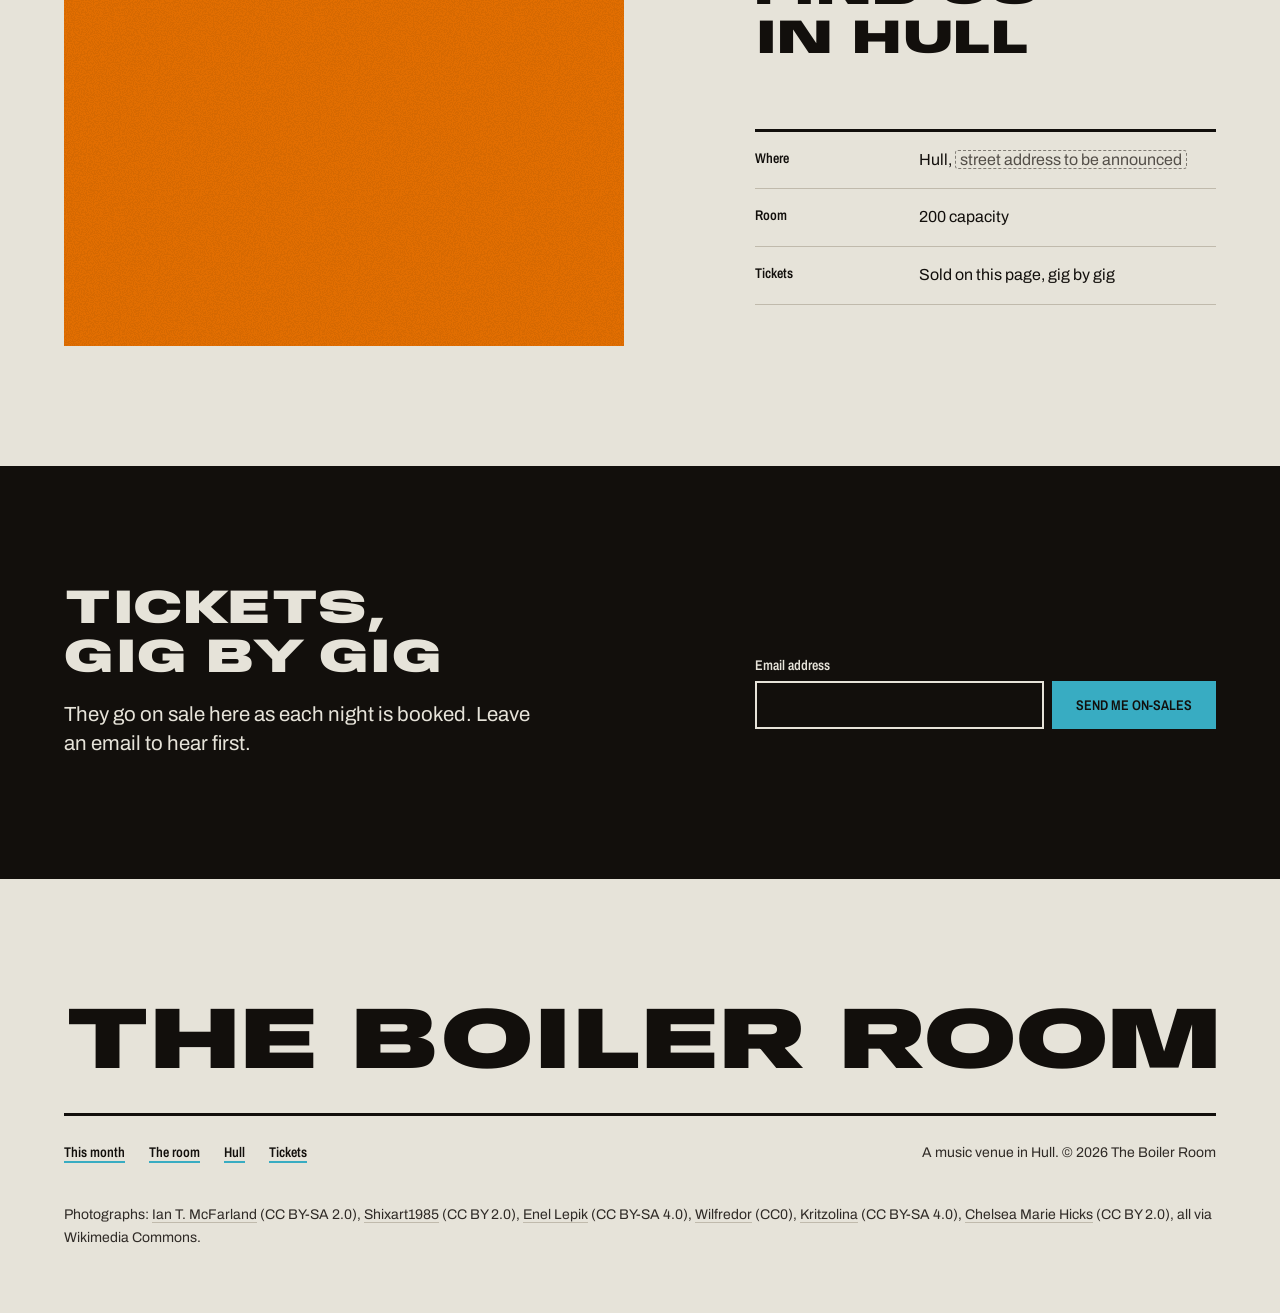
<file: .agents/skills/hallmark/scripts/fixtures/exemplars/playful.html>
<!doctype html>
<html lang="en-GB">
<head>
<meta charset="utf-8">
<meta name="viewport" content="width=device-width, initial-scale=1">
<title>The Boiler Room, Hull: this month’s gigs and tickets</title>
<meta name="description" content="The Boiler Room is a 200-capacity music venue in Hull. Doors 7pm, first band 8pm. This month’s gigs and tickets.">
<link rel="preconnect" href="https://fonts.googleapis.com">
<link rel="preconnect" href="https://fonts.gstatic.com" crossorigin>
<link href="https://fonts.googleapis.com/css2?family=Anybody:wdth,wght@100..150,900&family=Archivo:wght@400;600&family=Archivo+Narrow:wght@600&display=swap" rel="stylesheet">
<style>
/* Hallmark · job: visit · shape: Photographic · genre: playful · theme: Overprint (by request)
 * hero: Poster · nav: slab, the ink bar with the wordmark in stock colour, three links and a knocked-out Tickets outline · footer: mast, the wordmark across the container over the bar rule · imagery: photographs, library 6, mono pulled through one pass each · signature: the bill knocked out of a gig photograph printed in the orange pass · overprint: newsprint
 * axes: light/grotesk-heavy/cool · posture: full-palette · contrast: pass · fold: pass · v2.0.0 */
/* Hallmark · pre-emit critique: P4 H5 E4 S4 R4 V4 · weakest: S, the brief names no acts, so the listing is one honest slot and the photographs and the two times carry the night */
/* Hallmark · hero-review: in-thread · fix · 2 findings · 1 resolved 1 partial (the stage act is a laptop duo; the library holds no band shot with a dark foot, so the handoff asks for the venue's own) · finish-review: in-thread · fix · 1 finding · 1 resolved (the bill's room under the Poster raised to 96px) · gap: the two passes never cross on this page, so the moss shows nowhere */
:root {
  color-scheme: light;
  --space-3xs: 2px; --space-2xs: 4px; --space-xs: 8px; --space-sm: 12px; --space-md: 16px; --space-lg: 24px; --space-xl: 40px; --space-2xl: 64px; --space-3xl: 96px; --space-4xl: 144px;
  --text-xs: 0.8125rem; --text-sm: 0.875rem; --text-md: 1rem; --text-lg: 1.25rem; --text-xl: 1.5625rem; --text-2xl: 1.953rem; --text-3xl: 2.441rem;
  --text-display-s: clamp(2.25rem, 4vw + 0.5rem, 3.75rem); --text-display: clamp(2.75rem, 5vw + 1rem, 5.25rem);
  --text-section: clamp(2rem, 2.5vw + 1rem, 3.5rem); --text-title: clamp(1.25rem, 0.75vw + 0.875rem, 1.625rem); --text-lead: clamp(1.125rem, 0.35vw + 1rem, 1.375rem);
  --ease-out: cubic-bezier(0.16, 1, 0.3, 1); --ease-in: cubic-bezier(0.7, 0, 0.84, 0); --ease-in-out: cubic-bezier(0.65, 0, 0.35, 1);
  --dur-micro: 120ms; --dur-short: 220ms; --dur-long: 420ms;
  --color-error: oklch(52% 0.19 27); --color-success: oklch(50% 0.12 150);
  --container: 1440px; --gutter: 64px; --gap-columns: 32px; --section-gap-s: 120px; --section-gap: 144px; --section-gap-l: 176px;
  --z-base: 1; --z-raised: 10; --z-dropdown: 100; --z-sticky: 200; --z-sticky-nav: 300; --z-modal: 400; --z-toast: 500; --z-tooltip: 600;
  --color-paper: oklch(91.5% 0.014 92); --color-paper-2: oklch(88% 0.017 90); --color-paper-3: oklch(84% 0.02 88);
  --color-ink: oklch(17% 0.008 60); --color-ink-2: oklch(29% 0.01 60); --color-muted: oklch(43% 0.012 70);
  --color-rule: oklch(79% 0.02 85);
  --color-accent: oklch(69% 0.105 213); --color-accent-ink: oklch(17% 0.008 60); --color-focus: oklch(44% 0.1 220);
  --color-accent-2: oklch(72% 0.185 52); --color-accent-2-ink: oklch(17% 0.008 60);
  --color-mix: oklch(40% 0.106 129);
  --blend: multiply; --texture-opacity: 0.05;
  --font-display: "Anybody", ui-sans-serif, sans-serif; --font-body: "Archivo", ui-sans-serif, sans-serif;
  --font-outlier: "Archivo Narrow", ui-sans-serif, sans-serif;
  --radius-card: 0; --radius-pill: 0; --rule-hair: 1px; --rule-bar: 3px;
  --shadow-card: none;
  --tracking-display: -0.01em; --display-stretch: 140%;
}
*, *::before, *::after { box-sizing: border-box; }
html, body { overflow-x: clip; }
html { scrollbar-color: var(--color-muted) var(--color-paper); scroll-padding-top: var(--space-3xl); }
body { margin: 0; background: var(--color-paper); color: var(--color-ink); font-family: var(--font-body); font-size: var(--text-md); line-height: 1.55; -webkit-font-smoothing: antialiased; caret-color: var(--color-accent); }
::selection { background: color-mix(in oklab, var(--color-accent-2) 40%, transparent); }
:focus-visible { outline: 2px solid var(--color-focus); outline-offset: 2px; }
a { color: inherit; text-decoration-thickness: 1px; text-underline-offset: 0.16em; }
h1, h2, h3 { margin: 0; font-family: var(--font-display); font-weight: var(--display-weight, 700); font-synthesis: none; letter-spacing: var(--tracking-display); line-height: 1.05; overflow-wrap: break-word; min-width: 0; text-wrap: balance; }
h1 { max-width: 20ch; font-size: var(--text-display); } h2 { max-width: 30ch; font-size: var(--text-section); } h3 { max-width: 40ch; font-size: var(--text-title); line-height: 1.2; }
.lead { font-size: var(--text-lead); line-height: 1.45; max-width: 52ch; }
p { margin: 0; text-wrap: pretty; }
p:not([class]) { max-width: 65ch; }
img, video { max-width: 100%; height: auto; display: block; }
svg { display: block; }
[hidden] { display: none !important; }
button, input, select, textarea { font: inherit; }
.container { width: 100%; max-width: var(--container); margin-inline: auto; padding-inline: var(--gutter); box-sizing: border-box; }
.num, .figure, td.num { font-variant-numeric: tabular-nums; }
.visually-hidden { position: absolute; width: 1px; height: 1px; overflow: hidden; clip-path: inset(50%); white-space: nowrap; }
[data-slot] { position: relative; overflow: hidden; background: linear-gradient(160deg, var(--color-paper-2, var(--color-paper)), var(--color-paper-3, var(--color-paper))); }
[data-slot] > img { position: absolute; inset: 0; width: 100%; height: 100%; object-fit: cover; z-index: 1; }
[data-slot]:has(> img) > :not(img):not([data-keep]) { display: none !important; }
@media (max-width: 60rem) { :root { --gutter: 24px; --section-gap-s: 80px; --section-gap: 96px; --section-gap-l: 120px; } }
@media (max-width: 40rem) { :root { --gutter: 16px; --section-gap-s: 56px; --section-gap: 72px; --section-gap-l: 96px; --gap-columns: 16px; } }
@media (prefers-reduced-motion: reduce) { *:not(.keep-motion), *:not(.keep-motion)::before, *:not(.keep-motion)::after { animation-duration: 0.01ms !important; animation-iteration-count: 1 !important; transition-duration: 0.01ms !important; scroll-behavior: auto !important; } }
/* photographs: mono con=30 */
[data-slot] > img { filter: grayscale(1) contrast(1.3); }
:root {
  --nav-h: 72px;
  --text-bill: clamp(2.125rem, 6vw, 5.75rem);
  --grain: url("data:image/svg+xml,%3Csvg xmlns='http://www.w3.org/2000/svg' width='200' height='200'%3E%3Cfilter id='g'%3E%3CfeTurbulence type='fractalNoise' baseFrequency='0.85' numOctaves='2' stitchTiles='stitch'/%3E%3CfeColorMatrix values='0 0 0 0 0 0 0 0 0 0 0 0 0 0 0 0 0 0 9 -4'/%3E%3C/filter%3E%3Crect width='100%25' height='100%25' filter='url(%23g)'/%3E%3C/svg%3E");
}

h1, h2, h3 { font-weight: 900; font-stretch: var(--display-stretch); text-transform: uppercase; line-height: 1.02; }

/* the skip link */
.skip { position: absolute; left: var(--space-md); top: calc(-1 * var(--space-3xl)); z-index: var(--z-toast); padding: var(--space-xs) var(--space-md); background: var(--color-ink); color: var(--color-paper); }
.skip:focus-visible { top: var(--space-md); outline-color: var(--color-accent); }

/* controls: the pass-1 fill beside an inset ink outline; the press changes a fill at once */
.btn { display: inline-flex; align-items: center; justify-content: center; min-height: 48px; padding: 0 var(--space-lg); border: 0; border-radius: 0; background: none; font: 600 var(--text-sm)/1 var(--font-outlier); text-transform: uppercase; text-decoration: none; white-space: nowrap; cursor: pointer; }
.btn--primary { background: var(--color-accent); color: var(--color-accent-ink); }
.btn--primary:hover { background: color-mix(in oklab, var(--color-accent) 78%, var(--color-ink)); }
.btn--primary:active { background: color-mix(in oklab, var(--color-accent) 62%, var(--color-ink)); }
.btn--secondary { box-shadow: inset 0 0 0 2px var(--color-ink); color: var(--color-ink); }
.btn--secondary:hover { background: var(--color-ink); color: var(--color-paper); }
.btn--secondary:active { background: var(--color-ink-2); color: var(--color-paper); }
.btn--knock { box-shadow: inset 0 0 0 2px var(--color-paper); color: var(--color-paper); }
.btn--knock:hover { background: var(--color-paper); color: var(--color-ink); }
.btn--knock:active { background: var(--color-paper-3); color: var(--color-ink); }
.btn:focus-visible { outline: 2px solid var(--color-focus); outline-offset: 2px; }
.btn:disabled, .btn[aria-disabled="true"] { opacity: 0.55; cursor: not-allowed; }

/* the two passes: flat fills, multiplied, a photograph pulled through one of them */
.pass-1 { background: var(--color-accent); color: var(--color-accent-ink); mix-blend-mode: var(--blend); }
.pass-2 { background: var(--color-accent-2); color: var(--color-accent-2-ink); mix-blend-mode: var(--blend); }
.pass-1 > img, .pass-2 > img { mix-blend-mode: var(--blend); }
.grain { isolation: isolate; }
.grain::after { content: ""; position: absolute; inset: 0; z-index: 2; pointer-events: none; opacity: var(--texture-opacity); background: var(--grain) 0 0 / 200px; }

/* nav: the slab */
.slab { background: var(--color-ink); color: var(--color-paper); }
.slab__inner { display: flex; align-items: center; justify-content: space-between; gap: var(--space-lg); min-height: var(--nav-h); }
.wordmark { font: 900 1.375rem/1 var(--font-display); font-stretch: var(--display-stretch); text-transform: uppercase; letter-spacing: var(--tracking-display); color: var(--color-paper); text-decoration: none; white-space: nowrap; }
.slab__nav { display: flex; align-items: center; gap: var(--space-xl); }
.slab__links { display: flex; gap: var(--space-lg); margin: 0; padding: 0; list-style: none; }
.slab__links a { font: 600 var(--text-sm)/1 var(--font-outlier); color: var(--color-paper); text-decoration: underline; text-decoration-color: transparent; text-decoration-thickness: 2px; text-underline-offset: 0.35em; white-space: nowrap; }
.slab__links a:hover { text-decoration-color: var(--color-accent); }
.slab :focus-visible, .hero :focus-visible, .wordmark:focus-visible { outline: 2px solid var(--color-accent); outline-offset: 3px; }

/* hero: Poster, the bill knocked out to the stock over the photograph's darkest third */
.hero { position: relative; isolation: isolate; display: grid; align-items: end; min-height: calc(100dvh - var(--nav-h)); background: var(--color-ink); color: var(--color-paper); }
.hero__photo { position: absolute; inset: 0; margin: 0; z-index: 0; mix-blend-mode: normal; }
.hero__photo > img { object-position: 50% 40%; }
.hero__scrim { position: absolute; inset: 0; z-index: 1; pointer-events: none; background: linear-gradient(to top, color-mix(in oklab, var(--color-ink) 62%, transparent), transparent 58%); }
.hero__inner { position: relative; z-index: 3; display: grid; justify-items: start; gap: var(--space-lg); padding-block: var(--space-3xl); }
.hero__head { max-width: none; font-size: var(--text-bill); color: var(--color-paper); }
.hero__lead { max-width: 34ch; color: var(--color-paper); }
.hero__actions { display: flex; flex-wrap: wrap; gap: var(--space-sm); }

/* photographs: square, no frame, each printed through one pass */
.photo { position: relative; margin: 0; }
.photo--tall { aspect-ratio: 4 / 5; }
.photo--wide { aspect-ratio: 21 / 9; width: 100%; }
.photo--hull { aspect-ratio: 4 / 3; }
.caption { margin-top: var(--space-sm); font-size: var(--text-sm); color: var(--color-ink-2); }
.fill { padding: 0 0.25em; border: 1px dashed color-mix(in oklch, var(--color-muted) 70%, transparent); border-radius: 3px; color: var(--color-muted); -webkit-box-decoration-break: clone; box-decoration-break: clone; }

/* this month: the listing beside a photograph in the teal pass */
.listing { padding-top: var(--section-gap); }
.listing__grid { display: grid; grid-template-columns: repeat(12, minmax(0, 1fr)); column-gap: var(--gap-columns); align-items: center; }
.listing__text { grid-column: 1 / 8; display: grid; justify-items: start; }
.listing__text .lead { margin-top: var(--space-md); max-width: 44ch; }
.listing__shot { grid-column: 8 / 13; margin: 0; }
.bill { width: 100%; margin-block: var(--space-2xl) var(--space-xl); border-collapse: collapse; border-top: var(--rule-bar) solid var(--color-ink); font-variant-numeric: tabular-nums; }
.bill th { padding: var(--space-sm) var(--space-md) var(--space-sm) 0; border-bottom: var(--rule-hair) solid var(--color-rule); font: 600 var(--text-sm)/1.2 var(--font-outlier); text-align: left; white-space: nowrap; }
.bill td { padding: var(--space-lg) 0; border-bottom: var(--rule-hair) solid var(--color-rule); }

/* the room: the stage before doors, full bleed, then the night in two */
.room { padding-top: var(--section-gap-l); }
.room h2 { margin-bottom: var(--space-2xl); }
.room__pair { display: grid; grid-template-columns: repeat(12, minmax(0, 1fr)); column-gap: var(--gap-columns); margin-top: var(--space-2xl); }
.room__shot { margin: 0; }
.room__shot--doors { grid-column: 1 / 5; }
.room__shot--doors .photo { aspect-ratio: 6 / 7; }
.room__shot--band { grid-column: 5 / 13; }
.room__shot--band .photo { aspect-ratio: 16 / 9; }

/* hull: the photograph on the other side, the facts as a list under the bar rule */
.hull { padding-block: var(--section-gap) var(--section-gap-s); }
.hull__grid { display: grid; grid-template-columns: repeat(12, minmax(0, 1fr)); column-gap: var(--gap-columns); align-items: center; }
.hull__grid > .photo { grid-column: 1 / 7; }
.hull__text { grid-column: 8 / 13; }
.facts { margin: var(--space-2xl) 0 0; border-top: var(--rule-bar) solid var(--color-ink); }
.facts > div { display: grid; grid-template-columns: minmax(0, 1fr) minmax(0, 2fr); gap: var(--space-md); padding-block: var(--space-md); border-bottom: var(--rule-hair) solid var(--color-rule); }
.facts dt { font: 600 var(--text-sm)/1.5 var(--font-outlier); }
.facts dd { margin: 0; }

/* tickets: the ink band, stock type, the on-sale field */
.tickets { padding-block: var(--section-gap-s); background: var(--color-ink); color: var(--color-paper); }
.tickets__grid { display: grid; grid-template-columns: repeat(12, minmax(0, 1fr)); column-gap: var(--gap-columns); align-items: end; }
.tickets__text { grid-column: 1 / 8; }
.tickets__text .lead { margin-top: var(--space-md); max-width: 40ch; }
.onsale { grid-column: 8 / 13; }
.onsale label { display: block; margin-bottom: var(--space-xs); font: 600 var(--text-sm)/1.2 var(--font-outlier); }
.onsale__row { display: flex; gap: var(--space-xs); }
.onsale input { flex: 1; min-width: 0; min-height: 48px; padding: 0 var(--space-md); border: 0; border-radius: 0; background: var(--color-ink); color: var(--color-paper); box-shadow: inset 0 0 0 2px var(--color-paper); font: 400 var(--text-md) var(--font-body); outline: 2px solid transparent; outline-offset: 2px; }
.onsale input:focus-visible { outline-color: var(--color-accent); }
.onsale input[aria-invalid] { box-shadow: inset 0 0 0 2px var(--color-error); }
.onsale__help { min-height: 1lh; margin-top: var(--space-xs); font-size: var(--text-sm); color: var(--color-paper-3); }
.tickets :focus-visible { outline-color: var(--color-accent); }

/* footer: the mast */
.mast { padding-block: var(--section-gap-s) var(--space-2xl); }
.mast__word { margin: 0; font: 900 clamp(1.5rem, 6.85vw, 6.15rem)/1.02 var(--font-display); font-stretch: var(--display-stretch); text-transform: uppercase; letter-spacing: var(--tracking-display); white-space: nowrap; }
.mast__row { display: flex; flex-wrap: wrap; align-items: baseline; justify-content: space-between; gap: var(--space-lg); margin-top: var(--space-lg); padding-top: var(--space-lg); border-top: var(--rule-bar) solid var(--color-ink); }
.mast__links { display: flex; flex-wrap: wrap; gap: var(--space-lg); margin: 0; padding: 0; list-style: none; }
.mast__links a { font: 600 var(--text-sm)/1.2 var(--font-outlier); text-decoration: underline; text-decoration-color: var(--color-accent); text-decoration-thickness: 2px; text-underline-offset: 0.3em; }
.mast__links a:hover { text-decoration-color: var(--color-ink); }
.mast__note { margin: 0; font-size: var(--text-sm); color: var(--color-ink-2); }
.mast__credits { max-width: none; margin: var(--space-xl) 0 0; font-size: var(--text-sm); line-height: 1.6; color: var(--color-ink-2); }
.mast__credits span { white-space: nowrap; }
.mast__credits a { color: inherit; text-decoration: underline; text-decoration-color: var(--color-rule); text-decoration-thickness: 1px; text-underline-offset: 0.2em; }
.mast__credits a:hover { text-decoration-color: var(--color-ink); }

@media (max-width: 60rem) {
  .slab__links { display: none; }
  .hero { min-height: calc(92dvh - var(--nav-h)); }
  .listing__text, .listing__shot, .hull__grid > .photo, .hull__text, .tickets__text, .onsale { grid-column: 1 / -1; }
  .listing__shot, .hull__text, .onsale { margin-top: var(--space-2xl); }
  .room__shot--doors, .room__shot--band { grid-column: 1 / -1; }
  .room__shot--band { margin-top: var(--space-xl); }
}
@media (max-width: 40rem) {
  .wordmark { font-size: 1.0625rem; }
  .slab__nav { gap: var(--space-md); }
  .hero__inner { padding-block: var(--space-2xl) var(--space-xl); }
  .bill th:nth-child(n+3) { display: none; }
  .onsale__row { flex-direction: column; }
}
</style>
</head>
<body>
<a class="skip" href="#main">Skip to content</a>

<header class="slab">
  <div class="container slab__inner">
    <a class="wordmark" href="#main" aria-label="The Boiler Room, home">The Boiler Room</a>
    <nav class="slab__nav" aria-label="Main">
      <ul class="slab__links">
        <li><a href="#this-month">This month</a></li>
        <li><a href="#the-room">The room</a></li>
        <li><a href="#hull">Hull</a></li>
      </ul>
      <a class="btn btn--knock" href="#tickets">Tickets</a>
    </nav>
  </div>
</header>

<main id="main">
  <section class="hero" aria-labelledby="hero-head">
    <figure class="hero__photo pass-2 grain" data-slot="hero" data-alt="A gig night at the Boiler Room: the crowd from behind, hands up, the stage lit, with a dark lower half for the bill">
      <img src="https://upload.wikimedia.org/wikipedia/commons/thumb/d/d1/Lights_%282011-04-24_by_Ian_T._McFarland%29.jpg/1280px-Lights_%282011-04-24_by_Ian_T._McFarland%29.jpg" width="3198" height="2555" fetchpriority="high" alt="Two guitarists in silhouette on a small stage, lit through smoke" style="object-position: 55% 40%">
    </figure>
    <div class="hero__scrim" aria-hidden="true"></div>
    <div class="container hero__inner">
      <h1 id="hero-head" class="hero__head">Doors&nbsp;7pm.<br>First&nbsp;band 8pm.</h1>
      <p class="lead hero__lead">A 200-capacity music venue in Hull, with this month’s gigs below.</p>
      <div class="hero__actions">
        <a class="btn btn--primary" href="#this-month">This month’s gigs</a>
        <a class="btn btn--knock" href="#tickets">How tickets work</a>
      </div>
    </div>
  </section>

  <section id="this-month" class="listing" aria-labelledby="month-head">
    <div class="container listing__grid">
      <div class="listing__text">
        <h2 id="month-head">This month</h2>
        <p class="lead">Every gig goes up here with its night, its price and a link to its tickets.</p>
        <table class="bill">
          <caption class="visually-hidden">Gigs at the Boiler Room this month</caption>
          <thead>
            <tr><th scope="col">Night</th><th scope="col">Band</th><th scope="col">Price</th><th scope="col">Tickets</th></tr>
          </thead>
          <tbody>
            <tr><td colspan="4"><span class="fill" data-fill="line-up">This month’s line-up to be announced</span></td></tr>
          </tbody>
        </table>
        <a class="btn btn--secondary" href="#tickets">Hear when tickets go on sale</a>
      </div>
      <figure class="listing__shot">
        <div class="photo photo--tall pass-1 grain" data-slot="month" data-alt="A gig at the Boiler Room from the floor: a fan with both arms up, the band behind in the stage haze">
          <img src="https://upload.wikimedia.org/wikipedia/commons/thumb/f/f6/Energetic_guitarist_performs_on_stage_during_a_lively_music_festival_at_night%2C_surrounded_by_vibrant_lights_and_excited_fans.jpg/1280px-Energetic_guitarist_performs_on_stage_during_a_lively_music_festival_at_night%2C_surrounded_by_vibrant_lights_and_excited_fans.jpg" width="2300" height="1530" loading="lazy" alt="A long-haired guitarist playing under the stage lights in haze" style="object-position: 45% 55%">
        </div>
      </figure>
    </div>
  </section>

  <section id="the-room" class="room" aria-labelledby="room-head">
    <div class="container">
      <h2 id="room-head">Room for two hundred</h2>
    </div>
    <div class="photo photo--wide pass-1 grain" data-slot="room" data-alt="The Boiler Room before doors: the stage, the drum kit and the microphone, wide, from the floor">
      <img src="https://upload.wikimedia.org/wikipedia/commons/thumb/2/2f/Ansambel_SkaMeika%C2%B4.jpg/1280px-Ansambel_SkaMeika%C2%B4.jpg" width="5760" height="2880" loading="lazy" alt="The shadows of a band, horns and all, thrown on a lit screen behind the stage" style="object-position: 50% 55%">
    </div>
    <div class="container room__pair">
      <figure class="room__shot room__shot--doors">
        <div class="photo pass-1 grain" data-slot="doors" data-alt="People coming in at the Boiler Room as the doors open">
          <img src="https://upload.wikimedia.org/wikipedia/commons/thumb/e/e0/Man_playing_an_acoustic_brazilian_guitar_%28Viol%C3%A3o%29_on_Marco_Zero_Square%2C_Refice%2C_Pernambuco%2C_Brazil.jpg/1280px-Man_playing_an_acoustic_brazilian_guitar_%28Viol%C3%A3o%29_on_Marco_Zero_Square%2C_Refice%2C_Pernambuco%2C_Brazil.jpg" width="1920" height="1280" loading="lazy" alt="A weathered hand picking the strings of a resonator guitar" style="object-position: 30% 45%">
        </div>
        <figcaption class="caption">Doors open at 7pm.</figcaption>
      </figure>
      <figure class="room__shot room__shot--band">
        <div class="photo pass-2 grain" data-slot="band" data-alt="The first band of the night on the Boiler Room stage">
          <img src="https://upload.wikimedia.org/wikipedia/commons/thumb/4/4f/Kratzen_at_Puch_Open_Air_2024_02.jpg/1280px-Kratzen_at_Puch_Open_Air_2024_02.jpg" width="5472" height="3648" loading="lazy" alt="A bass player and a keyboard player on stage under the lights" style="object-position: 50% 40%">
        </div>
        <figcaption class="caption">The first band is on at 8pm.</figcaption>
      </figure>
    </div>
  </section>

  <section id="hull" class="hull" aria-labelledby="hull-head">
    <div class="container hull__grid">
      <div class="photo photo--hull pass-2 grain" data-slot="bar" data-alt="The Boiler Room on a gig night, the bar and the room from inside">
        <img src="https://upload.wikimedia.org/wikipedia/commons/thumb/5/51/Cure_cocktail_bar_New_Orleans_2011.jpg/1280px-Cure_cocktail_bar_New_Orleans_2011.jpg" width="4752" height="3168" loading="lazy" alt="A dim bar with lit shelves of bottles and a bartender at work" style="object-position: 25% 35%">
      </div>
      <div class="hull__text">
        <h2 id="hull-head">Find us in Hull</h2>
        <dl class="facts">
          <div><dt>Where</dt><dd>Hull, <span class="fill" data-fill="address">street address to be announced</span></dd></div>
          <div><dt>Room</dt><dd>200 capacity</dd></div>
          <div><dt>Tickets</dt><dd>Sold on this page, gig by gig</dd></div>
        </dl>
      </div>
    </div>
  </section>

  <section id="tickets" class="tickets" aria-labelledby="tickets-head">
    <div class="container tickets__grid">
      <div class="tickets__text">
        <h2 id="tickets-head">Tickets, gig by gig</h2>
        <p class="lead">They go on sale here as each night is booked. Leave an email to hear first.</p>
      </div>
      <form class="onsale" data-endpoint="" novalidate>
        <label for="onsale-email">Email address</label>
        <div class="onsale__row">
          <input id="onsale-email" name="email" type="email" inputmode="email" autocomplete="email" required>
          <button class="btn btn--primary" type="submit">Send me on-sales</button>
        </div>
        <p class="onsale__help" id="onsale-help" aria-live="polite"></p>
      </form>
    </div>
  </section>
</main>

<footer class="mast">
  <div class="container">
    <p class="mast__word">The Boiler Room</p>
    <div class="mast__row">
      <nav aria-label="Footer">
        <ul class="mast__links">
          <li><a href="#this-month">This month</a></li>
          <li><a href="#the-room">The room</a></li>
          <li><a href="#hull">Hull</a></li>
          <li><a href="#tickets">Tickets</a></li>
        </ul>
      </nav>
      <p class="mast__note">A music venue in Hull. © 2026 The Boiler Room</p>
    </div>
    <p class="mast__credits" data-credits>Photographs: <a href="https://commons.wikimedia.org/wiki/File:Lights_(2011-04-24_by_Ian_T._McFarland).jpg">Ian T. McFarland</a> <span>(CC BY-SA 2.0)</span>, <a href="https://commons.wikimedia.org/wiki/File:Energetic_guitarist_performs_on_stage_during_a_lively_music_festival_at_night,_surrounded_by_vibrant_lights_and_excited_fans.jpg">Shixart1985</a> <span>(CC BY 2.0)</span>, <a href="https://commons.wikimedia.org/wiki/File:Ansambel_SkaMeika%C2%B4.jpg">Enel Lepik</a> <span>(CC BY-SA 4.0)</span>, <a href="https://commons.wikimedia.org/wiki/File:Man_playing_an_acoustic_brazilian_guitar_(Viol%C3%A3o)_on_Marco_Zero_Square,_Refice,_Pernambuco,_Brazil.jpg">Wilfredor</a> <span>(CC0)</span>, <a href="https://commons.wikimedia.org/wiki/File:Kratzen_at_Puch_Open_Air_2024_02.jpg">Kritzolina</a> <span>(CC BY-SA 4.0)</span>, <a href="https://commons.wikimedia.org/wiki/File:Cure_cocktail_bar_New_Orleans_2011.jpg">Chelsea Marie Hicks</a> <span>(CC BY 2.0)</span>, all via Wikimedia Commons.</p>
  </div>
</footer>

<script>
document.querySelectorAll('form[data-endpoint]').forEach((form) => {
  const input = form.querySelector('input'), help = form.querySelector('[aria-live]');
  form.addEventListener('submit', (e) => {
    e.preventDefault();
    const ok = input.checkValidity();
    input.toggleAttribute('aria-invalid', !ok);
    if (!ok) { input.setAttribute('aria-describedby', help.id); help.textContent = 'That address looks incomplete. Write it as name@example.com.'; input.focus(); return; }
    if (!form.dataset.endpoint) { help.textContent = 'Nothing was sent: this form is not connected yet.'; return; }
    fetch(form.dataset.endpoint, { method: 'POST', body: new FormData(form) })
      .then((r) => { help.textContent = r.ok ? 'Thanks. On-sales go to ' + input.value.trim() + '.' : 'That did not go through. Try again in a minute.'; })
      .catch(() => { help.textContent = 'That did not go through. Try again in a minute.'; });
  });
});
window.hallmarkSlots = (m) => { for (const [k, v] of Object.entries(m)) { const s = document.querySelector(`[data-slot="${k}"]`); if (!s) continue; const im = new Image(); im.src = typeof v === 'string' ? v : v.src; im.alt = (typeof v === 'object' && v.alt) || s.dataset.alt || ''; s.querySelectorAll(':scope > img').forEach((o) => o.remove()); s.prepend(im); } };
document.querySelectorAll('[data-slot] > img').forEach((i) => { if (i.complete && !i.naturalWidth) i.remove(); else i.addEventListener('error', () => i.remove(), { once: true }); });
</script>
</body>
</html>
</file>
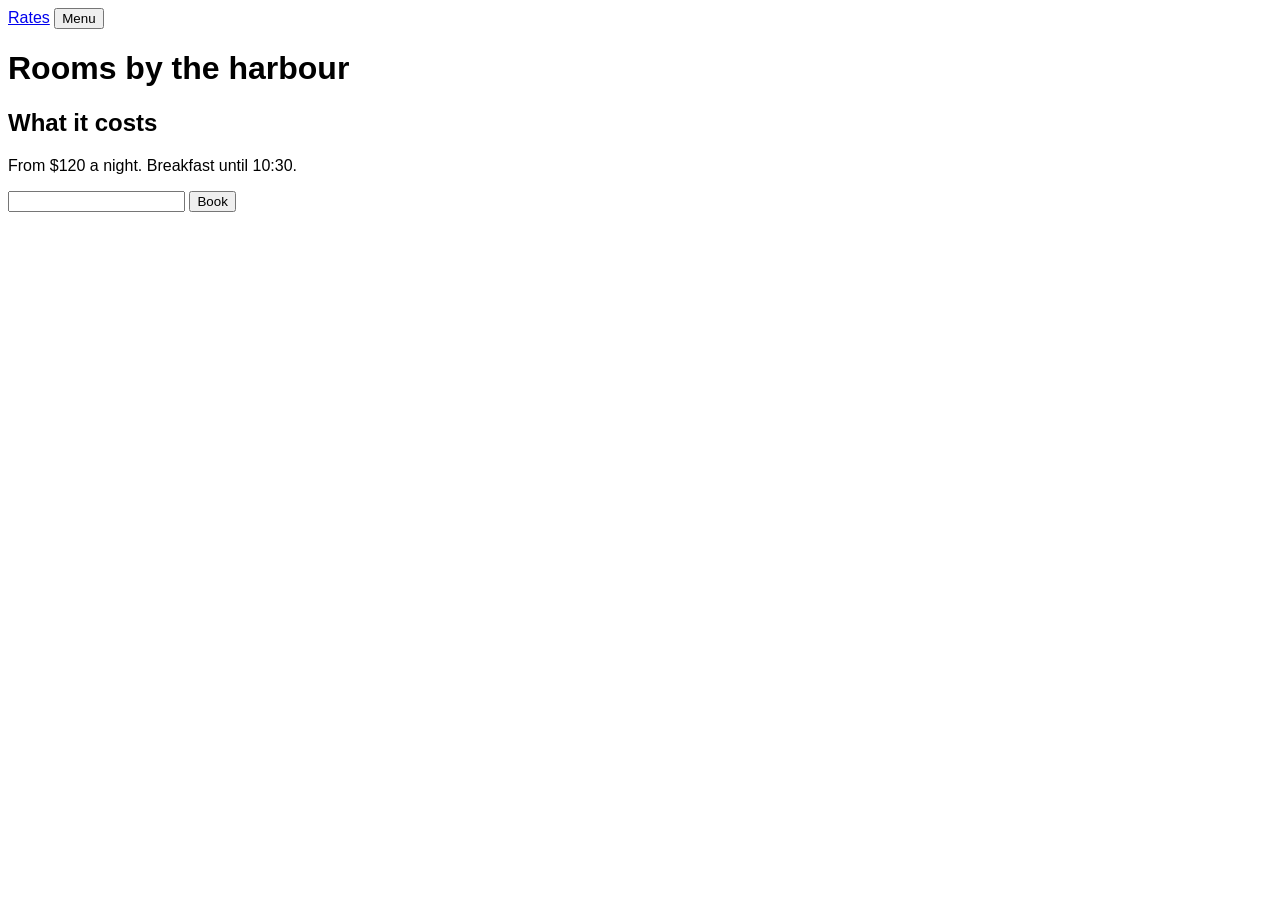
<file: .agents/skills/hallmark/scripts/fixtures/kept/after.html>
<!doctype html>
<html lang="en">
<head>
<meta charset="utf-8">
<meta name="viewport" content="width=device-width, initial-scale=1">
<title>Kept fixture, the page after</title>
<meta name="description" content="A careless redesign: one link, one field, one handler, one test hook and one script hook are gone, and one heading is reworded.">
<style>
/* Hallmark · shape: fixture · genre: editorial · theme: fixture (by request) · redesign: full */
/* Hallmark · dropped mailto:desk@example.com · the desk address is retired and the form replaces it */
body { font-family: sans-serif; }
</style>
</head>
<body>
<nav id="site-nav"><a href="#rates">Rates</a> <button id="menu-button" type="button">Menu</button></nav>
<h1>Rooms by the harbour</h1>
<h2 id="rates">What it costs</h2>
<p>From $120 a night. Breakfast until 10:30.</p>
<form action="https://example.com/api/book" method="post">
  <input name="email" type="email">
  <button type="submit">Book</button>
</form>
<script>
document.getElementById('nav-toggle').addEventListener('click', function () { document.querySelector('#site-nav').classList.toggle('is-open'); });
</script>
</body>
</html>
</file>
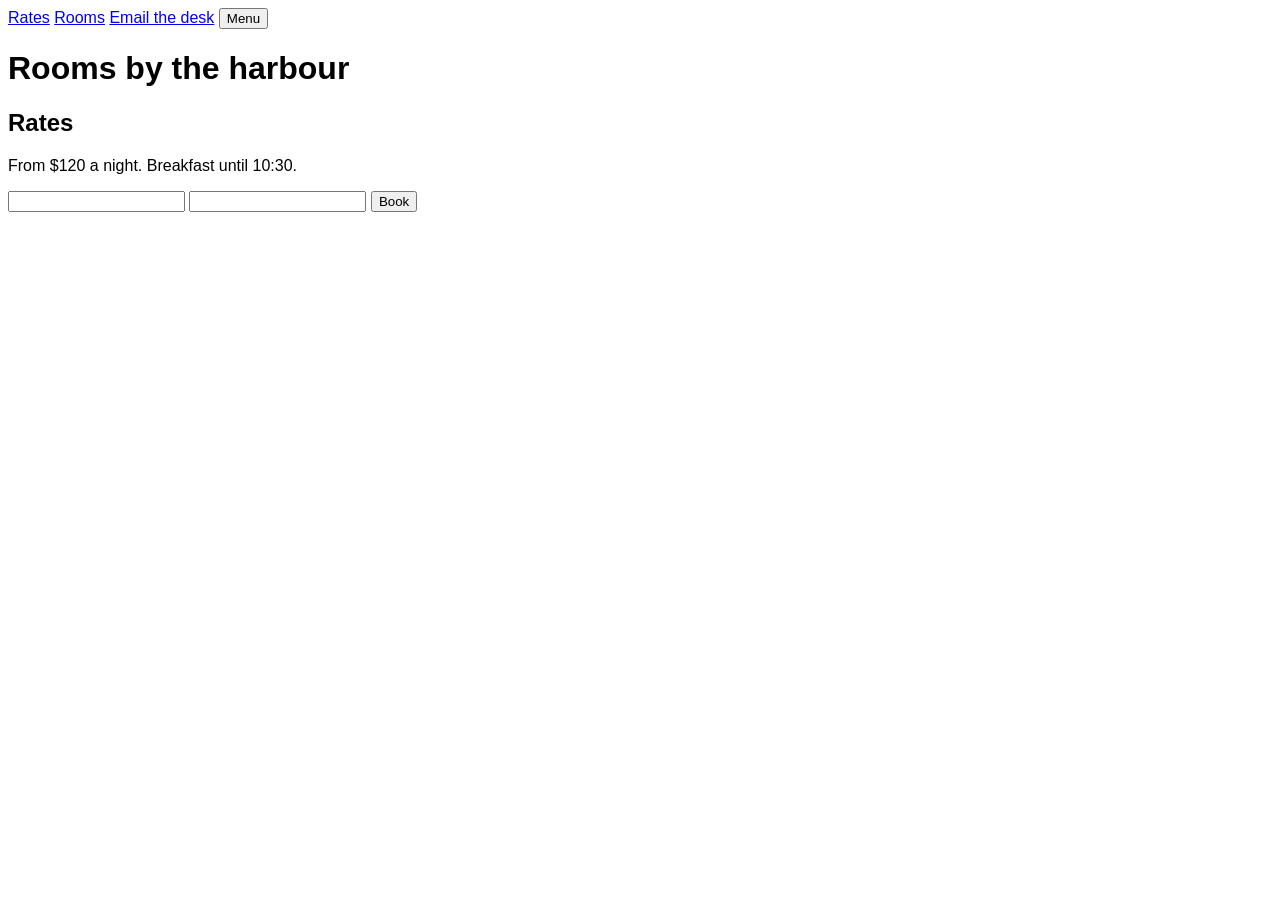
<file: .agents/skills/hallmark/scripts/fixtures/kept/before.html>
<!doctype html>
<html lang="en">
<head>
<meta charset="utf-8">
<meta name="viewport" content="width=device-width, initial-scale=1">
<title>Kept fixture, the page before</title>
<meta name="description" content="The page a redesign starts from; after.html drops one of everything the record holds.">
<style>
body { font-family: sans-serif; }
</style>
</head>
<body>
<nav id="site-nav"><a href="#rates">Rates</a> <a href="rooms.html">Rooms</a> <a href="mailto:desk@example.com">Email the desk</a> <button id="nav-toggle" type="button">Menu</button></nav>
<h1>Rooms by the harbour</h1>
<h2 id="rates">Rates</h2>
<p>From $120 a night. Breakfast until 10:30.</p>
<form action="https://example.com/api/book" method="post">
  <input name="email" type="email">
  <input name="nights" type="number">
  <button type="submit" onclick="track('book')" data-testid="book-button">Book</button>
</form>
<script>
document.getElementById('nav-toggle').addEventListener('click', function () { document.querySelector('#site-nav').classList.toggle('is-open'); });
</script>
</body>
</html>
</file>
<file: previews/01-login/css/tokens.css>
/* Hallmark · v2.0.0 · Mokana Opción 2 (Atlas Ecológico Modular) · Tokens */
:root {
  /* Palette — OKLCH derived from Mokana official SVG brand pack */
  --color-paper: oklch(97.3% 0.006 135);         /* #F7F8F5 warm sand/paper */
  --color-paper-2: oklch(94.8% 0.011 138);       /* subtle sage-tinted well */
  --color-surface: oklch(99.2% 0.003 135);       /* #FCFDFB clean card surface */
  --color-ink: oklch(34.5% 0.056 155);           /* #1F4633 deep forest primary ink */
  --color-ink-2: oklch(26.5% 0.044 155);         /* deeper forest for active states */
  --color-body: oklch(28.0% 0.022 155);          /* high-contrast body text */
  --color-muted: oklch(52.0% 0.028 145);         /* accessible secondary text (>= 4.5:1) */
  --color-rule: oklch(84.5% 0.018 142);          /* 1px structural hairline */
  --color-field-border: oklch(64.0% 0.028 142);  /* >= 3:1 input edge contrast */

  /* Brand & Semantic Signals */
  --color-accent: oklch(34.5% 0.056 155);        /* #1F4633 Verde Bosque primary action */
  --color-accent-hover: oklch(29.0% 0.052 155);  /* darkened forest hover */
  --color-accent-ink: oklch(98.5% 0.004 135);    /* crisp light text on primary */
  --color-mangrove: oklch(46.5% 0.068 142);      /* #3A6539 Verde Mangle */
  --color-water: oklch(59.0% 0.058 170);         /* #5B8F80 Turquesa Agua */
  --color-sage: oklch(68.0% 0.032 138);          /* #8DA28B Verde Salvia */
  --color-earth: oklch(49.5% 0.062 72);          /* #80613E Marrón Raíz */
  --color-focus: oklch(45.0% 0.145 155);         /* high-visibility focus ring */
  --color-error: oklch(49.5% 0.175 26);          /* accessible semantic error */
  --color-error-bg: oklch(96.5% 0.018 26);       /* soft error tint */
  --color-offline-bg: oklch(95.5% 0.024 78);     /* warm earth tint for offline */
  --color-offline-ink: oklch(40.0% 0.075 68);    /* accessible earth text */

  /* Typography — Max 2 families, 3 weights (400, 500, 700) */
  --font-display: "Plus Jakarta Sans", system-ui, -apple-system, "Segoe UI", sans-serif;
  --font-body: "Inter", system-ui, -apple-system, "Segoe UI", sans-serif;

  /* Type Scale (1.25 ratio from 16px base) */
  --text-xs: 0.8125rem;   /* 13px */
  --text-sm: 0.875rem;    /* 14px */
  --text-base: 1rem;      /* 16px */
  --text-lg: 1.25rem;     /* 20px */
  --text-xl: 1.5625rem;   /* 25px */

  /* Spacing Scale */
  --space-3xs: 2px;
  --space-2xs: 4px;
  --space-xs: 8px;
  --space-sm: 12px;
  --space-md: 16px;
  --space-lg: 24px;
  --space-xl: 40px;
  --space-2xl: 64px;

  /* Concentric Radii */
  --radius-card: 16px;
  --radius-control: 10px;
  --radius-inner: 7px;

  /* Motion — Tokenized durations & curves */
  --dur-micro: 120ms;
  --dur-short: 220ms;
  --dur-long: 420ms;
  --ease-out: cubic-bezier(0.22, 1, 0.36, 1);
  --ease-in: cubic-bezier(0.55, 0, 1, 0.45);
  --ease-in-out: cubic-bezier(0.45, 0, 0.55, 1);

  /* Elevation & Z-Index */
  --shadow-subtle: 0 1px 2px oklch(22% 0.02 155 / 0.05);
  --z-base: 1;
  --z-raised: 10;
}
</file>
<file: previews/01-login/css/base.css>
/* Hallmark · v2.0.0 · Base Floor */
*,
*::before,
*::after {
  box-sizing: border-box;
}

html,
body {
  margin: 0;
  padding: 0;
  overflow-x: clip;
  background-color: var(--color-paper);
  color: var(--color-body);
  font-family: var(--font-body);
  font-size: var(--text-base);
  line-height: 1.55;
  font-synthesis: none;
  -webkit-font-smoothing: antialiased;
  text-rendering: optimizeLegibility;
  caret-color: var(--color-ink);
  scrollbar-color: var(--color-sage) var(--color-paper);
}

::selection {
  background-color: var(--color-paper-2);
  color: var(--color-ink);
}

h1,
h2,
h3,
p {
  margin: 0;
}

h1,
h2,
h3 {
  font-family: var(--font-display);
  color: var(--color-ink);
  overflow-wrap: break-word;
  min-width: 0;
  text-wrap: balance;
}

p {
  text-wrap: pretty;
}

img,
svg {
  display: block;
  max-width: 100%;
}

button,
input,
select {
  font: inherit;
  color: inherit;
}

/* Instant keyboard focus ring — never animated */
:focus-visible {
  outline: 2px solid var(--color-focus);
  outline-offset: 2px;
}

.sr-only {
  position: absolute;
  width: 1px;
  height: 1px;
  padding: 0;
  margin: -1px;
  overflow: hidden;
  clip-path: inset(50%);
  white-space: nowrap;
  border: 0;
}

@media (prefers-reduced-motion: reduce) {
  *,
  *::before,
  *::after {
    animation-duration: 0.01ms !important;
    animation-iteration-count: 1 !important;
    transition-duration: 0.01ms !important;
    scroll-behavior: auto !important;
  }

  .keep-motion {
    animation-duration: 700ms !important;
    animation-iteration-count: infinite !important;
  }
}
</file>
<file: previews/01-login/css/login.css>
/* hallmark v2.0.0 | theme: mokana-atlas-ecologico (by request) | genre: modern-minimal | scope: app | posture: restrained */
/* critique: Single-screen multitenant login with topographic mangrove header, 8-state form controls, and honest offline status; zero nested cards or fake metrics. */

.auth-shell {
  min-height: 100dvh;
  display: grid;
  place-items: center;
  padding: var(--space-lg) var(--space-md);
}

.auth-card {
  width: 100%;
  max-width: 460px;
  background-color: var(--color-surface);
  border: 1px solid var(--color-rule);
  border-radius: var(--radius-card);
  overflow: clip;
  position: relative;
  z-index: var(--z-base);
}

/* Single-settle entrance reveal — content stays visible if JS is disabled */
.reveal-item {
  opacity: 1;
  transform: translateY(0);
}

.js-ready .reveal-item {
  animation: settle-in var(--dur-long) var(--ease-out) both;
  animation-delay: calc(var(--i, 0) * 45ms);
}

@keyframes settle-in {
  from {
    opacity: 0;
    transform: translateY(8px);
  }
  to {
    opacity: 1;
    transform: translateY(0);
  }
}

/* Topographic Mangrove Brand Header — base isotipo in dark green + side title */
.auth-brand {
  position: relative;
  padding: var(--space-lg);
  background-color: var(--color-paper-2);
  border-bottom: 1px solid var(--color-rule);
  display: grid;
  place-items: center;
  min-height: 120px;
  overflow: clip;
}

.auth-topo {
  position: absolute;
  inset: 0;
  width: 100%;
  height: 100%;
  color: var(--color-sage);
  opacity: 0.42;
  pointer-events: none;
}

.js-ready .auth-topo path {
  stroke-dasharray: 420;
  stroke-dashoffset: 420;
  animation: topo-draw 600ms var(--ease-out) forwards;
}

@keyframes topo-draw {
  to {
    stroke-dashoffset: 0;
  }
}

.auth-logo-link {
  position: relative;
  z-index: var(--z-raised);
  display: inline-flex;
  align-items: center;
  justify-content: center;
  gap: var(--space-xs);
  padding-right: var(--space-xs);
  text-decoration: none;
  border-radius: var(--radius-inner);
}

.auth-isotipo {
  width: 64px;
  height: 64px;
  flex-shrink: 0;
}

.auth-wordmark {
  font-family: var(--font-display);
  font-size: 2rem;
  font-weight: 700;
  line-height: 1;
  letter-spacing: -0.03em;
  color: var(--color-ink);
}

/* Form Body */
.auth-body {
  padding: var(--space-lg);
  display: grid;
  gap: var(--space-md);
}

.auth-heading-group {
  display: grid;
  gap: var(--space-2xs);
}

.auth-title {
  font-size: var(--text-xl);
  font-weight: 700;
  line-height: 1.15;
  letter-spacing: -0.02em;
  max-width: 24ch;
}

.auth-subtitle {
  font-size: var(--text-sm);
  color: var(--color-muted);
  line-height: 1.5;
  max-width: 44ch;
}

/* Multitenant Segmented Switcher */
.tenant-switch {
  position: relative;
  display: grid;
  grid-template-columns: repeat(2, minmax(0, 1fr));
  padding: var(--space-2xs);
  background-color: var(--color-paper-2);
  border-radius: var(--radius-control);
  gap: var(--space-2xs);
}

.tenant-indicator {
  position: absolute;
  top: var(--space-2xs);
  bottom: var(--space-2xs);
  left: var(--space-2xs);
  width: calc(50% - var(--space-2xs));
  background-color: var(--color-surface);
  border-radius: var(--radius-inner);
  box-shadow: var(--shadow-subtle);
  transform: translateX(0);
  transition: transform var(--dur-short) var(--ease-in-out);
  pointer-events: none;
}

.tenant-switch[data-active="subscriber"] .tenant-indicator {
  transform: translateX(100%);
}

.tenant-btn {
  position: relative;
  z-index: var(--z-base);
  min-height: 40px;
  padding: var(--space-xs) var(--space-sm);
  border: 0;
  background: transparent;
  border-radius: var(--radius-inner);
  font-size: var(--text-sm);
  font-weight: 500;
  color: var(--color-muted);
  cursor: pointer;
  transition: color var(--dur-micro) var(--ease-out);
}

.tenant-btn[aria-pressed="true"] {
  color: var(--color-ink);
}

@media (hover: hover) {
  .tenant-btn:hover:not([aria-pressed="true"]) {
    color: var(--color-body);
  }
}

.tenant-btn:active {
  transform: translateY(1px);
}

/* Form Fields — 8 states, constant border width */
.auth-form {
  display: grid;
  gap: var(--space-sm);
}

.field-group {
  display: grid;
  gap: var(--space-2xs);
}

.field-label-row {
  display: flex;
  align-items: baseline;
  justify-content: space-between;
  gap: var(--space-xs);
}

.field-label {
  font-size: var(--text-sm);
  font-weight: 500;
  color: var(--color-ink);
}

.field-required {
  font-size: var(--text-xs);
  color: var(--color-muted);
}

.field-control {
  position: relative;
  display: flex;
  align-items: center;
}

.field-input {
  width: 100%;
  height: 46px;
  padding: 0 var(--space-md);
  background-color: var(--color-surface);
  border: 1px solid var(--color-field-border);
  border-radius: var(--radius-control);
  font-size: var(--text-base);
  color: var(--color-body);
  outline: 2px solid transparent;
  outline-offset: -3px;
  transition:
    background-color var(--dur-micro) var(--ease-out),
    border-color var(--dur-micro) var(--ease-out);
}

.field-input--with-action {
  padding-right: 48px;
}

.field-input::placeholder {
  color: var(--color-muted);
  opacity: 0.8;
}

@media (hover: hover) {
  .field-input:hover:not(:disabled):not([aria-invalid="true"]) {
    background-color: var(--color-paper);
  }
}

.field-input:focus-visible {
  outline-color: var(--color-focus);
  border-color: var(--color-ink);
}

.field-input:disabled {
  opacity: 0.55;
  cursor: not-allowed;
}

.field-input[aria-invalid="true"] {
  border-color: var(--color-error);
  background-color: var(--color-error-bg);
}

/* Password Toggle — 44x44 hit target */
.field-action {
  position: absolute;
  right: 2px;
  width: 44px;
  height: 44px;
  display: grid;
  place-items: center;
  border: 0;
  background: transparent;
  color: var(--color-muted);
  border-radius: var(--radius-inner);
  cursor: pointer;
  transition: color var(--dur-micro) var(--ease-out);
}

@media (hover: hover) {
  .field-action:hover {
    color: var(--color-ink);
  }
}

.field-action:active {
  transform: translateY(1px);
}

.field-action svg {
  width: 20px;
  height: 20px;
  flex-shrink: 0;
}

/* Reserved 1lh helper/error slot — zero layout shift */
.field-message {
  min-height: 1.4em;
  font-size: var(--text-xs);
  color: var(--color-muted);
  display: flex;
  align-items: center;
  gap: var(--space-2xs);
}

.field-message--error {
  color: var(--color-error);
  animation: message-in var(--dur-micro) var(--ease-out) both;
}

@keyframes message-in {
  from {
    opacity: 0;
    transform: translateY(-2px);
  }
  to {
    opacity: 1;
    transform: translateY(0);
  }
}

/* Form-level feedback banner (shown only on error or preview notice) */
.form-notice {
  display: none;
  padding: var(--space-sm) var(--space-md);
  border-radius: var(--radius-control);
  font-size: var(--text-sm);
  line-height: 1.45;
  background-color: var(--color-paper-2);
  color: var(--color-ink);
  border: 1px solid var(--color-rule);
}

.form-notice[data-visible="true"] {
  display: block;
  animation: message-in var(--dur-micro) var(--ease-out) both;
}

.form-notice[data-tone="error"] {
  background-color: var(--color-error-bg);
  color: var(--color-error);
  border-color: var(--color-error);
}

/* Primary Submit Button — single filled primary on page */
.btn-primary {
  width: 100%;
  height: 46px;
  margin-top: var(--space-2xs);
  padding: 0 var(--space-lg);
  border: 0;
  border-radius: var(--radius-control);
  background-color: var(--color-accent);
  color: var(--color-accent-ink);
  font-size: var(--text-base);
  font-weight: 500;
  cursor: pointer;
  display: inline-flex;
  align-items: center;
  justify-content: center;
  gap: var(--space-xs);
  transition:
    background-color var(--dur-short) var(--ease-out),
    transform var(--dur-micro) var(--ease-out);
}

@media (hover: hover) {
  .btn-primary:hover:not(:disabled) {
    background-color: var(--color-accent-hover);
  }
}

.btn-primary:active:not(:disabled) {
  transform: translateY(1px);
  background-color: var(--color-ink-2);
}

.btn-primary:disabled {
  opacity: 0.55;
  cursor: not-allowed;
}

.btn-spinner {
  display: none;
  width: 16px;
  height: 16px;
  border: 2px solid currentColor;
  border-right-color: transparent;
  border-radius: 50%;
  flex-shrink: 0;
}

.btn-primary[data-loading="true"] .btn-spinner {
  display: inline-block;
  animation: spin 700ms linear infinite;
}

@keyframes spin {
  to {
    transform: rotate(360deg);
  }
}

/* Secondary utility row */
.auth-meta-row {
  display: flex;
  align-items: center;
  justify-content: center;
  gap: var(--space-sm);
}

.auth-link {
  font-size: var(--text-sm);
  color: var(--color-ink);
  text-decoration: underline;
  text-underline-offset: 3px;
  text-decoration-thickness: 1px;
  text-decoration-color: var(--color-sage);
  transition: text-decoration-color var(--dur-micro) var(--ease-out);
}

@media (hover: hover) {
  .auth-link:hover {
    text-decoration-color: var(--color-ink);
  }
}
</file>
<file: previews/02-dashboard/css/tokens.css>
/* Hallmark · v2.0.0 · Mokana Vantage-DNA + Paleta Oficial Mokana · Tokens */
:root {
  /* Mokana Natural Palette (OKLCH) — Paper & Forest Ink */
  --color-paper: oklch(97.2% 0.006 135);
  --color-paper-2: oklch(94.6% 0.010 138);
  --color-paper-3: oklch(91.5% 0.014 140);
  --color-surface: oklch(99.0% 0.003 135);
  --color-ink: oklch(30.5% 0.056 155);
  --color-ink-2: oklch(24.0% 0.044 155);
  --color-body: oklch(27.0% 0.020 155);
  --color-muted: oklch(49.5% 0.024 145);
  --color-rule: oklch(85.5% 0.015 142);
  --color-rule-2: oklch(68.0% 0.028 142);

  /* Brand Signal (Mokana Forest Green — restrained footprint) */
  --color-accent: oklch(34.5% 0.056 155);
  --color-accent-hi: oklch(28.5% 0.054 155);
  --color-accent-ink: oklch(98.5% 0.004 135);
  --color-mangrove: oklch(46.5% 0.068 142);
  --color-water: oklch(55.5% 0.064 170);
  --color-sage: oklch(68.0% 0.032 138);
  --color-earth: oklch(49.5% 0.062 72);
  --color-focus: oklch(45.0% 0.145 155);

  /* High-Impact Risk × Impact Thermal Scale (Psychological Urgency) */
  --color-critical: oklch(48.0% 0.195 25);
  --color-critical-bg: oklch(93.5% 0.042 25);
  --color-critical-strong: oklch(46.0% 0.205 24);
  --color-critical-ink: oklch(98.5% 0.006 25);
  --color-high: oklch(53.0% 0.165 50);
  --color-high-bg: oklch(94.8% 0.036 58);
  --color-moderate: oklch(52.0% 0.115 88);
  --color-moderate-bg: oklch(95.5% 0.026 92);
  --color-low: oklch(43.5% 0.095 152);
  --color-low-bg: oklch(94.5% 0.024 150);
  --color-offline-bg: oklch(95.0% 0.028 75);
  --color-offline-ink: oklch(38.0% 0.075 68);

  /* Official C.R.A Atlántico Map Legend */
  --color-map-sea: oklch(48.0% 0.115 242);
  --color-map-preservacion: oklch(54.0% 0.125 245);
  --color-map-restauracion: oklch(59.0% 0.145 142);
  --color-map-recuperacion: oklch(68.0% 0.175 58);
  --color-map-rehabilitacion: oklch(78.0% 0.065 308);
  --color-map-manglar: oklch(60.0% 0.145 335);
  --color-map-pin: oklch(86.5% 0.135 95);
  --color-backdrop: oklch(16.0% 0.022 155 / 0.58);

  /* Vantage Typography DNA: Geologica variable (SHRP 100 display / SHRP 0 body) */
  --font-display: "Geologica", ui-sans-serif, system-ui, -apple-system, sans-serif;
  --font-body: "Geologica", ui-sans-serif, system-ui, -apple-system, sans-serif;
  --display-weight: 300;
  --tracking-display: -0.035em;

  /* Type Scale */
  --text-xs: 0.8125rem;
  --text-sm: 0.875rem;
  --text-base: 1rem;
  --text-lg: 1.25rem;
  --text-xl: 1.75rem;
  --text-2xl: 2.25rem;

  /* Strict 4px Spacing Scale */
  --space-3xs: 2px;
  --space-2xs: 4px;
  --space-xs: 8px;
  --space-sm: 12px;
  --space-md: 16px;
  --space-lg: 24px;
  --space-xl: 40px;

  /* Vantage Geometry — Precision corner ticks, sharp 4px radius, zero shadow */
  --sidebar-w: 248px;
  --topbar-h: 64px;
  --radius-card: 4px;
  --radius-pill: 999px;
  --rule-hair: 1px;
  --tick: 10px;
  --shadow-card: none;

  /* Motion */
  --dur-micro: 120ms;
  --dur-short: 220ms;
  --dur-long: 420ms;
  --ease-out: cubic-bezier(0.22, 1, 0.36, 1);
  --ease-in: cubic-bezier(0.55, 0, 1, 0.45);
  --ease-in-out: cubic-bezier(0.45, 0, 0.55, 1);

  /* Z-Index */
  --z-base: 1;
  --z-raised: 10;
  --z-sticky: 200;
  --z-drawer: 300;
  --z-modal: 400;
}
</file>
<file: previews/02-dashboard/css/base.css>
/* Hallmark · v2.0.0 · Base Floor (Vantage Typography DNA) */
*,
*::before,
*::after {
  box-sizing: border-box;
}

html,
body {
  margin: 0;
  padding: 0;
  overflow-x: clip;
  background-color: var(--color-paper);
  color: var(--color-body);
  font-family: var(--font-body);
  font-size: var(--text-base);
  font-weight: 300;
  font-variation-settings: "SHRP" 0;
  line-height: 1.55;
  font-synthesis: none;
  -webkit-font-smoothing: antialiased;
  text-rendering: optimizeLegibility;
  caret-color: var(--color-ink);
  scrollbar-color: var(--color-sage) var(--color-paper);
}

::selection {
  background-color: var(--color-paper-3);
  color: var(--color-ink);
}

h1,
h2,
h3,
p {
  margin: 0;
}

h1,
h2,
h3 {
  font-family: var(--font-display);
  font-weight: var(--display-weight);
  font-variation-settings: "SHRP" 100;
  letter-spacing: var(--tracking-display);
  line-height: 1.05;
  color: var(--color-ink);
  overflow-wrap: break-word;
  min-width: 0;
  text-wrap: balance;
}

p {
  text-wrap: pretty;
}

img,
svg {
  display: block;
  max-width: 100%;
}

button,
input,
select,
textarea {
  font: inherit;
  color: inherit;
}

:focus-visible {
  outline: 2px solid var(--color-focus);
  outline-offset: 2px;
}

@media (prefers-reduced-motion: reduce) {
  *,
  *::before,
  *::after {
    animation-duration: 0.01ms !important;
    animation-iteration-count: 1 !important;
    transition-duration: 0.01ms !important;
    scroll-behavior: auto !important;
  }
}
</file>
<file: previews/02-dashboard/css/dashboard.css>
/* hallmark v2.0.0 | theme: mokana-vantage-atlas (by request) | genre: modern-minimal | scope: app | posture: restrained */
/* critique: Mokana multitenant admin panel rebuilt with Hallmark Vantage precision DNA (Geologica SHRP, corner-tick frames, tabular figures with units, ruled toggle lists, pill controls), 7 functional sidebar views, offline report queue, and high-urgency Risk x Impact thermal matrix. */

/* App Shell */
.app-shell {
  min-height: 100dvh;
  background-color: var(--color-paper);
}

/* Vantage Corner-Tick Precision Frame */
.ticks {
  position: relative;
  background-color: var(--color-surface);
  border-radius: var(--radius-card);
  padding: var(--space-lg);
  min-width: 0;
}

.ticks::before {
  content: "";
  position: absolute;
  inset: 0;
  pointer-events: none;
  border: var(--rule-hair) solid var(--color-rule-2);
  border-radius: var(--radius-card);
  -webkit-mask: conic-gradient(at var(--tick) var(--tick), transparent 75%, var(--color-ink) 0) 0 0 / calc(100% - var(--tick)) calc(100% - var(--tick));
  mask: conic-gradient(at var(--tick) var(--tick), transparent 75%, var(--color-ink) 0) 0 0 / calc(100% - var(--tick)) calc(100% - var(--tick));
}

/* Vantage Measured Figure (.num .u) */
.num {
  font-variant-numeric: tabular-nums;
  font-weight: 400;
  color: var(--color-ink);
}

.num .u {
  color: var(--color-muted);
  font-size: 0.62em;
  font-weight: 300;
  margin-left: var(--space-2xs);
}

/* Sidebar */
.sidebar {
  position: fixed;
  top: 0;
  left: 0;
  width: var(--sidebar-w);
  height: 100dvh;
  background-color: var(--color-surface);
  border-right: var(--rule-hair) solid var(--color-rule);
  display: flex;
  flex-direction: column;
  z-index: var(--z-sticky);
}

.sidebar-brand {
  height: var(--topbar-h);
  padding: 0 var(--space-lg);
  border-bottom: var(--rule-hair) solid var(--color-rule);
  display: flex;
  align-items: center;
}

.brand-lockup {
  display: inline-flex;
  align-items: center;
  gap: var(--space-xs);
  text-decoration: none;
  border-radius: var(--radius-card);
}

.brand-isotipo {
  width: 34px;
  height: 34px;
  flex-shrink: 0;
}

.brand-wordmark {
  font-family: var(--font-display);
  font-size: var(--text-lg);
  font-weight: 500;
  font-variation-settings: "SHRP" 100;
  letter-spacing: var(--tracking-display);
  color: var(--color-ink);
  line-height: 1;
}

.sidebar-nav {
  flex: 1;
  padding: var(--space-md) var(--space-sm);
  display: flex;
  flex-direction: column;
  gap: var(--space-2xs);
  overflow-y: auto;
}

.nav-item {
  width: 100%;
  min-height: 40px;
  padding: var(--space-xs) var(--space-sm);
  border: 0;
  border-left: 2px solid transparent;
  border-radius: var(--radius-card);
  background: transparent;
  display: flex;
  align-items: center;
  gap: var(--space-sm);
  font-size: var(--text-sm);
  font-weight: 400;
  color: var(--color-muted);
  text-align: left;
  cursor: pointer;
  transition:
    background-color var(--dur-micro) var(--ease-out),
    color var(--dur-micro) var(--ease-out),
    border-color var(--dur-micro) var(--ease-out);
}

.nav-item svg {
  width: 17px;
  height: 17px;
  flex-shrink: 0;
}

@media (hover: hover) {
  .nav-item:hover:not([aria-current="page"]) {
    background-color: var(--color-paper);
    color: var(--color-ink);
  }
}

.nav-item[aria-current="page"] {
  background-color: var(--color-paper-2);
  border-left-color: var(--color-ink);
  color: var(--color-ink);
}

.nav-count {
  margin-left: auto;
  padding: var(--space-3xs) var(--space-xs);
  border-radius: var(--radius-pill);
  background-color: var(--color-critical-bg);
  color: var(--color-critical);
  font-size: var(--text-xs);
  font-variant-numeric: tabular-nums;
}

.sidebar-footer {
  padding: var(--space-md);
  border-top: var(--rule-hair) solid var(--color-rule);
  display: flex;
  align-items: center;
  justify-content: space-between;
  gap: var(--space-xs);
}

.user-meta {
  min-width: 0;
  display: grid;
}

.user-name {
  font-size: var(--text-sm);
  font-weight: 400;
  color: var(--color-ink);
  white-space: nowrap;
  overflow: hidden;
  text-overflow: ellipsis;
}

.user-role {
  font-size: var(--text-xs);
  color: var(--color-muted);
}

/* Main Column */
.main-area {
  margin-left: var(--sidebar-w);
  min-width: 0;
  display: flex;
  flex-direction: column;
}

/* Topbar */
.topbar {
  position: sticky;
  top: 0;
  height: var(--topbar-h);
  padding: 0 var(--space-lg);
  background-color: var(--color-surface);
  border-bottom: var(--rule-hair) solid var(--color-rule);
  display: flex;
  align-items: center;
  justify-content: space-between;
  gap: var(--space-md);
  z-index: var(--z-raised);
}

.topbar-left {
  display: flex;
  align-items: center;
  gap: var(--space-sm);
  flex: 1;
  min-width: 0;
}

.menu-btn {
  display: none;
  width: 40px;
  height: 40px;
  border: var(--rule-hair) solid var(--color-rule-2);
  border-radius: var(--radius-pill);
  background: transparent;
  color: var(--color-ink);
  place-items: center;
  cursor: pointer;
}

.search-wrap {
  position: relative;
  width: 100%;
  max-width: 340px;
}

.search-icon {
  position: absolute;
  left: var(--space-sm);
  top: 50%;
  transform: translateY(-50%);
  width: 16px;
  height: 16px;
  color: var(--color-muted);
  pointer-events: none;
}

.search-input,
.field-input,
.field-select {
  width: 100%;
  height: 40px;
  padding: 0 var(--space-sm);
  background-color: var(--color-paper);
  border: var(--rule-hair) solid var(--color-rule-2);
  border-radius: var(--radius-card);
  font-size: var(--text-sm);
  color: var(--color-body);
  outline: 2px solid transparent;
  outline-offset: -3px;
  transition:
    background-color var(--dur-micro) var(--ease-out),
    border-color var(--dur-micro) var(--ease-out);
}

.search-input {
  padding-left: var(--space-xl);
}

.search-input:focus-visible,
.field-input:focus-visible,
.field-select:focus-visible {
  outline-color: var(--color-focus);
  border-color: var(--color-ink);
  background-color: var(--color-surface);
}

.search-input:disabled,
.field-input:disabled,
.field-select:disabled {
  opacity: 0.55;
  cursor: not-allowed;
}

.topbar-right {
  display: flex;
  align-items: center;
  gap: var(--space-sm);
  flex-shrink: 0;
}

.status-chip {
  display: inline-flex;
  align-items: center;
  gap: var(--space-xs);
  height: 36px;
  padding: 0 var(--space-sm);
  border-radius: var(--radius-pill);
  border: var(--rule-hair) solid var(--color-rule);
  background-color: var(--color-paper);
  font-size: var(--text-xs);
  font-weight: 400;
  color: var(--color-ink);
  white-space: nowrap;
}

.status-chip[data-offline="true"] {
  background-color: var(--color-offline-bg);
  color: var(--color-offline-ink);
  border-color: var(--color-earth);
}

.status-chip svg {
  width: 14px;
  height: 14px;
  flex-shrink: 0;
}

/* Role Switcher */
.role-switch {
  position: relative;
  display: grid;
  grid-template-columns: repeat(2, minmax(0, 1fr));
  padding: var(--space-2xs);
  background-color: var(--color-paper-2);
  border-radius: var(--radius-pill);
  border: var(--rule-hair) solid var(--color-rule);
}

.role-indicator {
  position: absolute;
  top: var(--space-2xs);
  bottom: var(--space-2xs);
  left: var(--space-2xs);
  width: calc(50% - var(--space-2xs));
  background-color: var(--color-surface);
  border-radius: var(--radius-pill);
  transform: translateX(0);
  transition: transform var(--dur-short) var(--ease-in-out);
  pointer-events: none;
}

.role-switch[data-role="subscriber"] .role-indicator {
  transform: translateX(100%);
}

.role-btn {
  position: relative;
  z-index: var(--z-base);
  height: 28px;
  padding: 0 var(--space-sm);
  border: 0;
  background: transparent;
  border-radius: var(--radius-pill);
  font-size: var(--text-xs);
  font-weight: 400;
  color: var(--color-muted);
  cursor: pointer;
  white-space: nowrap;
}

.role-btn[aria-pressed="true"] {
  color: var(--color-ink);
}

/* Content Canvas & View Switching */
.content {
  width: 100%;
  max-width: 1360px;
  margin: 0 auto;
  padding: var(--space-lg);
}

.view-panel {
  display: none;
  gap: var(--space-lg);
}

.view-panel[data-active="true"] {
  display: grid;
}

.js-ready .view-panel[data-active="true"] {
  animation: view-settle var(--dur-short) var(--ease-out) both;
}

@keyframes view-settle {
  from {
    opacity: 0;
    transform: translateY(6px);
  }
  to {
    opacity: 1;
    transform: translateY(0);
  }
}

.page-head {
  display: flex;
  align-items: flex-end;
  justify-content: space-between;
  gap: var(--space-md);
  flex-wrap: wrap;
  padding-bottom: var(--space-md);
  border-bottom: var(--rule-hair) solid var(--color-rule);
}

.page-title {
  font-size: var(--text-xl);
}

.page-subtitle {
  margin-top: var(--space-2xs);
  font-size: var(--text-sm);
  color: var(--color-muted);
}

/* Vantage Pill Buttons */
.btn-pill {
  height: 40px;
  padding: 0 var(--space-lg);
  border: 0;
  border-radius: var(--radius-pill);
  background-color: var(--color-accent);
  color: var(--color-accent-ink);
  font-size: var(--text-sm);
  font-weight: 400;
  white-space: nowrap;
  cursor: pointer;
  display: inline-flex;
  align-items: center;
  justify-content: center;
  gap: var(--space-xs);
  transition:
    background-color var(--dur-short) var(--ease-out),
    transform var(--dur-micro) var(--ease-out);
}

@media (hover: hover) {
  .btn-pill:hover:not(:disabled) {
    background-color: var(--color-accent-hi);
  }
}

.btn-pill:active:not(:disabled) {
  transform: translateY(1px);
}

.btn-line {
  height: 36px;
  padding: 0 var(--space-md);
  border: 0;
  border-radius: var(--radius-pill);
  background: transparent;
  color: var(--color-ink);
  box-shadow: inset 0 0 0 var(--rule-hair) var(--color-rule-2);
  font-size: var(--text-xs);
  font-weight: 400;
  white-space: nowrap;
  cursor: pointer;
  display: inline-flex;
  align-items: center;
  justify-content: center;
  gap: var(--space-xs);
  transition:
    background-color var(--dur-micro) var(--ease-out),
    color var(--dur-micro) var(--ease-out),
    transform var(--dur-micro) var(--ease-out);
}

@media (hover: hover) {
  .btn-line:hover:not(:disabled) {
    background-color: var(--color-paper-2);
  }
}

.btn-line[aria-pressed="true"] {
  background-color: var(--color-paper-2);
  box-shadow: inset 0 0 0 var(--rule-hair) var(--color-ink);
}

.btn-line:active:not(:disabled) {
  transform: translateY(1px);
}

.btn-pill:disabled,
.btn-line:disabled {
  opacity: 0.55;
  cursor: not-allowed;
}

.btn-icon {
  width: 36px;
  height: 36px;
  padding: 0;
  position: relative;
}

.btn-icon::before {
  content: "";
  position: absolute;
  inset: -4px;
}

.btn-pill svg,
.btn-line svg {
  width: 15px;
  height: 15px;
  flex-shrink: 0;
}

.btn-danger {
  color: var(--color-critical);
  box-shadow: inset 0 0 0 var(--rule-hair) var(--color-critical);
}

.btn-ok {
  color: var(--color-low);
  box-shadow: inset 0 0 0 var(--rule-hair) var(--color-low);
}

/* Vantage Horizontal Measured KPI Strip inside Corner Ticks */
.kpi-strip {
  display: grid;
  grid-template-columns: repeat(4, minmax(0, 1fr));
  gap: var(--space-lg);
}

.kpi-cell {
  display: grid;
  gap: var(--space-2xs);
  padding-left: var(--space-lg);
  border-left: var(--rule-hair) solid var(--color-rule);
}

.kpi-cell:first-child {
  padding-left: 0;
  border-left: 0;
}

.kpi-label {
  font-size: var(--text-xs);
  color: var(--color-muted);
}

.kpi-figure {
  font-family: var(--font-display);
  font-size: var(--text-2xl);
  font-weight: 300;
  font-variation-settings: "SHRP" 100;
  font-variant-numeric: tabular-nums;
  letter-spacing: var(--tracking-display);
  line-height: 1.05;
}

.kpi-figure--alert {
  color: var(--color-critical);
}

.kpi-note {
  font-size: var(--text-xs);
  color: var(--color-muted);
}

/* Two-Column Workspaces */
.split-grid {
  display: grid;
  grid-template-columns: minmax(0, 1.35fr) minmax(0, 1fr);
  gap: var(--space-lg);
  align-items: start;
}

.split-grid--equal {
  grid-template-columns: repeat(2, minmax(0, 1fr));
}

.panel-head {
  display: flex;
  align-items: center;
  justify-content: space-between;
  gap: var(--space-sm);
  flex-wrap: wrap;
  margin-bottom: var(--space-md);
}

.panel-title {
  font-size: var(--text-lg);
}

.toolbar-row {
  display: flex;
  align-items: center;
  gap: var(--space-xs);
  flex-wrap: wrap;
}

/* Vantage Ruled Layer Toggles (Real Switches) */
.ruled-list {
  display: grid;
}

.ruled-row {
  padding: var(--space-sm) 0;
  border-top: var(--rule-hair) solid var(--color-rule);
  display: flex;
  align-items: center;
  justify-content: space-between;
  gap: var(--space-md);
}

.ruled-row:first-child {
  border-top: 0;
  padding-top: 0;
}

.ruled-copy {
  display: grid;
  gap: var(--space-3xs);
  min-width: 0;
}

.ruled-title {
  font-size: var(--text-sm);
  font-weight: 400;
  color: var(--color-ink);
}

.ruled-desc {
  font-size: var(--text-xs);
  color: var(--color-muted);
}

.ruled-right {
  display: inline-flex;
  align-items: center;
  gap: var(--space-sm);
  flex-shrink: 0;
}

/* Native Checkbox styled as Vantage Switch */
.v-switch {
  appearance: none;
  width: 40px;
  height: 22px;
  border-radius: var(--radius-pill);
  background-color: var(--color-paper-3);
  border: var(--rule-hair) solid var(--color-rule-2);
  position: relative;
  cursor: pointer;
  flex-shrink: 0;
  transition: background-color var(--dur-short) var(--ease-out);
}

.v-switch::after {
  content: "";
  position: absolute;
  top: 2px;
  left: 2px;
  width: 16px;
  height: 16px;
  border-radius: var(--radius-pill);
  background-color: var(--color-surface);
  transform: translateX(0);
  transition: transform var(--dur-short) var(--ease-in-out);
}

.v-switch:checked {
  background-color: var(--color-accent);
  border-color: var(--color-accent);
}

.v-switch:checked::after {
  transform: translateX(18px);
}

/* Official C.R.A Map Viewport */
.map-viewport {
  position: relative;
  width: 100%;
  aspect-ratio: 691 / 641;
  max-height: 410px;
  margin: 0 auto;
  background-color: var(--color-map-sea);
  border-radius: var(--radius-card);
  overflow: hidden;
  cursor: grab;
  user-select: none;
  touch-action: none;
}

.map-viewport--tall {
  max-height: 560px;
  cursor: crosshair;
}

.map-stage {
  position: relative;
  width: 100%;
  height: 100%;
  transform-origin: center center;
  transform: translate(0px, 0px) scale(1);
  transition: transform var(--dur-short) var(--ease-out);
}

.map-stage[data-dragging="true"] {
  transition: none;
}

.map-base,
.map-overlay {
  position: absolute;
  inset: 0;
  width: 100%;
  height: 100%;
  object-fit: cover;
  pointer-events: none;
}

.map-overlay {
  opacity: 0.8;
  transition: opacity var(--dur-short) var(--ease-out);
}

.map-overlay[data-hidden="true"] {
  opacity: 0;
}

.map-pins {
  position: absolute;
  inset: 0;
}

.map-pin {
  position: absolute;
  transform: translate(-50%, -100%);
  width: 26px;
  height: 26px;
  padding: 0;
  border: 0;
  background: transparent;
  cursor: pointer;
  display: grid;
  place-items: center;
  transition: transform var(--dur-micro) var(--ease-out);
}

.map-pin::before {
  content: "";
  position: absolute;
  inset: -9px;
}

@media (hover: hover) {
  .map-pin:hover {
    transform: translate(-50%, -100%) scale(1.18);
  }
}

.map-pin[data-severity="critical"] { color: var(--color-critical); }
.map-pin[data-severity="high"] { color: var(--color-high); }
.map-pin[data-severity="moderate"] { color: var(--color-map-pin); }
.map-pin[data-severity="low"] { color: var(--color-low); }

.map-popover {
  position: absolute;
  left: var(--space-sm);
  bottom: var(--space-sm);
  max-width: 290px;
  padding: var(--space-sm) var(--space-md);
  background-color: var(--color-surface);
  border: var(--rule-hair) solid var(--color-rule-2);
  border-radius: var(--radius-card);
  display: none;
  gap: var(--space-2xs);
  z-index: var(--z-raised);
}

.map-popover[data-open="true"] {
  display: grid;
}

.map-legend {
  margin-top: var(--space-sm);
  display: flex;
  flex-wrap: wrap;
  gap: var(--space-xs) var(--space-md);
  font-size: var(--text-xs);
  color: var(--color-body);
}

.legend-item {
  display: inline-flex;
  align-items: center;
  gap: var(--space-xs);
}

.legend-swatch {
  width: 11px;
  height: 11px;
  border-radius: 2px;
  flex-shrink: 0;
}

.swatch--preservacion { background-color: var(--color-map-preservacion); }
.swatch--restauracion { background-color: var(--color-map-restauracion); }
.swatch--recuperacion { background-color: var(--color-map-recuperacion); }
.swatch--rehabilitacion { background-color: var(--color-map-rehabilitacion); }
.swatch--manglar { background-color: var(--color-map-manglar); }

/* Psychological-Impact 4x4 Thermal Risk x Impact Matrix */
.matrix-wrap {
  display: grid;
  gap: var(--space-sm);
}

.matrix-grid {
  display: grid;
  grid-template-columns: 76px repeat(4, minmax(0, 1fr));
  gap: var(--space-2xs);
  align-items: stretch;
}

.matrix-axis {
  font-size: var(--text-xs);
  color: var(--color-muted);
  display: flex;
  align-items: center;
  justify-content: center;
  padding: var(--space-2xs);
}

.matrix-cell {
  min-height: 54px;
  padding: var(--space-xs);
  border: var(--rule-hair) solid transparent;
  border-radius: var(--radius-card);
  display: grid;
  place-items: center;
  cursor: pointer;
  font-variant-numeric: tabular-nums;
  transition: transform var(--dur-micro) var(--ease-out);
}

@media (hover: hover) {
  .matrix-cell:hover {
    transform: scale(1.03);
  }
}

.matrix-cell[aria-pressed="true"] {
  border-color: var(--color-ink);
}

.cell--low { background-color: var(--color-low-bg); color: var(--color-low); }
.cell--moderate { background-color: var(--color-moderate-bg); color: var(--color-moderate); }
.cell--high { background-color: var(--color-high-bg); color: var(--color-high); }
.cell--critical { background-color: var(--color-critical-strong); color: var(--color-critical-ink); }

.cell-count {
  font-size: var(--text-lg);
  font-weight: 500;
  line-height: 1;
}

.cell-score {
  font-size: var(--text-xs);
  opacity: 0.85;
}

/* High-Urgency Alerts Table */
.table-scroll {
  width: 100%;
  overflow-x: auto;
}

.data-table {
  width: 100%;
  border-collapse: collapse;
  font-size: var(--text-sm);
}

.data-table th {
  text-align: left;
  padding: var(--space-sm);
  font-size: var(--text-xs);
  font-weight: 400;
  color: var(--color-muted);
  border-bottom: var(--rule-hair) solid var(--color-rule-2);
  white-space: nowrap;
}

.data-table td {
  padding: var(--space-sm);
  border-bottom: var(--rule-hair) solid var(--color-rule);
  vertical-align: middle;
}

.data-table tr:last-child td {
  border-bottom: 0;
}

/* Psychological weight on critical & high rows */
.row--critical {
  background-color: var(--color-critical-bg);
}

.row--high {
  background-color: var(--color-high-bg);
}

.urgency-meter {
  width: 84px;
  height: 8px;
  background-color: var(--color-paper-3);
  border-radius: var(--radius-pill);
  overflow: hidden;
}

.urgency-fill {
  height: 100%;
}

.fill--critical { background-color: var(--color-critical-strong); }
.fill--high { background-color: var(--color-high); }
.fill--moderate { background-color: var(--color-moderate); }
.fill--low { background-color: var(--color-low); }

.badge {
  display: inline-flex;
  align-items: center;
  padding: var(--space-3xs) var(--space-xs);
  border-radius: var(--radius-pill);
  font-size: var(--text-xs);
  font-weight: 400;
  white-space: nowrap;
}

.badge--critical { background-color: var(--color-critical-strong); color: var(--color-critical-ink); }
.badge--high { background-color: var(--color-high-bg); color: var(--color-high); }
.badge--moderate { background-color: var(--color-moderate-bg); color: var(--color-moderate); }
.badge--low { background-color: var(--color-low-bg); color: var(--color-low); }

/* Queue & Forms */
.queue-row {
  padding: var(--space-sm) 0;
  border-top: var(--rule-hair) solid var(--color-rule);
  display: grid;
  gap: var(--space-xs);
  transition:
    opacity var(--dur-short) var(--ease-out),
    transform var(--dur-short) var(--ease-out);
}

.queue-row:first-child {
  border-top: 0;
  padding-top: 0;
}

.js-ready .queue-row[data-leaving="true"] {
  opacity: 0;
  transform: translateX(12px);
}

.trust-row {
  display: flex;
  align-items: center;
  gap: var(--space-sm);
}

.trust-track {
  flex: 1;
  height: 6px;
  border-radius: var(--radius-pill);
  background-color: var(--color-paper-2);
  overflow: hidden;
}

.trust-fill {
  height: 100%;
  background-color: var(--color-mangrove);
}

.trust-fill[data-low="true"] {
  background-color: var(--color-critical);
}

.undo-bar {
  display: none;
  margin-bottom: var(--space-sm);
  padding: var(--space-xs) var(--space-sm);
  border-radius: var(--radius-card);
  background-color: var(--color-paper-2);
  font-size: var(--text-xs);
  align-items: center;
  justify-content: space-between;
  gap: var(--space-sm);
}

.undo-bar[data-visible="true"] {
  display: flex;
}

.form-stack {
  display: grid;
  gap: var(--space-sm);
}

.field-group {
  display: grid;
  gap: var(--space-2xs);
}

.field-label {
  font-size: var(--text-xs);
  color: var(--color-ink);
}

.field-feedback {
  min-height: 1.4em;
  font-size: var(--text-xs);
  color: var(--color-muted);
}

/* Export Preview Box */
.export-grid {
  display: grid;
  grid-template-columns: repeat(3, minmax(0, 1fr));
  gap: var(--space-md);
}

.export-option {
  padding: var(--space-md);
  border-top: var(--rule-hair) solid var(--color-rule-2);
  display: grid;
  gap: var(--space-sm);
  align-content: space-between;
}

/* Maximized Map Native Dialog */
.map-dialog {
  width: min(94vw, 1180px);
  max-height: 92dvh;
  padding: 0;
  border: var(--rule-hair) solid var(--color-rule-2);
  border-radius: var(--radius-card);
  background-color: var(--color-surface);
  color: var(--color-body);
  overflow: hidden;
  position: fixed;
  inset: 0;
  margin: auto;
}

.map-dialog::backdrop {
  background-color: var(--color-backdrop);
}

.map-dialog[open] {
  display: grid;
  grid-template-rows: auto minmax(0, 1fr) auto;
}

.dialog-header {
  padding: var(--space-md) var(--space-lg);
  border-bottom: var(--rule-hair) solid var(--color-rule);
  display: flex;
  align-items: center;
  justify-content: space-between;
  gap: var(--space-md);
  flex-wrap: wrap;
}

.dialog-map-body {
  padding: var(--space-md);
  background-color: var(--color-paper);
  display: grid;
  place-items: center;
  overflow: hidden;
}

.map-viewport--full {
  max-height: 70dvh;
  width: auto;
  height: 100%;
  max-width: 100%;
}

.dialog-footer {
  padding: var(--space-sm) var(--space-lg);
  border-top: var(--rule-hair) solid var(--color-rule);
}

[data-hidden-role="true"] {
  display: none !important;
}

/* Responsive */
@media (max-width: 1120px) {
  .kpi-strip {
    grid-template-columns: repeat(2, minmax(0, 1fr));
  }

  .kpi-cell:nth-child(3) {
    padding-left: 0;
    border-left: 0;
  }

  .split-grid,
  .split-grid--equal,
  .export-grid {
    grid-template-columns: minmax(0, 1fr);
  }
}

@media (max-width: 860px) {
  .main-area {
    margin-left: 0;
  }

  .menu-btn {
    display: grid;
  }

  .sidebar {
    transform: translateX(-100%);
    transition: transform var(--dur-short) var(--ease-out);
    z-index: var(--z-drawer);
  }

  .sidebar[data-open="true"] {
    transform: translateX(0);
  }

  .topbar,
  .content {
    padding-left: var(--space-md);
    padding-right: var(--space-md);
  }
}
</file>
